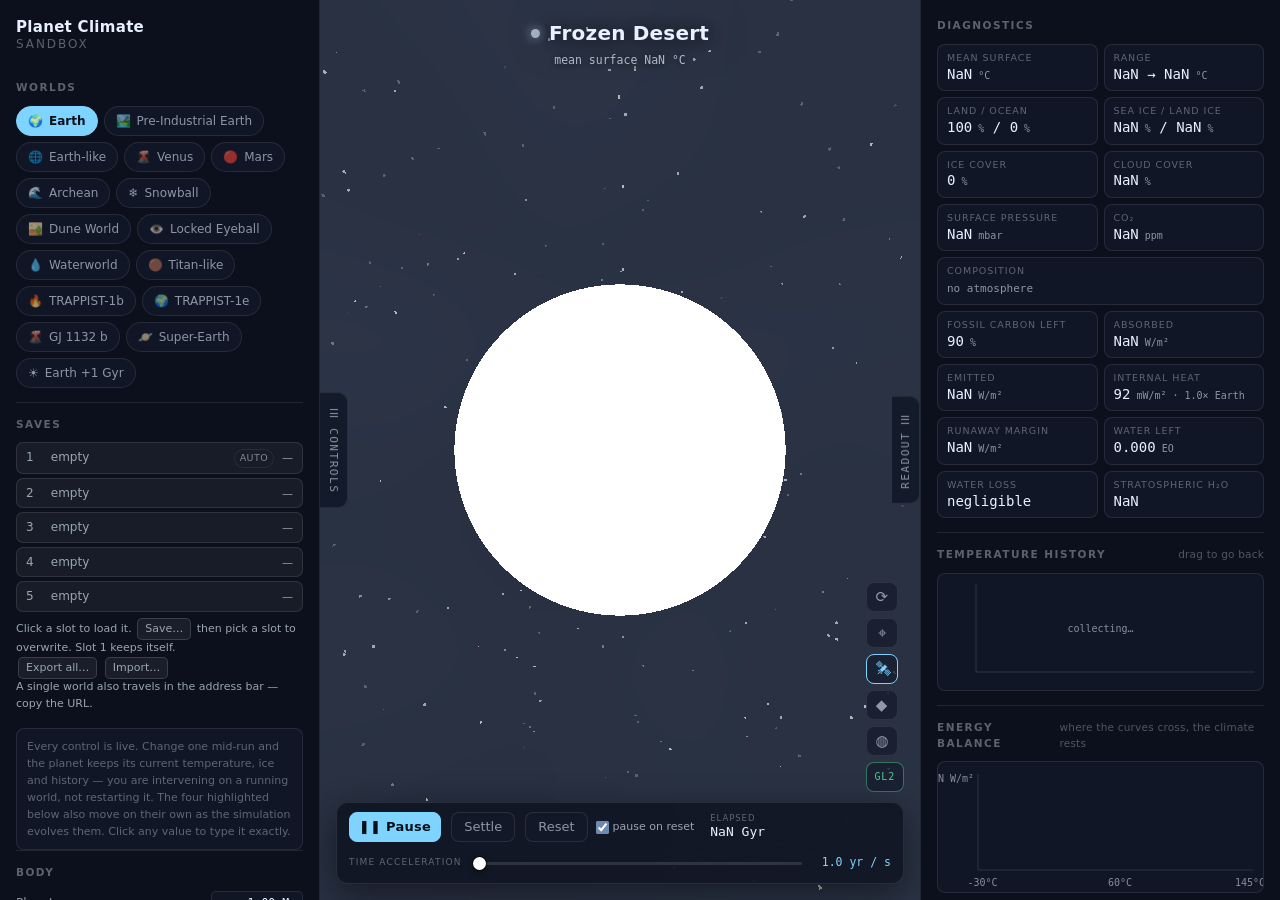
<file: index.html>
<!doctype html>
<html lang="en">
<head>
<meta charset="utf-8">
<meta name="viewport" content="width=device-width, initial-scale=1, viewport-fit=cover">
<title>Planet Climate Sandbox</title>
<meta name="description" content="Build a terrestrial planet and watch its climate evolve over geological time — snowball, habitable, dune world, moist greenhouse, runaway greenhouse.">
<link rel="icon" href="data:image/svg+xml,<svg xmlns='http://www.w3.org/2000/svg' viewBox='0 0 100 100'><text y='.9em' font-size='90'>🌍</text></svg>">
<link rel="stylesheet" href="css/style.css">
</head>
<body>

<div id="app">

  <!-- ================= LEFT: controls ================= -->
  <aside id="controls" class="panel">
    <header class="panel-head">
      <h1>Planet Climate<span>Sandbox</span></h1>
    </header>

    <div class="scroller">
      <section class="group">
        <h2>Worlds</h2>
        <div id="presets" class="chip-row"></div>
      </section>

      <section class="group">
        <h2>Saves</h2>
        <div id="slots" class="slot-row"></div>
        <div class="slot-hint">Click a slot to load it. <button type="button" id="btn-slot-save"
          class="supply-btn">Save…</button> then pick a slot to overwrite. Slot 1 keeps itself.<br>
          <button type="button" id="btn-saves-export" class="supply-btn"
            title="Every saved world in one file, to keep somewhere that is not this browser">Export all…</button>
          <button type="button" id="btn-saves-import" class="supply-btn"
            title="Merge a saves file in. Slots the file does not mention are left alone.">Import…</button>
          <input type="file" id="saves-file" accept="application/json,.json" hidden>
          <br>A single world also travels in the address bar — copy the URL.</div>
      </section>

      <p class="panel-note">Every control is live. Change one mid-run and the planet keeps its
      current temperature, ice and history — you are intervening on a running world, not restarting
      it. The four highlighted below also move on their own as the simulation evolves them.
      Click any value to type it exactly.</p>

      <section class="group">
        <h2>Body</h2>
        <div id="sliders-body"></div>
        <div class="derived" id="derived"></div>
      </section>

      <section class="group">
        <h2>Orbit &amp; Star</h2>
        <div id="sliders-star"></div>
      </section>

      <section class="group">
        <h2>Atmosphere</h2>
        <div id="sliders-atmo"></div>
      </section>

      <section class="group">
        <h2>Surface &amp; Interior</h2>
        <div id="sliders-surface"></div>
      </section>
    </div>
  </aside>

  <!-- ================= CENTRE: planet ================= -->
  <main id="stage">
    <canvas id="planet"></canvas>

    <div id="state-banner">
      <div class="state-name"><span class="swatch"></span><span class="txt">—</span></div>
      <div class="state-reason">—</div>
    </div>

    <div id="scenario-banner" hidden>
      <div class="sc-head"><span class="sc-icon"></span><strong class="sc-name"></strong>
        <button class="sc-close" title="Abandon scenario">✕</button></div>
      <p class="sc-brief"></p>
      <div class="sc-status"></div>
    </div>

    <div id="view-controls">
      <button id="btn-spin" class="icon-btn" title="Pause the planet's rotation" aria-pressed="false">⟳</button>
      <button id="btn-view" class="icon-btn" title="Recentre the view">⌖</button>
      <button id="btn-gfx" class="icon-btn" title="Surface graphics" aria-pressed="true">🛰</button>
      <button id="btn-quality" class="icon-btn" title="Detail: high" aria-pressed="false">◆</button>
      <button id="btn-atmo" class="icon-btn" title="Atmosphere: stylised" aria-pressed="false">◍</button>
      <button id="btn-renderer" class="icon-btn renderer-btn" title="Renderer">GPU</button>
    </div>

    <div id="toast"></div>

    <!-- ================= BOTTOM: clock ================= -->
    <div id="timebar">
      <button id="btn-play" class="icon-btn play-btn" title="Pause the simulation (space)">❚❚  Pause</button>
      <button id="btn-settle" class="icon-btn wide" title="Run until the climate stops changing">Settle</button>
      <button id="btn-reset" class="icon-btn wide" title="Restart this world at t = 0">Reset</button>
      <label id="reset-paused-wrap" class="reset-paused"
             title="Start paused after a reset, so you can set the world up before it runs">
        <input type="checkbox" id="chk-reset-paused" checked> pause on reset
      </label>

      <div class="clock">
        <span class="t-label">elapsed</span>
        <span id="simtime">0 yr</span>
      </div>

      <div class="rate">
        <label for="rate">time acceleration</label>
        <input id="rate" type="range" min="0" max="8.47712" step="0.01" value="0">
        <output id="rate-out">1.0 yr / s</output>
      </div>
    </div>
  </main>

  <!-- ================= RIGHT: readout ================= -->
  <aside id="readout" class="panel">
    <div class="scroller">
      <section class="group">
        <h2>Diagnostics</h2>
        <div id="stats" class="stats"></div>
      </section>

      <section class="group">
        <h2>Temperature history <small>drag to go back</small></h2>
        <canvas class="chart scrub" id="chart-history"
          title="Drag along this chart to put the world back into its own past. Change something from there and it takes a different route — the path you left is dropped unless you saved it."></canvas>
      </section>

      <section class="group">
        <h2>Energy balance <small>where the curves cross, the climate rests</small></h2>
        <canvas class="chart" id="chart-phase"></canvas>
      </section>

      <section class="group">
        <h2>Zonal profile</h2>
        <canvas class="chart" id="chart-profile"></canvas>
      </section>

      <section class="group">
        <h2>Water inventory</h2>
        <canvas class="chart" id="chart-water"></canvas>
      </section>

      <section class="group">
        <h2>Scenarios</h2>
        <div id="scenarios" class="chip-col"></div>
      </section>

      <section class="group">
        <h2>Discovered climates <small><span id="found-count">0</span>/<span id="total-count">20</span></small></h2>
        <div id="statelog" class="state-grid"></div>
        <div id="state-detail" class="state-detail">Reach a climate state to unlock its entry.</div>
      </section>

      <section class="group about">
        <h2>About the model</h2>
        <p>A zonal energy-balance model over 18 equal-area bands. Longwave radiation uses a semi-grey
        two-stream fit anchored to modern Earth (240 W/m²), Venus (161 W/m²) and the
        <em>Simpson–Nakajima runaway limit</em> of 283 W/m² — which the fit reproduces rather than
        imposes, so the runaway greenhouse emerges from the physics.</p>
        <p>Slow processes run on the same accelerated clock: the carbonate–silicate thermostat
        (~1 Myr), snowball CO₂ build-up (5–50 Myr), and hydrogen escape (10⁸–10⁹ yr to lose an ocean).
        Physics advances on simulated time only — the trajectory is identical at any frame rate.</p>
        <p><a href="https://github.com/m1omg/planet-climate-sandbox" id="repo-link" target="_blank" rel="noopener">Source &amp; references</a></p>
      </section>
    </div>
  </aside>
</div>

<button id="panel-left" class="panel-tab" title="Planet controls" aria-pressed="false" aria-label="Show the planet controls">
      <span aria-hidden="true">☰</span><span class="tab-label">Controls</span>
    </button>
    <button id="panel-right" class="panel-tab" title="Readout and scenarios" aria-pressed="false" aria-label="Show the readout and scenarios">
      <span class="tab-label">Readout</span><span aria-hidden="true">☰</span>
    </button>
    <div id="panel-scrim" hidden></div>

<script type="module" src="src/main.js"></script>
</body>
</html>
</file>
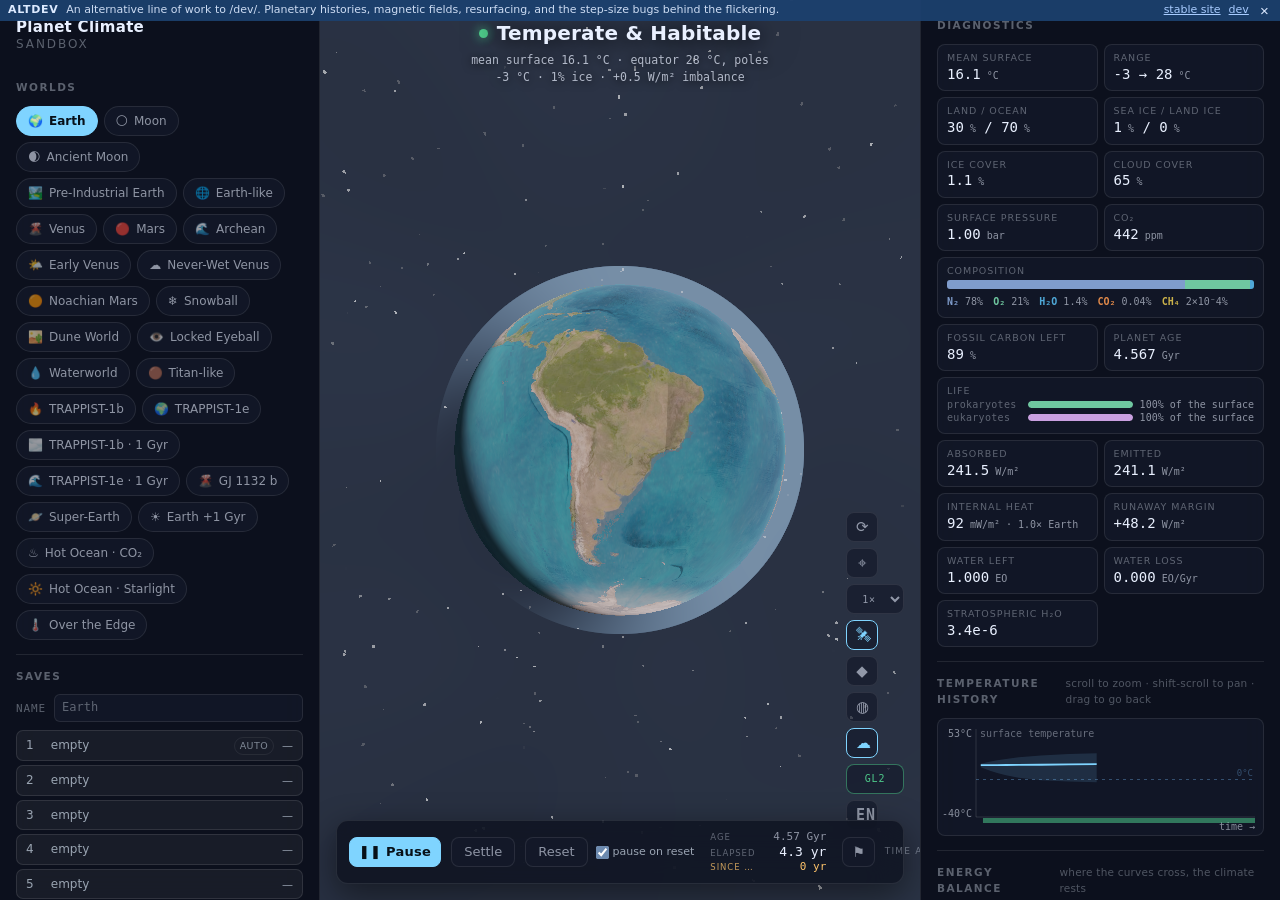
<file: altdev/index.html>
<!doctype html>
<html lang="en">
<head>
<meta charset="utf-8">
<meta name="viewport" content="width=device-width, initial-scale=1, viewport-fit=cover">
<title>[altdev] Planet Climate Sandbox</title>
<meta name="description" content="Build a terrestrial planet and watch its climate evolve over geological time — snowball, habitable, dune world, moist greenhouse, runaway greenhouse.">
<link rel="icon" href="data:image/svg+xml,<svg xmlns='http://www.w3.org/2000/svg' viewBox='0 0 100 100'><text y='.9em' font-size='90'>🌍</text></svg>">
<link rel="stylesheet" href="css/style.css">
</head>
<body>
<script>window.__assetBase = "../assets/";</script>
<div id="devbar"><span class="devbar-tag">ALTDEV</span><span class="devbar-msg">An alternative line of work to /dev/. Planetary histories, magnetic fields, resurfacing, and the step-size bugs behind the flickering.</span><a class="devbar-link" href="../">stable site</a><a class="devbar-link" href="../dev/">dev</a><button type="button" class="devbar-x" aria-label="Dismiss">&#215;</button></div>
<style>
#devbar{position:fixed;top:0;left:0;right:0;z-index:9999;display:flex;align-items:center;gap:.5rem;
  padding:.15rem .5rem;background:rgba(28,64,110,.94);color:#dceaff;
  font:11px/1.5 system-ui,-apple-system,sans-serif;
  /* A notice must never eat a click meant for the app underneath it. */
  pointer-events:none}
#devbar.gone{display:none}
.devbar-tag{font-weight:700;letter-spacing:.06em;flex:none}
.devbar-msg{flex:1 1 auto;min-width:0;overflow:hidden;text-overflow:ellipsis;white-space:nowrap;opacity:.92}
.devbar-link{color:#a8ccff;flex:none;pointer-events:auto}
.devbar-x{flex:none;pointer-events:auto;cursor:pointer;background:none;border:0;color:#dceaff;
  font-size:15px;line-height:1;padding:0 .2rem}
@media (max-width:900px){.devbar-msg{display:none}}
</style>
<script>
(function(){
  var bar=document.getElementById('devbar');
  try{ if(localStorage.getItem('planetclimate.altdev.devbar.v1')==='1') bar.classList.add('gone'); }catch(e){}
  bar.querySelector('.devbar-x').addEventListener('click',function(){
    bar.classList.add('gone');
    try{ localStorage.setItem('planetclimate.altdev.devbar.v1','1'); }catch(e){}
  });
})();
</script>


<div id="app">

  <!-- ================= LEFT: controls ================= -->
  <aside id="controls" class="panel">
    <header class="panel-head">
      <h1>Planet Climate<span>Sandbox</span></h1>
    </header>

    <div class="scroller">
      <section class="group">
        <h2>Worlds</h2>
        <div id="presets" class="chip-row"></div>
      </section>

      <section class="group">
        <h2>Saves</h2>
        <label class="name-row" for="world-name">
          <span>Name</span>
          <input id="world-name" type="text" maxlength="40" autocomplete="off"
                 spellcheck="false" placeholder="Custom world"
                 title="What to call this world. It goes into the save slots, the export file and the log line when you load it. Loading a preset puts its own name back.">
        </label>
        <div id="slots" class="slot-row"></div>
        <div class="slot-hint">Click a slot to load it. <button type="button" id="btn-slot-save"
          class="supply-btn">Save…</button> then pick a slot to overwrite. Slot 1 keeps itself.<br>
          <button type="button" id="btn-saves-export" class="supply-btn"
            title="Every saved world in one file, to keep somewhere that is not this browser">Export all…</button>
          <button type="button" id="btn-saves-import" class="supply-btn"
            title="Merge a saves file in. Slots the file does not mention are left alone.">Import…</button>
          <input type="file" id="saves-file" accept="application/json,.json" hidden>
          <br>A single world also travels in the address bar — copy the URL.</div>
      </section>

      <p class="panel-note">Every control is live. Change one mid-run and the planet keeps its
      current temperature, ice and history — you are intervening on a running world, not restarting
      it. The four highlighted below also move on their own as the simulation evolves them.
      Click any value to type it exactly.</p>

      <section class="group">
        <h2>Body</h2>
        <div id="sliders-body"></div>
        <div class="derived" id="derived"></div>
      </section>

      <section class="group">
        <h2>Orbit &amp; Star</h2>
        <div id="sliders-star"></div>
      </section>

      <section class="group">
        <h2>Atmosphere</h2>
        <div id="sliders-atmo"></div>
      </section>

      <section class="group">
        <h2>Surface &amp; Interior</h2>
        <div id="sliders-surface"></div>
      </section>
    </div>
  </aside>

  <!-- ================= CENTRE: planet ================= -->
  <main id="stage">
    <canvas id="planet"></canvas>

    <div id="state-banner">
      <div class="state-name"><span class="swatch"></span><span class="txt">—</span></div>
      <div class="state-reason">—</div>
    </div>

    <div id="scenario-banner" hidden>
      <div class="sc-head"><span class="sc-icon"></span><strong class="sc-name"></strong>
        <button class="sc-close" title="Abandon scenario">✕</button></div>
      <p class="sc-brief"></p>
      <div class="sc-status"></div>
    </div>

    <div id="view-controls">
      <button id="btn-spin" class="icon-btn" title="Pause the planet's rotation" aria-pressed="false">⟳</button>
      <button id="btn-view" class="icon-btn" title="Recentre the view">⌖</button>
      <select id="pan-speed" class="icon-btn renderer-btn pan-select" title="Panning speed: 1×" aria-label="Panning speed: 1×">
        <option value="0.5">0.5×</option>
        <option value="1" selected>1×</option>
        <option value="2">2×</option>
      </select>
      <button id="btn-gfx" class="icon-btn" title="Surface graphics" aria-pressed="true">🛰</button>
      <button id="btn-quality" class="icon-btn" title="Detail: high" aria-pressed="false">◆</button>
      <button id="btn-atmo" class="icon-btn" title="Atmosphere: stylised" aria-pressed="false">◍</button>
      <button id="btn-clouds" class="icon-btn" title="Clouds: shown" aria-pressed="true">☁</button>
      <button id="btn-renderer" class="icon-btn renderer-btn" title="Renderer">GPU</button>
      <button id="btn-lang" class="icon-btn lang-btn" title="Language">EN</button>
    </div>

    <div id="toast"></div>

    <!-- ================= BOTTOM: clock ================= -->
    <div id="timebar">
      <button id="btn-play" class="icon-btn play-btn" title="Pause the simulation (space)">❚❚  Pause</button>
      <button id="btn-settle" class="icon-btn wide" title="Run until the climate stops changing">Settle</button>
      <button id="btn-reset" class="icon-btn wide" title="Restart this world at t = 0">Reset</button>
      <label id="reset-paused-wrap" class="reset-paused"
             title="Start paused after a reset, so you can set the world up before it runs">
        <input type="checkbox" id="chk-reset-paused" checked> pause on reset
      </label>

      <div class="clock">
        <div class="t-row"><span class="t-label">age</span><span id="worldage">4.57 Gyr</span></div>
        <div class="t-row"><span class="t-label">elapsed</span><span id="simtime">0 yr</span></div>
        <div class="t-row" id="since-row" hidden>
          <span class="t-label" id="since-label">since mark</span><span id="sincetime">0 yr</span>
        </div>
      </div>
      <button id="btn-mark" class="icon-btn mark-btn"
              title="Mark this moment. The clock then also counts from the mark, so you can time an event you are watching.">⚑</button>

      <div class="rate">
        <label for="rate">time acceleration</label>
        <input id="rate" type="range" min="0" max="8.69897" step="0.01" value="0">
        <span class="rate-entry">
          <input id="rate-out" class="rate-val" type="text" inputmode="decimal"
                 spellcheck="false" value="1.0"
                 aria-label="Time acceleration, type to set exactly"
                 title="Type a number — the unit is the menu beside it. A whole rate works too: 500 yr, 2 Myr, 1.5 Gyr.">
          <select id="rate-unit" class="rate-unit" aria-label="Time acceleration unit">
            <option value="1">yr / s</option>
            <option value="1000">kyr / s</option>
            <option value="1000000">Myr / s</option>
            <option value="1000000000">Gyr / s</option>
          </select>
        </span>
        <div class="rate-stops" id="rate-stops">
          <select id="rate-menu" aria-label="Jump to a time acceleration"></select>
          <button type="button" id="btn-slow" class="stop slow-toggle"
                  title="Ease off automatically when the climate tips">ease</button>
          <button type="button" id="btn-fast" class="stop fast-toggle">fast</button>
        </div>
      </div>
    </div>
  </main>

  <!-- ================= RIGHT: readout ================= -->
  <aside id="readout" class="panel">
    <div class="scroller">
      <section class="group">
        <h2>Diagnostics</h2>
        <div id="stats" class="stats"></div>
      </section>

      <section class="group" id="marks-group" hidden>
        <h2>Milestones <small>time between the things you marked</small></h2>
        <div id="marks-list" class="marks"></div>
        <button id="marks-clear" class="icon-btn wide" type="button"
                title="Remove every milestone">Clear all</button>
      </section>

      <section class="group" id="epochs-group" hidden>
        <h2>Climate epochs <small>what this world has been, and for how long</small></h2>
        <div id="epochs-list" class="epochs"></div>
      </section>

      <section class="group">
        <h2>Temperature history <small>scroll to zoom · shift-scroll to pan · drag to go back</small></h2>
        <canvas class="chart scrub" id="chart-history"
          title="Drag along this chart to put the world back into its own past. Change something from there and it takes a different route — the path you left is dropped unless you saved it."></canvas>
      </section>

      <section class="group">
        <h2>Energy balance <small>where the curves cross, the climate rests</small></h2>
        <canvas class="chart" id="chart-phase"></canvas>
      </section>

      <section class="group">
        <h2>Zonal profile <small>hover for one latitude</small></h2>
        <div class="chart-wrap">
          <canvas class="chart probe" id="chart-profile"
            title="Each point is one of the eighteen equal-area bands the model actually solves. Hover or drag along it to read that band."></canvas>
          <div class="chart-tip" id="profile-tip" hidden></div>
        </div>
      </section>

      <section class="group">
        <h2>Water inventory</h2>
        <canvas class="chart" id="chart-water"></canvas>
      </section>

      <section class="group">
        <h2>Scenarios</h2>
        <div id="scenarios" class="chip-col"></div>
      </section>

      <section class="group">
        <h2>Discovered climates <small><span id="found-count">0</span>/<span id="total-count">22</span></small></h2>
        <div id="statelog" class="state-grid"></div>
        <div id="state-detail" class="state-detail">Reach a climate state to unlock its entry.</div>
      </section>

      <section class="group about">
        <h2>About the model</h2>
        <p>A zonal energy-balance model over 18 equal-area bands. Longwave radiation uses a semi-grey
        two-stream fit anchored to modern Earth (240 W/m²), Venus (161 W/m²) and the
        <em>Simpson–Nakajima runaway limit</em> of 283 W/m² — which the fit reproduces rather than
        imposes, so the runaway greenhouse emerges from the physics.</p>
        <p>Slow processes run on the same accelerated clock: the carbonate–silicate thermostat
        (~1 Myr), snowball CO₂ build-up (5–50 Myr), and hydrogen escape (10⁸–10⁹ yr to lose an ocean).
        Physics advances on simulated time only — the trajectory is identical at any frame rate.</p>
        <p><a href="https://github.com/m1omg/planet-climate-sandbox" id="repo-link" target="_blank" rel="noopener">Source &amp; references</a></p>
        <p class="licence">Free software under the <a href="https://www.gnu.org/licenses/gpl-3.0.html" target="_blank" rel="noopener">GNU GPL v3</a> or later, with
        <strong>no warranty</strong>. The page you are running is its own source: every module
        arrives unminified, and the repository above is the corresponding source in full.
        Surface maps are third-party and keep their own terms.</p>
      </section>
    </div>
  </aside>
</div>

<button id="panel-left" class="panel-tab" title="Planet controls" aria-pressed="false" aria-label="Show the planet controls">
      <span aria-hidden="true">☰</span><span class="tab-label">Controls</span>
    </button>
    <button id="panel-right" class="panel-tab" title="Readout and scenarios" aria-pressed="false" aria-label="Show the readout and scenarios">
      <span class="tab-label">Readout</span><span aria-hidden="true">☰</span>
    </button>
    <div id="panel-scrim" hidden></div>

<script type="module" src="src/main.js"></script>
</body>
</html>
</file>
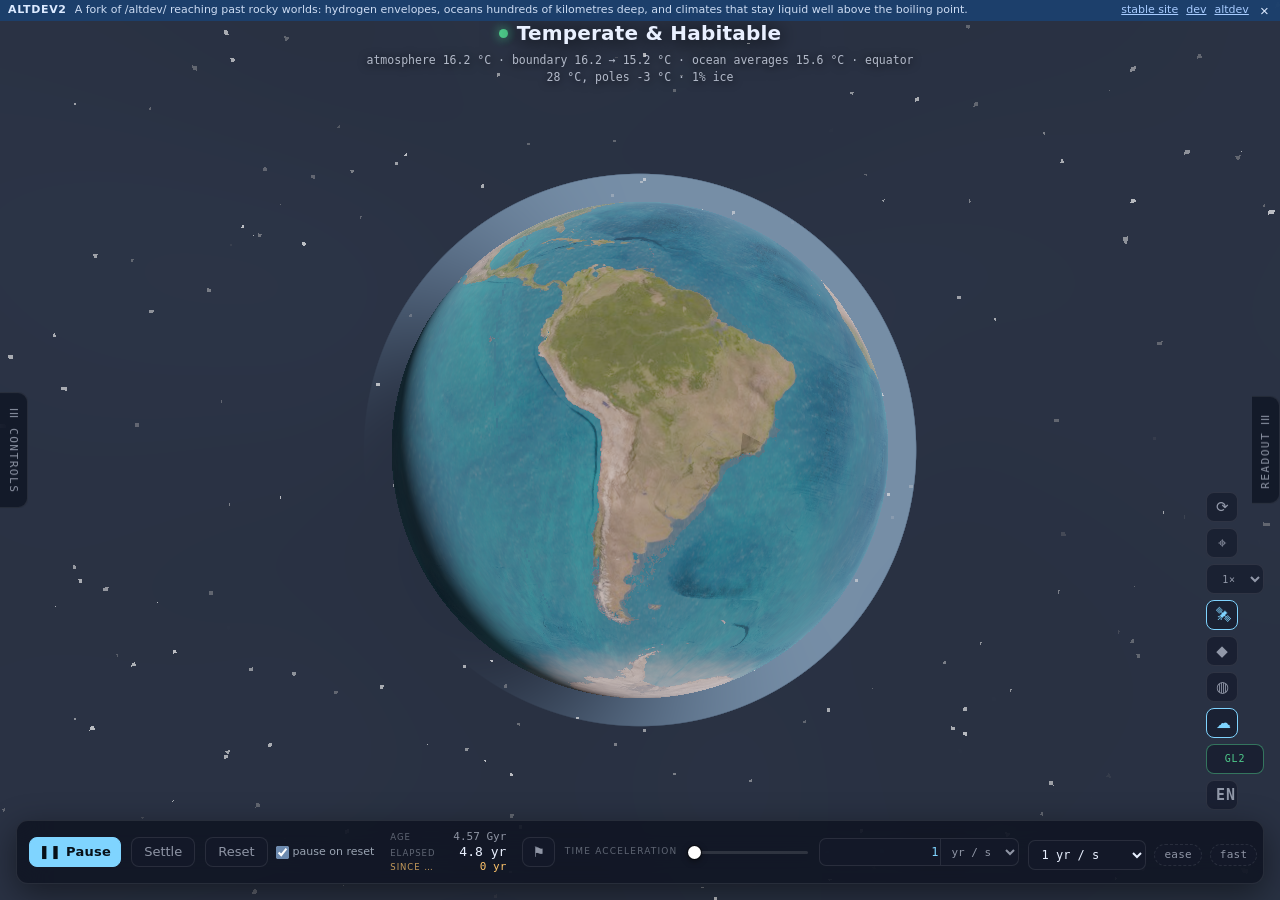
<file: altdev2/index.html>
<!doctype html>
<html lang="en">
<head>
<meta charset="utf-8">
<meta name="viewport" content="width=device-width, initial-scale=1, viewport-fit=cover">
<title>[altdev2] Planet Climate Sandbox</title>
<meta name="description" content="Build a terrestrial planet and watch its climate evolve over geological time — snowball, habitable, dune world, moist greenhouse, runaway greenhouse.">
<link rel="icon" href="data:image/svg+xml,<svg xmlns='http://www.w3.org/2000/svg' viewBox='0 0 100 100'><text y='.9em' font-size='90'>🌍</text></svg>">
<link rel="stylesheet" href="css/style.css">
</head>
<body>
<script>window.__assetBase = "../assets/";</script>
<div id="devbar"><span class="devbar-tag">ALTDEV2</span><span class="devbar-msg">A fork of /altdev/ reaching past rocky worlds: hydrogen envelopes, oceans hundreds of kilometres deep, and climates that stay liquid well above the boiling point.</span><a class="devbar-link" href="../">stable site</a><a class="devbar-link" href="../dev/">dev</a><a class="devbar-link" href="../altdev/">altdev</a><button type="button" class="devbar-x" aria-label="Dismiss">&#215;</button></div>
<style>
#devbar{position:fixed;top:0;left:0;right:0;z-index:9999;display:flex;align-items:center;gap:.5rem;
  padding:.15rem .5rem;background:rgba(28,64,110,.94);color:#dceaff;
  font:11px/1.5 system-ui,-apple-system,sans-serif;
  /* A notice must never eat a click meant for the app underneath it. */
  pointer-events:none}
#devbar.gone{display:none}
.devbar-tag{font-weight:700;letter-spacing:.06em;flex:none}
.devbar-msg{flex:1 1 auto;min-width:0;overflow:hidden;text-overflow:ellipsis;white-space:nowrap;opacity:.92}
.devbar-link{color:#a8ccff;flex:none;pointer-events:auto}
.devbar-x{flex:none;pointer-events:auto;cursor:pointer;background:none;border:0;color:#dceaff;
  font-size:15px;line-height:1;padding:0 .2rem}
@media (max-width:900px){.devbar-msg{display:none}}
</style>
<script>
(function(){
  var bar=document.getElementById('devbar');
  try{ if(localStorage.getItem('planetclimate.altdev2.devbar.v1')==='1') bar.classList.add('gone'); }catch(e){}
  bar.querySelector('.devbar-x').addEventListener('click',function(){
    bar.classList.add('gone');
    try{ localStorage.setItem('planetclimate.altdev2.devbar.v1','1'); }catch(e){}
  });
})();
</script>


<div id="app">

  <!-- ================= LEFT: controls ================= -->
  <aside id="controls" class="panel">
    <header class="panel-head">
      <h1>Planet Climate<span>Sandbox</span></h1>
      <!-- Worlds and Saves fold into menus instead of sitting at the top of the
           scroller. Measured on this build: the two of them cost 782px and put
           the first climate slider below the fold on every screen it was tried
           on, a 1512px laptop included, so the panel opened on the two things
           you use once and pushed away the sliders you came for. The shelf
           lives in the head rather than the scroller so it cannot scroll away,
           and the Worlds button carries the current world's name so folding the
           list away costs nothing it was telling you. -->
      <div class="shelf">
        <button type="button" id="btn-worlds" class="shelf-btn" aria-expanded="false"
          aria-controls="menu-worlds" title="Pick a world to start from, and name it">
          <span aria-hidden="true">🌍</span> Worlds <b id="shelf-world">Earth</b></button>
        <button type="button" id="btn-saves" class="shelf-btn" aria-expanded="false"
          aria-controls="menu-saves" title="Save slots, import and export">
          <span aria-hidden="true">💾</span> Saves</button>
      </div>
    </header>

    <div class="scroller">
      <!-- The planet builder. Hidden until "Build a planet" opens it; it folds
           the three groups that are not the current step and shows what the
           world built so far comes to. No modal: every control stays live. -->
      <div id="builder" class="builder" hidden>
        <div id="builder-steps" class="builder-steps">
          <button type="button">1 · Body</button>
          <button type="button">2 · Star</button>
          <button type="button">3 · Atmosphere</button>
          <button type="button">4 · Surface</button>
        </div>
        <p id="builder-hint" class="builder-hint"></p>
        <div id="builder-live" class="builder-live"></div>
        <div class="builder-nav">
          <button type="button" id="builder-back" class="supply-btn">← Back</button>
          <button type="button" id="builder-next" class="supply-btn">Next →</button>
          <button type="button" id="builder-start" class="supply-btn" hidden>▶ Start the clock</button>
          <button type="button" id="builder-exit" class="supply-btn"
            title="Leave the builder; the world stays as built">✕</button>
        </div>
      </div>
      <p class="panel-note">Every control is live. Change one mid-run and the planet keeps its
      current temperature, ice and history — you are intervening on a running world, not restarting
      it. The four highlighted below also move on their own as the simulation evolves them.
      Click any value to type it exactly.</p>

      <section class="group">
        <h2>Body</h2>
        <div id="sliders-body"></div>
        <div class="derived" id="derived"></div>
      </section>

      <section class="group">
        <h2>Orbit &amp; Star</h2>
        <div id="sliders-star"></div>
      </section>

      <section class="group">
        <h2>Atmosphere</h2>
        <div id="sliders-atmo"></div>
      </section>

      <section class="group">
        <h2>Surface &amp; Interior</h2>
        <div id="sliders-surface"></div>
      </section>
    </div>

    <!-- The menus are siblings of .scroller, not children: a child would be
         clipped by the scroller's own overflow and would scroll away underneath
         the button that opened it. -->
    <div id="menu-scrim" hidden></div>

    <div class="menu" id="menu-worlds" hidden>
      <section class="group">
        <h2>Worlds <small>presets — click one to load it</small></h2>
        <div id="presets" class="chip-row"></div>
      </section>
      <section class="group">
        <h2>From scratch <small>a bare rock, one group at a time</small></h2>
        <button type="button" id="btn-builder" class="chip"
          title="Load an airless, dry, lifeless rock, paused, and build it up group by group"><span>🪨</span>Build a planet</button>
      </section>
    </div>

    <div class="menu" id="menu-saves" hidden>
      <section class="group">
        <h2>Saves</h2>
        <label class="name-row" for="world-name">
          <span>Name</span>
          <input id="world-name" type="text" maxlength="40" autocomplete="off"
                 spellcheck="false" placeholder="Custom world"
                 title="What to call this world. It goes into the save slots, the export file and the log line when you load it. Loading a preset puts its own name back.">
        </label>
        <div id="slots" class="slot-row"></div>
        <div class="slot-hint">Click a slot to load it. <button type="button" id="btn-slot-save"
          class="supply-btn">Save…</button> then pick a numbered slot; it saves over whatever was there.
          The ↻ tile keeps itself and is never written by hand.<br>
          <button type="button" id="btn-saves-export" class="supply-btn"
            title="Every saved world in one file, to keep somewhere that is not this browser">Export all…</button>
          <button type="button" id="btn-saves-import" class="supply-btn"
            title="Merge a saves file in. Slots the file does not mention are left alone.">Import…</button>
          <input type="file" id="saves-file" accept="application/json,.json" hidden>
          <br>A single world also travels in the address bar — copy the URL.</div>
      </section>

    </div>
  </aside>

  <!-- ================= CENTRE: planet ================= -->
  <main id="stage">
    <canvas id="planet"></canvas>

    <div id="state-banner">
      <div class="state-name"><span class="swatch"></span><span class="txt">—</span></div>
      <div class="state-reason">—</div>
    </div>

    <div id="scenario-banner" hidden>
      <div class="sc-head"><span class="sc-icon"></span><strong class="sc-name"></strong>
        <button class="sc-close" title="Abandon scenario">✕</button></div>
      <p class="sc-brief"></p>
      <div class="sc-status"></div>
    </div>

    <div id="view-controls">
      <button id="btn-spin" class="icon-btn" title="Pause the planet's rotation" aria-pressed="false">⟳</button>
      <button id="btn-view" class="icon-btn" title="Recentre the view">⌖</button>
      <select id="pan-speed" class="icon-btn renderer-btn pan-select" title="Panning speed: 1×" aria-label="Panning speed: 1×">
        <option value="0.5">0.5×</option>
        <option value="1" selected>1×</option>
        <option value="2">2×</option>
      </select>
      <button id="btn-gfx" class="icon-btn" title="Surface graphics" aria-pressed="true">🛰</button>
      <button id="btn-quality" class="icon-btn" title="Detail: high" aria-pressed="false">◆</button>
      <button id="btn-atmo" class="icon-btn" title="Atmosphere: stylised" aria-pressed="false">◍</button>
      <button id="btn-clouds" class="icon-btn" title="Clouds: shown" aria-pressed="true">☁</button>
      <button id="btn-renderer" class="icon-btn renderer-btn" title="Renderer">GPU</button>
      <button id="btn-lang" class="icon-btn lang-btn" title="Language">EN</button>
    </div>

    <div id="toast"></div>

    <!-- ================= BOTTOM: clock ================= -->
    <div id="timebar">
      <button id="btn-play" class="icon-btn play-btn" title="Pause the simulation (space)">❚❚  Pause</button>
      <button id="btn-settle" class="icon-btn wide" title="Run until the climate stops changing">Settle</button>
      <button id="btn-reset" class="icon-btn wide" title="Restart this world at t = 0">Reset</button>
      <label id="reset-paused-wrap" class="reset-paused"
             title="Start paused after a reset, so you can set the world up before it runs">
        <input type="checkbox" id="chk-reset-paused" checked> pause on reset
      </label>

      <div class="clock">
        <div class="t-row"><span class="t-label">age</span><span id="worldage">4.57 Gyr</span></div>
        <div class="t-row"><span class="t-label">elapsed</span><span id="simtime">0 yr</span></div>
        <div class="t-row" id="since-row" hidden>
          <span class="t-label" id="since-label">since mark</span><span id="sincetime">0 yr</span>
        </div>
      </div>
      <button id="btn-mark" class="icon-btn mark-btn"
              title="Mark this moment. The clock then also counts from the mark, so you can time an event you are watching.">⚑</button>

      <div class="rate">
        <label for="rate">time acceleration</label>
        <input id="rate" type="range" min="0" max="8.69897" step="0.01" value="0">
        <span class="rate-entry">
          <input id="rate-out" class="rate-val" type="text" inputmode="decimal"
                 spellcheck="false" value="1.0"
                 aria-label="Time acceleration, type to set exactly"
                 title="Type a number — the unit is the menu beside it. A whole rate works too: 500 yr, 2 Myr, 1.5 Gyr.">
          <select id="rate-unit" class="rate-unit" aria-label="Time acceleration unit">
            <option value="1">yr / s</option>
            <option value="1000">kyr / s</option>
            <option value="1000000">Myr / s</option>
            <option value="1000000000">Gyr / s</option>
          </select>
        </span>
        <div class="rate-stops" id="rate-stops">
          <select id="rate-menu" aria-label="Jump to a time acceleration"></select>
          <button type="button" id="btn-slow" class="stop slow-toggle"
                  title="Ease off automatically when the climate tips">ease</button>
          <button type="button" id="btn-fast" class="stop fast-toggle">fast</button>
        </div>
      </div>
    </div>
  </main>

  <!-- ================= RIGHT: readout ================= -->
  <aside id="readout" class="panel">
    <div class="scroller">
      <section class="group">
        <h2>Diagnostics</h2>
        <div id="stats" class="stats"></div>
      </section>

      <section class="group" id="structure-group">
        <h2>Structure <small>what you would pass through on the way down</small></h2>
        <div id="structure" class="structure"></div>
      </section>

      <section class="group" id="marks-group" hidden>
        <h2>Milestones <small>time between the things you marked</small></h2>
        <div id="marks-list" class="marks"></div>
        <button id="marks-clear" class="icon-btn wide" type="button"
                title="Remove every milestone">Clear all</button>
      </section>

      <section class="group" id="epochs-group" hidden>
        <h2>Climate epochs <small>what this world has been, and for how long</small></h2>
        <div id="epochs-list" class="epochs"></div>
      </section>

      <section class="group">
        <h2>Temperature history <small>scroll to zoom · shift-scroll to pan · drag to go back</small></h2>
        <canvas class="chart scrub" id="chart-history"
          title="Drag along this chart to put the world back into its own past. Change something from there and it takes a different route — the path you left is dropped unless you saved it."></canvas>
      </section>

      <section class="group">
        <h2>Energy balance <small>where the curves cross, the climate rests</small></h2>
        <canvas class="chart" id="chart-phase"></canvas>
      </section>

      <section class="group">
        <h2>Zonal profile <small>hover for one latitude</small></h2>
        <div class="chart-wrap">
          <canvas class="chart probe" id="chart-profile"
            title="Each point is one of the eighteen equal-area bands the model actually solves. Hover or drag along it to read that band."></canvas>
          <div class="chart-tip" id="profile-tip" hidden></div>
        </div>
      </section>

      <section class="group">
        <h2>Water inventory</h2>
        <canvas class="chart" id="chart-water"></canvas>
      </section>

      <section class="group">
        <h2>Scenarios</h2>
        <div id="scenarios" class="chip-col"></div>
      </section>

      <section class="group">
        <h2>Discovered climates <small><span id="found-count">0</span>/<span id="total-count">17</span></small></h2>
        <div id="statelog" class="state-grid"></div>
        <div id="state-detail" class="state-detail">Reach a climate state to unlock its entry.</div>
      </section>

      <section class="group about">
        <h2>About the model</h2>
        <p>A zonal energy-balance model over 18 equal-area bands. Longwave radiation uses a semi-grey
        two-stream fit anchored to modern Earth (240 W/m²), Venus (161 W/m²) and the
        <em>Simpson–Nakajima runaway limit</em> of 283 W/m² — which the fit reproduces rather than
        imposes, so the runaway greenhouse emerges from the physics.</p>
        <p>Slow processes run on the same accelerated clock: the carbonate–silicate thermostat
        (~1 Myr), snowball CO₂ build-up (5–50 Myr), and hydrogen escape (10⁸–10⁹ yr to lose an ocean).
        Physics advances on simulated time only — the trajectory is identical at any frame rate.</p>
        <p><a href="https://github.com/m1omg/planet-climate-sandbox" id="repo-link" target="_blank" rel="noopener">Source &amp; references</a></p>
        <p class="licence">Free software under the <a href="https://www.gnu.org/licenses/gpl-3.0.html" target="_blank" rel="noopener">GNU GPL v3</a> or later, with
        <strong>no warranty</strong>. The page you are running is its own source: every module
        arrives unminified, and the repository above is the corresponding source in full.
        Surface maps are third-party and keep their own terms.</p>
      </section>
    </div>
  </aside>
</div>

<button id="panel-left" class="panel-tab" title="Planet controls" aria-pressed="false" aria-label="Show the planet controls">
      <span aria-hidden="true">☰</span><span class="tab-label">Controls</span>
    </button>
    <button id="panel-right" class="panel-tab" title="Readout and scenarios" aria-pressed="false" aria-label="Show the readout and scenarios">
      <span class="tab-label">Readout</span><span aria-hidden="true">☰</span>
    </button>
    <div id="panel-scrim" hidden></div>

<script type="module" src="src/main.js"></script>
</body>
</html>
</file>
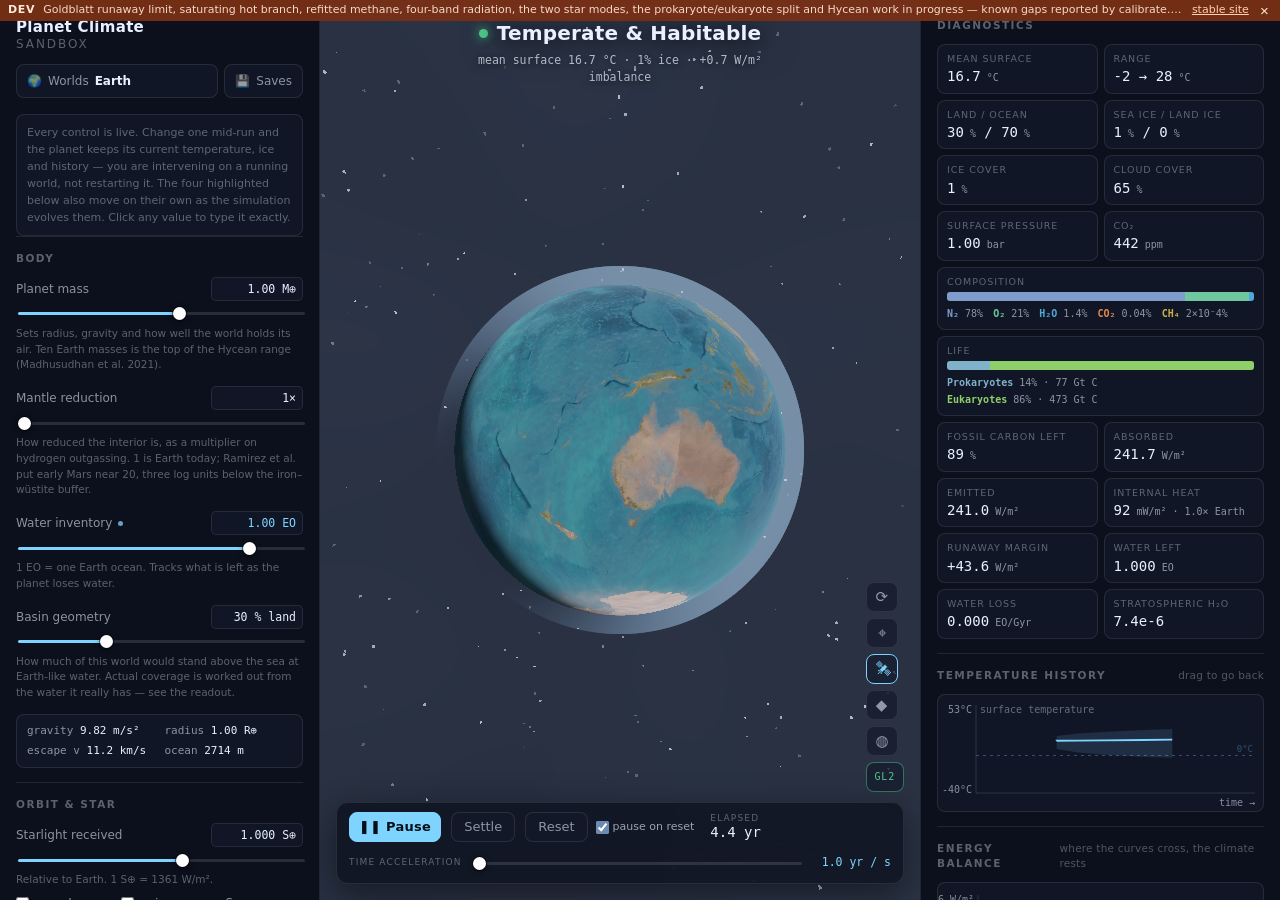
<file: dev/index.html>
<!doctype html>
<html lang="en">
<head>
<meta charset="utf-8">
<meta name="viewport" content="width=device-width, initial-scale=1, viewport-fit=cover">
<title>[dev] Planet Climate Sandbox</title>
<meta name="description" content="Build a terrestrial planet and watch its climate evolve over geological time — snowball, habitable, dune world, moist greenhouse, runaway greenhouse.">
<link rel="icon" href="data:image/svg+xml,<svg xmlns='http://www.w3.org/2000/svg' viewBox='0 0 100 100'><text y='.9em' font-size='90'>🌍</text></svg>">
<link rel="stylesheet" href="css/style.css">
</head>
<body>
<div id="devbar"><span class="devbar-tag">DEV</span><span class="devbar-msg">Goldblatt runaway limit, saturating hot branch, refitted methane, four-band radiation, the two star modes, the prokaryote/eukaryote split and Hycean work in progress — known gaps reported by calibrate.mjs</span><a class="devbar-link" href="../">stable site</a><button type="button" class="devbar-x" aria-label="Dismiss">×</button></div>
<style>
#devbar{position:fixed;top:0;left:0;right:0;z-index:9999;display:flex;align-items:center;gap:.5rem;
  padding:.15rem .5rem;background:rgba(122,47,22,.94);color:#ffe9d6;
  font:11px/1.5 system-ui,-apple-system,sans-serif;
  /* A notice must never eat a click meant for the app underneath it. */
  pointer-events:none}
#devbar.gone{display:none}
.devbar-tag{font-weight:700;letter-spacing:.06em;flex:none}
.devbar-msg{flex:1 1 auto;min-width:0;overflow:hidden;text-overflow:ellipsis;white-space:nowrap;opacity:.92}
.devbar-link{color:#ffd0ae;flex:none;pointer-events:auto}
.devbar-x{flex:none;pointer-events:auto;cursor:pointer;background:none;border:0;color:#ffe9d6;
  font-size:15px;line-height:1;padding:0 .2rem}
@media (max-width:900px){.devbar-msg{display:none}}
</style>
<script>
(function(){
  var bar=document.getElementById('devbar');
  var k='planetclimate.dev.devbar.v1';
  try{ if(localStorage.getItem(k)==='1') bar.classList.add('gone'); }catch(e){}
  bar.querySelector('.devbar-x').addEventListener('click',function(){
    bar.classList.add('gone');
    try{ localStorage.setItem(k,'1'); }catch(e){}
  });
})();
</script>


<div id="app">

  <!-- ================= LEFT: controls ================= -->
  <aside id="controls" class="panel">
    <header class="panel-head">
      <h1>Planet Climate<span>Sandbox</span></h1>
      <!-- Worlds and Saves used to sit at the top of the scroller and cost 769px
           between them, which put the first climate control at 966px -- below the
           fold on every screen this was measured on, a 1512px laptop included.
           They are the two things you use once and then stop using; the sliders
           are what you came for. So they fold into menus and the panel opens on
           the physics. The shelf lives in the head rather than the scroller so
           it cannot scroll away from you. -->
      <div class="shelf">
        <button type="button" id="btn-worlds" class="shelf-btn" aria-expanded="false"
          aria-controls="menu-worlds" title="Pick a world to start from, and name it">
          <span aria-hidden="true">🌍</span> Worlds <b id="shelf-world">Earth</b></button>
        <button type="button" id="btn-saves" class="shelf-btn" aria-expanded="false"
          aria-controls="menu-saves" title="Save slots, import and export">
          <span aria-hidden="true">💾</span> Saves</button>
      </div>
    </header>

    <div class="scroller">
      <p class="panel-note">Every control is live. Change one mid-run and the planet keeps its
      current temperature, ice and history — you are intervening on a running world, not restarting
      it. The four highlighted below also move on their own as the simulation evolves them.
      Click any value to type it exactly.</p>

      <section class="group">
        <h2>Body</h2>
        <div id="sliders-body"></div>
        <div class="derived" id="derived"></div>
      </section>

      <section class="group">
        <h2>Orbit &amp; Star</h2>
        <div id="sliders-star"></div>
      </section>

      <section class="group">
        <h2>Atmosphere</h2>
        <div id="sliders-atmo"></div>
      </section>

      <section class="group">
        <h2>Surface &amp; Interior</h2>
        <div id="sliders-surface"></div>
      </section>
    </div>

    <div id="menu-scrim" hidden></div>

    <div class="menu" id="menu-worlds" hidden>
      <section class="group">
        <h2>Worlds</h2>
        <div id="presets" class="chip-row"></div>
        <label class="world-name">Name<input type="text" id="world-name" maxlength="28"
          placeholder="Custom world" autocomplete="off" spellcheck="false"
          title="What to call this planet. It travels with the world into the save slots and the export file."></label>
      </section>
    </div>

    <div class="menu" id="menu-saves" hidden>
      <section class="group">
        <h2>Saves</h2>
        <div id="slots" class="slot-row"></div>
        <div class="slot-hint">Click a slot to load it. <button type="button" id="btn-slot-save"
          class="supply-btn">Save…</button> then pick a slot to overwrite. Slot 1 keeps itself.<br>
          <button type="button" id="btn-saves-export" class="supply-btn"
            title="Every saved world in one file, to keep somewhere that is not this browser">Export all…</button>
          <button type="button" id="btn-saves-import" class="supply-btn"
            title="Merge a saves file in. Slots the file does not mention are left alone.">Import…</button>
          <input type="file" id="saves-file" accept="application/json,.json" hidden>
          <br>A single world also travels in the address bar — copy the URL.</div>
      </section>
    </div>
  </aside>

  <!-- ================= CENTRE: planet ================= -->
  <main id="stage">
    <canvas id="planet"></canvas>

    <div id="state-banner">
      <div class="state-name"><span class="swatch"></span><span class="txt">—</span></div>
      <div class="state-reason">—</div>
    </div>

    <div id="scenario-banner" hidden>
      <div class="sc-head"><span class="sc-icon"></span><strong class="sc-name"></strong>
        <button class="sc-close" title="Abandon scenario">✕</button></div>
      <p class="sc-brief"></p>
      <div class="sc-status"></div>
    </div>

    <div id="view-controls">
      <button id="btn-spin" class="icon-btn" title="Pause the planet's rotation" aria-pressed="false">⟳</button>
      <button id="btn-view" class="icon-btn" title="Recentre the view">⌖</button>
      <button id="btn-gfx" class="icon-btn" title="Surface graphics" aria-pressed="true">🛰</button>
      <button id="btn-quality" class="icon-btn" title="Detail: high" aria-pressed="false">◆</button>
      <button id="btn-atmo" class="icon-btn" title="Atmosphere: stylised" aria-pressed="false">◍</button>
      <button id="btn-renderer" class="icon-btn renderer-btn" title="Renderer">GPU</button>
    </div>

    <div id="toast"></div>

    <!-- ================= BOTTOM: clock ================= -->
    <div id="timebar">
      <button id="btn-play" class="icon-btn play-btn" title="Pause the simulation (space)">❚❚  Pause</button>
      <button id="btn-settle" class="icon-btn wide" title="Run until the climate stops changing">Settle</button>
      <button id="btn-reset" class="icon-btn wide" title="Restart this world at t = 0">Reset</button>
      <label id="reset-paused-wrap" class="reset-paused"
             title="Start paused after a reset, so you can set the world up before it runs">
        <input type="checkbox" id="chk-reset-paused" checked> pause on reset
      </label>

      <div class="clock">
        <span class="t-label">elapsed</span>
        <span id="simtime">0 yr</span>
      </div>

      <div class="rate">
        <label for="rate">time acceleration</label>
        <input id="rate" type="range" min="0" max="8.47712" step="0.01" value="0">
        <output id="rate-out">1.0 yr / s</output>
      </div>
    </div>
  </main>

  <!-- ================= RIGHT: readout ================= -->
  <aside id="readout" class="panel">
    <div class="scroller">
      <section class="group">
        <h2>Diagnostics</h2>
        <div id="stats" class="stats"></div>
      </section>

      <section class="group">
        <h2>Temperature history <small>drag to go back</small></h2>
        <canvas class="chart scrub" id="chart-history"
          title="Drag along this chart to put the world back into its own past. Change something from there and it takes a different route — the path you left is dropped unless you saved it."></canvas>
      </section>

      <section class="group">
        <h2>Energy balance <small>where the curves cross, the climate rests</small></h2>
        <canvas class="chart" id="chart-phase"></canvas>
      </section>

      <section class="group">
        <h2>Zonal profile</h2>
        <canvas class="chart" id="chart-profile"></canvas>
      </section>

      <section class="group">
        <h2>Water inventory</h2>
        <canvas class="chart" id="chart-water"></canvas>
      </section>

      <section class="group">
        <h2>Scenarios</h2>
        <div id="scenarios" class="chip-col"></div>
      </section>

      <section class="group">
        <h2>Discovered climates <small><span id="found-count">0</span>/<span id="total-count">22</span></small></h2>
        <div id="statelog" class="state-grid"></div>
        <div id="state-detail" class="state-detail">Reach a climate state to unlock its entry.</div>
      </section>

      <section class="group about">
        <h2>About the model</h2>
        <p>A zonal energy-balance model over 18 equal-area bands. Longwave radiation uses a semi-grey
        two-stream fit anchored to modern Earth (240 W/m²), Venus (161 W/m²) and the
        <em>Simpson–Nakajima runaway limit</em> of 283 W/m² — which the fit reproduces rather than
        imposes, so the runaway greenhouse emerges from the physics.</p>
        <p>Slow processes run on the same accelerated clock: the carbonate–silicate thermostat
        (~1 Myr), snowball CO₂ build-up (5–50 Myr), and hydrogen escape (10⁸–10⁹ yr to lose an ocean).
        Physics advances on simulated time only — the trajectory is identical at any frame rate.</p>
        <p><a href="https://github.com/m1omg/planet-climate-sandbox" id="repo-link" target="_blank" rel="noopener">Source &amp; references</a></p>
      </section>
    </div>
  </aside>
</div>

<button id="panel-left" class="panel-tab" title="Planet controls" aria-pressed="false" aria-label="Show the planet controls">
      <span aria-hidden="true">☰</span><span class="tab-label">Controls</span>
    </button>
    <button id="panel-right" class="panel-tab" title="Readout and scenarios" aria-pressed="false" aria-label="Show the readout and scenarios">
      <span class="tab-label">Readout</span><span aria-hidden="true">☰</span>
    </button>
    <div id="panel-scrim" hidden></div>

<script>window.__assetBase = "../assets/"; window.__storageScope = "dev";</script>
<script type="module" src="src/main.js"></script>
</body>
</html>
</file>
<file: css/style.css>
:root{
  --bg:#070a12;
  --panel:rgba(14,19,32,0.82);
  --panel-2:rgba(20,27,44,0.7);
  --line:rgba(255,255,255,0.09);
  --line-2:rgba(255,255,255,0.16);
  --fg:#e9f0ff;
  --fg-dim:rgba(233,240,255,0.58);
  --fg-faint:rgba(233,240,255,0.36);
  --accent:#7fd4ff;
  --accent-2:#ffc46b;
  --good:#4ec98a;
  --bad:#ff6b57;
  --radius:12px;
  --mono:ui-monospace,"SF Mono",Menlo,Consolas,monospace;
}

*{box-sizing:border-box}
html,body{height:100%;margin:0}
body{
  background:var(--bg);
  color:var(--fg);
  font:14px/1.5 system-ui,-apple-system,"Segoe UI",Roboto,sans-serif;
  overflow:hidden;
  -webkit-font-smoothing:antialiased;
}

/* The two column widths are variables because three things have to agree about
   them: the grid, the edge tab that sits at each panel's inner boundary, and
   the collapsed state, which is the same number set to zero. They live on
   `body` rather than on `#app` so the tabs -- which are fixed, and siblings of
   #app rather than children -- can read them too. */
body{--col-left:320px;--col-right:360px}
body.hide-left{--col-left:0px}
body.hide-right{--col-right:0px}
#app{
  display:grid;
  grid-template-columns:var(--col-left) minmax(0,1fr) var(--col-right);
  height:100dvh;
}

/* ---------------- panels ---------------- */
.panel{
  background:var(--panel);
  backdrop-filter:blur(18px);
  -webkit-backdrop-filter:blur(18px);
  display:flex;flex-direction:column;min-height:0;
  border-right:1px solid var(--line);
  position:relative;z-index:3;
}
#readout{border-right:none;border-left:1px solid var(--line)}
.scroller{overflow-y:auto;overflow-x:hidden;padding:4px 16px 28px;flex:1;scrollbar-width:thin;scrollbar-color:var(--line-2) transparent}
.scroller::-webkit-scrollbar{width:9px}
.scroller::-webkit-scrollbar-thumb{background:var(--line-2);border-radius:5px;border:3px solid transparent;background-clip:content-box}

.panel-head{padding:18px 16px 10px}
.panel-head h1{
  margin:0;font-size:15px;font-weight:650;letter-spacing:.02em;line-height:1.25;
}
.panel-head h1 span{display:block;font-weight:400;color:var(--fg-faint);font-size:12px;letter-spacing:.16em;text-transform:uppercase}

/* ---------------- the Worlds / Saves shelf ---------------- */
/* Two menus over the panel rather than two sections in it: the pair cost 782px
   of the scroller and put the first climate slider past the fold. */
.shelf{display:flex;gap:6px;margin-top:12px}
.shelf-btn{
  font:inherit;font-size:12px;color:var(--fg-dim);background:var(--panel-2);
  border:1px solid var(--line);border-radius:8px;padding:7px 10px;cursor:pointer;
  display:flex;align-items:center;gap:6px;min-width:0;transition:.15s;
}
.shelf-btn:first-child{flex:1 1 auto}
.shelf-btn:hover{color:var(--fg);border-color:var(--line-2);background:rgba(255,255,255,.07)}
.shelf-btn[aria-expanded=true]{color:var(--accent);border-color:var(--accent);background:rgba(127,212,255,.10)}
.shelf-btn b{font-weight:600;color:var(--fg);overflow:hidden;text-overflow:ellipsis;white-space:nowrap;min-width:0}
.shelf-btn[aria-expanded=true] b{color:var(--accent)}

/* The menu is a sibling of .scroller, not a child: a child would be clipped by
   the scroller's own overflow and would scroll away underneath the button. */
.menu{
  position:absolute;left:10px;right:10px;top:var(--shelf-bottom,104px);z-index:12;
  max-height:calc(100% - var(--shelf-bottom,104px) - 16px);overflow-y:auto;
  background:var(--panel-2);backdrop-filter:blur(18px);-webkit-backdrop-filter:blur(18px);
  border:1px solid var(--line-2);border-radius:var(--radius);
  box-shadow:0 18px 44px rgba(0,0,0,.55);
  padding:2px 14px 12px;
  scrollbar-width:thin;scrollbar-color:var(--line-2) transparent;
}
.menu[hidden]{display:none}
.menu .group{border-top:none}
/* Clicking anywhere else puts the menu away, which needs something to catch the
   click. It sits under the menu and over everything else in the panel. */
#menu-scrim{position:fixed;inset:0;z-index:11}
#menu-scrim[hidden]{display:none}

.group{padding:14px 0;border-top:1px solid var(--line)}
.group:first-child{border-top:none}
.group>h2{
  margin:0 0 10px;font-size:10.5px;font-weight:650;letter-spacing:.14em;
  text-transform:uppercase;color:var(--fg-faint);
  display:flex;justify-content:space-between;align-items:baseline;gap:8px;
}
.group>h2 small{font-weight:400;letter-spacing:.02em;text-transform:none;font-size:10.5px;opacity:.85}

/* ---------------- sliders ---------------- */
.ctl{margin-bottom:13px}
.ctl-top{display:flex;justify-content:space-between;align-items:baseline;gap:8px;margin-bottom:4px}
.ctl-top label{font-size:12px;color:var(--fg-dim)}
.ctl-top input.val{font:11.5px/1 var(--mono);color:var(--fg);background:var(--panel-2);
  padding:4px 6px;border-radius:5px;border:1px solid var(--line);white-space:nowrap;
  width:92px;text-align:right;transition:border-color .15s,background .15s}
.ctl-top input.val:hover{border-color:var(--line-2)}
.ctl-top input.val:focus{outline:none;border-color:var(--accent);background:rgba(127,212,255,.10);
  color:var(--fg);text-align:left}
.ctl-top input.val.bad{border-color:var(--bad);color:var(--bad)}
.ctl-sub{font:11px/1.35 var(--mono);color:var(--fg-dim);margin-top:3px;opacity:.85}
.ctl-note{font-size:10.5px;color:var(--fg-faint);margin-top:3px}

input[type=range]{
  -webkit-appearance:none;appearance:none;width:100%;height:18px;background:transparent;cursor:grab;display:block;
}
input[type=range]:active{cursor:grabbing}
input[type=range]::-webkit-slider-runnable-track{height:3px;border-radius:2px;
  background:linear-gradient(90deg,var(--accent) var(--fill,50%),rgba(255,255,255,0.12) var(--fill,50%))}
input[type=range]::-moz-range-track{height:3px;border-radius:2px;background:rgba(255,255,255,0.12)}
input[type=range]::-moz-range-progress{height:3px;border-radius:2px;background:var(--accent)}
input[type=range]::-webkit-slider-thumb{
  -webkit-appearance:none;width:13px;height:13px;border-radius:50%;background:#fff;
  margin-top:-5px;border:none;box-shadow:0 0 0 1px rgba(0,0,0,.5),0 2px 6px rgba(0,0,0,.5);
  transition:transform .12s ease}
input[type=range]:hover::-webkit-slider-thumb{transform:scale(1.18)}
input[type=range]::-moz-range-thumb{width:13px;height:13px;border-radius:50%;background:#fff;border:none}

.toggle{display:flex;align-items:center;justify-content:space-between;gap:10px;margin-bottom:12px}
.toggle label{font-size:12px;color:var(--fg-dim)}
.switch{position:relative;width:38px;height:21px;border-radius:11px;background:rgba(255,255,255,0.12);
  border:1px solid var(--line);cursor:pointer;transition:background .18s;flex:none}
.switch::after{content:'';position:absolute;top:2px;left:2px;width:15px;height:15px;border-radius:50%;
  background:#fff;transition:transform .18s cubic-bezier(.3,1.4,.5,1)}
.switch[aria-pressed=true]{background:var(--accent)}
.switch[aria-pressed=true]::after{transform:translateX(17px)}

.panel-note{font-size:11px;line-height:1.55;color:var(--fg-faint);margin:2px 0 0;
  padding:9px 10px;background:var(--panel-2);border:1px solid var(--line);border-radius:8px}

/* controls the simulation drives by itself */
.ctl.live .ctl-top label::after{content:'';display:inline-block;width:5px;height:5px;border-radius:50%;
  background:var(--accent);margin-left:6px;vertical-align:middle;opacity:.75}
.ctl.live input.val{color:var(--accent)}

.derived{
  display:grid;grid-template-columns:1fr 1fr;gap:5px 10px;margin-top:10px;
  padding:9px 10px;background:var(--panel-2);border:1px solid var(--line);border-radius:8px;
  font:11px/1.35 var(--mono);color:var(--fg-dim);
}
.derived b{color:var(--fg);font-weight:500}

/* ---------------- chips ---------------- */
.chip-row{display:flex;flex-wrap:wrap;gap:6px}
.chip-col{display:flex;flex-direction:column;gap:6px}
.chip{
  font:inherit;font-size:12px;color:var(--fg-dim);background:var(--panel-2);
  border:1px solid var(--line);border-radius:999px;padding:5px 11px;cursor:pointer;
  transition:.15s;display:inline-flex;align-items:center;gap:6px;
}
.chip:hover{color:var(--fg);border-color:var(--line-2);background:rgba(255,255,255,.07)}
.chip.active{color:#071018;background:var(--accent);border-color:var(--accent);font-weight:600}
.chip-col .chip{border-radius:9px;text-align:left;justify-content:flex-start;padding:9px 11px;line-height:1.35}
.chip-col .chip b{display:block;color:var(--fg);font-weight:600;font-size:12.5px}
.chip-col .chip.active b{color:#071018}
.chip-col .chip span{font-size:11px;opacity:.75}

/* Real-interior pairs under the internal-heat slider. Smaller than the world
   chips: these live inside a control rather than above the panel. */
.chip-row.body-heat{margin-top:8px;gap:4px}
.chip-row.body-heat .chip{font-size:11px;padding:3px 8px;border-radius:7px}

/* ---------------- stage ---------------- */
/* A container, so the timebar inside it can lay itself out by how much room
   IT has rather than by how wide the window is. Those stopped being the same
   question when the panels became collapsible: at 1440px the stage is 760px
   with both panels open and 1440 with both away, and a viewport media query
   cannot tell those apart. Nothing inside is position:fixed, so the layout
   containment this brings costs nothing. */
#stage{position:relative;min-width:0;overflow:hidden;background:#05070d;
  container:stage / inline-size}
#planet{position:absolute;inset:0;width:100%;height:100%;display:block;
  cursor:grab;touch-action:none;user-select:none;-webkit-user-select:none}
#planet.dragging{cursor:grabbing}
/* software rendering: the planet is drawn small and scaled up, so let the
   browser smooth it rather than showing the pixels */
body.software-render #planet{image-rendering:auto}

/* The rail stacks up the right-hand side, above the clock. Where "above the
   clock" is has to be measured, not guessed: the clock sits 16px off the bottom
   and is 64px tall on one row, so it owns 80px -- and the old hard-coded 70px
   put the bottom of the rail ten pixels INSIDE it. The language button lost its
   chrome and its lower half at every desktop size, which is how it was found.
   The clock also wraps to two rows when the centre column is narrow, so even a
   corrected constant would only have been right at one width.

   --bar is the clock's measured height, kept current by a ResizeObserver in
   main.js. The narrow-screen rule below has used it since the renderer button
   was clipped the same way; this is the same fix for the layout that bug was
   never noticed in.

   The column deliberately does NOT wrap. Letting it wrap seemed like a free
   safety net for a short window and cost the rail its right edge: a wrapping
   flex box stops shrink-to-fitting to one button's width, so the column landed
   in the middle of the planet. The short-window case already has an answer --
   the rule below turns the rail horizontal under 600px tall -- and above that
   the column and the clock fit together, which browsercheck hit-tests at four
   window sizes. */
#view-controls{
  position:absolute;right:16px;bottom:calc(var(--bar,64px) + 26px);z-index:4;
  display:flex;flex-direction:column;gap:6px;
}
#view-controls .icon-btn{width:32px;font-size:15px;line-height:1}
#view-controls .icon-btn[aria-pressed=true]{color:var(--accent);border-color:var(--accent)}
#view-controls .icon-btn:disabled{opacity:.4}
#view-controls #btn-quality[aria-pressed=true]{color:var(--accent-2);border-color:var(--accent-2)}
/* Which renderer is running, and the switch between them. Reads as a label
   because that is mostly what it is: the state matters more than the action. */
#view-controls .renderer-btn{width:auto;padding:0 8px;font:10px/1 var(--mono);letter-spacing:.08em}
#view-controls .pan-select{min-width:58px;padding:0 4px;color-scheme:dark;text-align:center}
/* The rail's --panel-2 is translucent, which is right for a button sitting over
   the planet and wrong for the popup the browser paints from it: the option
   list came out as dark text on the dark canvas showing through. The open menu
   needs its own opaque ground. */
#view-controls .pan-select option{background:#131b2c;color:var(--fg)}
#view-controls .pan-select option:checked{background:#1e2a44;color:var(--accent)}
#view-controls .renderer-btn[data-kind=software]{color:var(--accent-2);border-color:var(--accent-2)}
#view-controls .renderer-btn[data-kind=gpu]{color:var(--good);border-color:rgba(78,201,138,.5)}

#state-banner{
  position:absolute;top:18px;left:50%;transform:translateX(-50%);
  text-align:center;pointer-events:none;z-index:2;max-width:min(560px,86%);
}
.state-name{display:flex;align-items:center;justify-content:center;gap:9px;
  font-size:20px;font-weight:600;letter-spacing:.01em;
  text-shadow:0 2px 18px rgba(0,0,0,.85),0 0 40px rgba(0,0,0,.6)}
.state-name .swatch{width:9px;height:9px;border-radius:50%;background:#fff;box-shadow:0 0 12px currentColor}
.state-reason{margin-top:4px;font:11.5px/1.45 var(--mono);color:rgba(233,240,255,.72);
  text-shadow:0 1px 10px rgba(0,0,0,.9)}

#scenario-banner{
  position:absolute;top:16px;left:16px;width:290px;z-index:4;
  background:var(--panel);backdrop-filter:blur(18px);border:1px solid var(--line-2);
  border-radius:var(--radius);padding:12px 13px;box-shadow:0 12px 40px rgba(0,0,0,.5);
}
.sc-head{display:flex;align-items:center;gap:8px;font-size:13.5px}
.sc-head .sc-icon{font-size:16px}
.sc-close{margin-left:auto;background:none;border:none;color:var(--fg-faint);cursor:pointer;font-size:13px;padding:2px 4px;border-radius:4px}
.sc-close:hover{color:var(--fg);background:rgba(255,255,255,.08)}
.sc-brief{margin:7px 0 0;font-size:11.5px;line-height:1.5;color:var(--fg-dim)}
.sc-status{margin-top:9px;font:11px/1.4 var(--mono);color:var(--accent-2)}
.sc-status.win{color:var(--good)}
.sc-status.lose{color:var(--bad)}

#toast{
  position:absolute;left:50%;bottom:96px;transform:translate(-50%,14px);
  background:var(--panel);border:1px solid var(--line-2);border-radius:10px;
  padding:9px 15px;font-size:12.5px;opacity:0;pointer-events:none;transition:.35s;
  box-shadow:0 10px 32px rgba(0,0,0,.55);z-index:5;max-width:78%;text-align:center;
}
#toast.show{opacity:1;transform:translate(-50%,0)}

/* ---------------- time bar ---------------- */
#timebar{
  position:absolute;left:16px;right:16px;bottom:16px;z-index:4;
  display:flex;align-items:center;gap:10px;flex-wrap:wrap;
  background:var(--panel);backdrop-filter:blur(18px);
  border:1px solid var(--line);border-radius:var(--radius);padding:9px 12px;
  box-shadow:0 10px 34px rgba(0,0,0,.45);
}
.icon-btn{
  font:inherit;font-size:13px;color:var(--fg-dim);background:var(--panel-2);
  border:1px solid var(--line);border-radius:8px;height:30px;min-width:32px;padding:0 9px;
  cursor:pointer;transition:.15s;flex:none;
}
.icon-btn:hover{color:var(--fg);border-color:var(--line-2);background:rgba(255,255,255,.08)}
.icon-btn.wide{padding:0 12px}
.icon-btn:disabled{opacity:.45;cursor:default}

/* The play/pause control is the one button people hunt for, so give it a real
   label, a fixed width so it does not jump when the label changes, and a colour
   that says at a glance which state the simulation is in. */
.play-btn{
  min-width:92px;font-weight:600;letter-spacing:.02em;
  color:#071018;background:var(--accent);border-color:var(--accent);
}
.play-btn:hover{color:#071018;background:#9adeff;border-color:#9adeff}
.play-btn.paused{color:#071018;background:var(--good);border-color:var(--good)}
.play-btn.paused:hover{background:#6fdca2;border-color:#6fdca2}
.icon-btn.busy{color:var(--accent-2);border-color:var(--accent-2)}
/* Three clocks, because "how long has this been running" is three different
   questions. `age` is how old the object is including everything before the
   simulation started -- a preset that begins in the Archean is already 1.15 Gyr
   old at t=0 and saying "elapsed 2 Gyr" hides that. `elapsed` is the run.
   `since` is time from the last milestone the player dropped, and it appears
   only once there is one. */
.clock{display:flex;flex-direction:column;line-height:1.1;padding:0 6px;flex:none;min-width:128px}
.clock .t-row{display:flex;align-items:baseline;justify-content:space-between;gap:8px}
.clock .t-label{font-size:8.5px;letter-spacing:.11em;text-transform:uppercase;color:var(--fg-faint);
  white-space:nowrap;overflow:hidden;text-overflow:ellipsis;max-width:9ch}
#simtime{font:13px/1.25 var(--mono);color:var(--fg)}
#worldage{font:11px/1.25 var(--mono);color:var(--fg-dim)}
#sincetime{font:11px/1.25 var(--mono);color:var(--accent-2)}
#since-row .t-label{color:var(--accent-2);opacity:.75}
.mark-btn{flex:none;padding:0 9px;font-size:14px;line-height:1}
.mark-btn.has-mark{color:var(--accent-2);border-color:var(--accent-2)}
/* The container query further down wraps the clock below 1250px of stage, and
   1250 was measured in English. Slovak labels are longer -- "spomaliť",
   "rýchlo", "ZRÝCHLENIE ČASU" -- so at 1280, which is what a 1080p laptop at 150%
   scaling actually gives you, one row stopped fitting before the query fired and
   the fast button was clipped off the end of the bar. A breakpoint is a guess at
   when the content will not fit, and the content is language-dependent.

   So this asks the content instead. The minimum is what the row really needs,
   capped at the bar's width: whenever it does not fit, the bar wraps and this
   takes a row of its own, in any language, at any width. Below 1250 the query
   still sets it full-width and nothing changes; min() rather than a bare
   max-content because min-width beats max-width in flex sizing and would
   otherwise push the row back out over the edge on a narrow stage. */
.rate{display:flex;align-items:center;gap:9px;flex:1;min-width:min(100%,max-content)}
.rate label{font-size:9px;letter-spacing:.13em;text-transform:uppercase;color:var(--fg-faint);flex:none}
/* 60px was a nub. On one row at 760px of stage the slider is the only thing in
   .rate that can give, so it gave everything: label 113 + entry 140 + stops 229
   want 542px of a 166px box, and the slider collapsed to its minimum while the
   rest overflowed. The floor is what a slider needs to be draggable at all; the
   container query below is what actually makes room for it. */
.rate input{flex:1;min-width:120px}
.rate output{font:11.5px/1 var(--mono);color:var(--accent);min-width:78px;text-align:right;flex:none;transition:color .2s}
.rate output.throttled{color:var(--accent-2)}
.rate output.throttled::after{content:' ⏳'}

/* ---------------- stats & charts ---------------- */
.stats{display:grid;grid-template-columns:1fr 1fr;gap:6px}
.stat{background:var(--panel-2);border:1px solid var(--line);border-radius:8px;padding:7px 9px}
.stat .k{font-size:9.5px;letter-spacing:.1em;text-transform:uppercase;color:var(--fg-faint);
  /* Two lines, not one and an ellipsis. A truncated label is worse than a tall
     tile -- "REZERVA DO NEKONTROL…" names nothing -- and translations are
     routinely longer than the English they replace. The grid row stretches to
     whichever tile needs the second line, which is what it is for. */
  overflow:hidden;display:-webkit-box;-webkit-line-clamp:2;-webkit-box-orient:vertical;
  line-height:1.25;overflow-wrap:anywhere}
.stat .v{font:14px/1.25 var(--mono);color:var(--fg);margin-top:2px}
.stat .v small{font-size:10px;color:var(--fg-dim)}
.stat.wide{grid-column:span 2}
.stat.warn .v{color:var(--accent-2)}
.stat.bad .v{color:var(--bad)}

.chart{width:100%;height:118px;display:block;background:var(--panel-2);
  border:1px solid var(--line);border-radius:8px}
#chart-phase{height:132px}

/* ---------------- discovery log ---------------- */
.state-grid{display:grid;grid-template-columns:1fr 1fr;gap:5px}
.state-card{
  display:flex;align-items:center;gap:7px;text-align:left;
  background:var(--panel-2);border:1px solid var(--line);border-radius:7px;
  padding:6px 8px;font:inherit;font-size:11px;color:var(--fg-faint);cursor:pointer;
  transition:.18s;overflow:hidden;
}
.state-card .dot{width:7px;height:7px;border-radius:50%;flex:none;opacity:.28;transition:.25s}
.state-card .nm{
  /* Same reason as the readout tiles: a Slovak climate name is routinely twice
     the width of the English one, and "Suchý nekontrolo…" identifies nothing.
     Up to three lines here -- the grid row stretches, and the two columns stay
     level with each other because flex items in a row share a height. */
  overflow:hidden;display:-webkit-box;-webkit-line-clamp:3;-webkit-box-orient:vertical;
  line-height:1.3;overflow-wrap:anywhere}
.state-card.found{color:var(--fg)}
.state-card.found .dot{opacity:1;box-shadow:0 0 9px currentColor}
.state-card:hover{border-color:var(--line-2);background:rgba(255,255,255,.06)}
.state-card.just-found{animation:pop 2.2s ease}
@keyframes pop{
  0%{transform:scale(1)}12%{transform:scale(1.07);box-shadow:0 0 0 3px rgba(127,212,255,.28)}
  40%{transform:scale(1)}100%{box-shadow:0 0 0 0 rgba(127,212,255,0)}
}
.state-detail{margin-top:9px;font-size:11.5px;line-height:1.55;color:var(--fg-dim);
  background:var(--panel-2);border:1px solid var(--line);border-radius:8px;padding:9px 10px}

.about p{font-size:11.5px;line-height:1.6;color:var(--fg-dim);margin:0 0 9px}
/* Two letters, same footprint as the renderer button beside it. */
.lang-btn{font:600 10px/1 ui-monospace,SFMono-Regular,Menlo,monospace;letter-spacing:.06em}
/* The GPL asks an interactive program to show the notice; it is a footnote to the
   panel rather than part of the argument, so it sits a size down and behind a rule. */
.about p.licence{font-size:10.5px;opacity:.78;border-top:1px solid var(--line);padding-top:8px}
.about a{color:var(--accent)}

/* Panel tabs. One at each edge, at thumb height, each toggling the panel it
   points at -- rather than one button cycling through three states, which gave
   no clue what the next tap would do.
   They were phone-only, and that was wrong on any window the drawer breakpoint
   does not catch: a 1440x675 laptop viewport is neither under 1080 wide nor
   under 600 tall, so it got the fixed three-column layout with no way to put
   either panel away. Reported from a 1440x900 MacBook. They are shown at every
   size now; what changes with the size is what they DO -- below the breakpoint
   they slide a drawer over the page, above it they collapse a grid column and
   give the width to the planet. */
.panel-tab{
  display:flex;position:fixed;top:50%;transform:translateY(-50%);z-index:30;
  align-items:center;gap:6px;padding:14px 8px;
  background:rgba(18,24,40,.92);border:1px solid var(--line);color:var(--fg-dim);
  backdrop-filter:blur(8px);cursor:pointer;
  writing-mode:vertical-rl;font:11px/1 var(--mono);letter-spacing:.14em;text-transform:uppercase;
}
/* At the panel's inner edge while it is open, at the screen edge once it is
   collapsed -- the same variable the grid column uses, so the tab cannot drift
   away from the boundary it marks. */
#panel-left{left:var(--col-left);border-left:0;border-radius:0 10px 10px 0}
/* The rotation goes INSIDE `transform`, after the centring translate, rather
   than in the separate `rotate` property. The individual transform properties
   are applied before `transform`, so `rotate:180deg` turned the element first
   and `translateY(-50%)` then ran in the turned frame and pushed it DOWN --
   leaving this tab exactly its own height below the one opposite it. Visible
   in any screenshot with both tabs in it, and it had been there since they
   were written. */
#panel-right{
  right:var(--col-right);border-right:0;border-radius:10px 0 0 10px;
  transform:translateY(-50%) rotate(180deg);
}
.panel-tab{transition:left .28s cubic-bezier(.4,0,.2,1),right .28s cubic-bezier(.4,0,.2,1)}
/* A collapsed column is zero wide, and a zero-wide grid cell still paints its
   border and still lets a long word poke out of it. */
body.hide-left #controls,body.hide-right #readout{overflow:hidden;border-width:0}
.panel-tab[aria-pressed=true]{color:var(--accent);border-color:var(--accent)}
.panel-tab:active{background:rgba(30,40,64,.95)}
#panel-scrim{display:none}

/* ---------------- responsive ---------------- */
@media (max-width:1180px){
  body{--col-left:290px;--col-right:310px}
  body.hide-left{--col-left:0px}
  body.hide-right{--col-right:0px}
}
/* The drawer layout, and what puts the page into it.
   Three columns need about 1100px before the middle one stops being a slot: at
   1000px the two panels are 600 of it and the planet gets 400. So the width
   trigger is 1080, not the 940 it used to be -- between the two the page was
   technically "desktop" and unusable.
   A short window is the same problem turned ninety degrees: the panels scroll,
   but the timebar, the view controls and the planet have to share what is left,
   and under 600px they do not fit. Either condition alone is enough. */
@media (max-width:1080px), (max-height:600px){
  #app{grid-template-columns:1fr}
  .panel{
    position:fixed;top:0;bottom:0;width:min(340px,86vw);z-index:20;
    transform:translateX(-102%);transition:transform .3s cubic-bezier(.4,0,.2,1);
    box-shadow:0 0 60px rgba(0,0,0,.6);
  }
  #controls{left:0}
  #readout{right:0;left:auto;transform:translateX(102%);border-left:1px solid var(--line)}
  body.show-left #controls,body.show-right #readout{transform:translateX(0)}
  /* Back to the screen edge: in drawer mode the panel is out of the grid, so
     there is no inner boundary for the tab to sit at, and `--col-left` is about
     a column that no longer exists. The collapse state is ignored here for the
     same reason -- a drawer is already put away. */
  #panel-left{left:0}
  #panel-right{right:0}
  body.hide-left #controls,body.hide-right #readout{overflow:visible;border-width:0 1px 0 0}
  #readout{border-width:0 0 0 1px}
  /* A panel is open: the tab would sit on top of it, and tapping the darkened
     rest of the screen should put it away again. */
  body.show-left #panel-left,body.show-right #panel-right{opacity:0;pointer-events:none}
  #panel-scrim{position:fixed;inset:0;z-index:19;background:rgba(4,7,14,.5)}
  body.show-left #panel-scrim,body.show-right #panel-scrim{display:block}
  /* The view controls run along the bottom instead of stacking up the side.
     Stacked, the column grew past the top of the wrapped timebar and the
     renderer button was clipped off the screen entirely. --bar is the timebar's
     measured height, because it wraps to two rows on a narrow screen. */
  #view-controls{
    flex-direction:row;flex-wrap:wrap;justify-content:flex-end;
    left:10px;right:10px;bottom:calc(var(--bar,104px) + 10px);gap:8px;
  }
  #view-controls .icon-btn{width:38px;height:34px;font-size:16px}
  #view-controls .renderer-btn{height:34px}
  #view-controls .pan-select{width:auto;min-width:62px;font-size:12px}
  #scenario-banner{width:min(280px,72vw);top:56px}
  #timebar{flex-wrap:wrap;gap:8px}
  .rate{order:5;width:100%;flex-basis:100%}
  /* The clock is three rows now, so give it room to be narrow instead of tall:
     at this width it shares the first row with four buttons and a checkbox. */
  .clock{min-width:96px;padding:0 2px}
  .clock .t-label{max-width:7ch}
}
/* The rate control takes its own row as soon as the timebar cannot give it one.
   Measured: the buttons, the clock and the mark want about 500px, and .rate
   wants 113 + 180 + 140 + 229 plus gaps -- so under about 1220px of timebar the
   two cannot share a line. Wrapped, the slider gets 219px at 760px of stage
   instead of 60. Keyed to the stage rather than the viewport because collapsing
   a panel changes this and resizing the window is not the only way to get here. */
@container stage (max-width:1250px){
  #timebar{flex-wrap:wrap}
  .rate{order:5;width:100%;flex-basis:100%}
}
/* ...and one step further in, the stops go under the slider rather than beside
   it. A whole row of its own is still not much for .rate at 760px of stage --
   the label, the number entry and the stops want 482 of the 728 between them,
   leaving the slider 130px. Dropping the stops to their own line gives it 457. */
@container stage (max-width:820px){
  .rate{flex-wrap:wrap}
  .rate-stops{flex-basis:100%}
}
@media (prefers-reduced-motion:reduce){
  *{animation-duration:.01ms!important;transition-duration:.01ms!important}
}

/* Atmospheric composition: a proportion bar with the numbers under it. The bar
   alone cannot show a trace gas, and 0.04% CO2 is the whole modern greenhouse,
   so the numbers carry what the bar physically cannot. */
.stat.wide{grid-column:1/-1}
.comp-bar{display:flex;height:9px;border-radius:3px;overflow:hidden;
  background:rgba(255,255,255,.07);margin:3px 0 5px}
.comp-bar i{display:block;height:100%}
.comp-list{font:10px/1.55 var(--mono);color:var(--fg-dim);
  display:flex;flex-wrap:wrap;gap:2px 10px}
.comp-list b{font-weight:600}
.comp-none{font:11px/1 var(--mono);color:var(--fg-dim)}

/* ---- the fossil reserve, under the Industrial CO2 slider ---------------- */
.supply {
  display: flex; align-items: center; gap: 8px;
  margin-top: 7px; font-size: 11px;
}
.supply-bar {
  flex: 1 1 auto; height: 5px; min-width: 40px;
  border-radius: 3px; overflow: hidden;
  background: rgba(255, 255, 255, 0.10);
}
.supply-bar > i {
  display: block; height: 100%; width: 100%;
  background: linear-gradient(90deg, #6d8bb0, #b08a5a);
  transition: width 0.25s linear;
}
.supply-bar > i.spent { background: #7c4a3a; }
.supply-left {
  flex: 0 0 auto; min-width: 3.6em; text-align: right;
  color: var(--dim, #9aa4b2); font-variant-numeric: tabular-nums;
}
.supply-left.spent { color: #d08a6a; }
.supply-btn {
  flex: 0 0 auto; cursor: pointer;
  padding: 2px 7px; font: inherit; font-size: 11px;
  color: var(--dim, #9aa4b2);
  background: rgba(255, 255, 255, 0.06);
  border: 1px solid rgba(255, 255, 255, 0.14); border-radius: 5px;
}
.supply-btn:hover { color: #fff; background: rgba(255, 255, 255, 0.13); }
.supply-inf {
  flex: 0 0 auto; display: flex; align-items: center; gap: 4px;
  cursor: pointer; color: var(--dim, #9aa4b2); white-space: nowrap;
}
.supply-inf input { accent-color: #b08a5a; margin: 0; }

/* ---- pause-on-reset, beside the Reset button ---------------------------- */
.reset-paused {
  display: flex; align-items: center; gap: 4px;
  margin-left: -2px; font-size: 11px; white-space: nowrap;
  color: var(--dim, #9aa4b2); cursor: pointer; user-select: none;
}
.reset-paused input { accent-color: #6d8bb0; margin: 0; }
.reset-paused:hover { color: #fff; }
@media (max-width:1080px), (max-height:600px) { .reset-paused { display: none; } }

/* ---- save slots --------------------------------------------------------- */
.slot-row { display: flex; flex-direction: column; gap: 4px; }
.slot {
  display: grid; grid-template-columns: 1.4em 1fr auto auto; align-items: baseline; gap: 8px;
  width: 100%; padding: 5px 9px; cursor: pointer; text-align: left;
  font: inherit; font-size: 12px; color: var(--fg, #e8edf4);
  background: rgba(255, 255, 255, 0.05);
  border: 1px solid rgba(255, 255, 255, 0.10); border-radius: 7px;
}
.slot:hover { background: rgba(255, 255, 255, 0.11); border-color: rgba(255, 255, 255, 0.22); }
.slot.empty { color: var(--dim, #9aa4b2); }
.slot.armed { border-color: #b08a5a; box-shadow: 0 0 0 1px rgba(176, 138, 90, 0.35) inset; }
.slot-n { color: var(--dim, #9aa4b2); font-variant-numeric: tabular-nums; }
.slot-name { overflow: hidden; text-overflow: ellipsis; white-space: nowrap; }
.slot-sub { color: var(--dim, #9aa4b2); font-size: 11px; font-variant-numeric: tabular-nums; }
.slot-hint { margin-top: 6px; font-size: 11px; line-height: 1.5; color: var(--dim, #9aa4b2); }
.slot-hint .supply-btn { margin: 0 2px; }
/* Slot 1 says what it is, quietly. Its own grid column, and the column is there
   on every slot even when the badge is not, so the elapsed time stays lined up
   down the row. Adding a fourth child to a three-column grid was what pushed
   the time onto a second line. */
.slot-auto {
  font-size: 9.5px; letter-spacing: .04em; text-transform: uppercase;
  color: var(--dim, #9aa4b2); border: 1px solid var(--line, rgba(255,255,255,.14));
  border-radius: 999px; padding: 1px 5px; opacity: .8;
}
.slot-auto:empty { border: 0; padding: 0; }
/* The autosave is not one of the five and should not look like one: set apart
   by a rule above it and a dimmer ground, so 'the app writes here' and 'I write
   here' are told apart before they are read. */
.slot.slot-is-auto {
  margin-top: 6px; background: rgba(255, 255, 255, 0.025);
  border-style: dashed; border-color: rgba(255, 255, 255, 0.16);
}
.slot.slot-is-auto:hover { background: rgba(255, 255, 255, 0.075); }
/* One click from losing what is in it. */
.slot.warn {
  border-color: #c4736a; box-shadow: 0 0 0 1px rgba(196, 115, 106, 0.35) inset;
}

/* The temperature chart is a control as well as a picture: drag along it to put
   the world back into its own past. */
.chart.scrub { cursor: ew-resize; touch-action: none; }
.supply-btn.busy { color: #f0d9b8; background: rgba(176, 138, 90, 0.25); border-color: #b08a5a; }

/* A readout that follows the pointer along the zonal profile. The chart draws
   eighteen bands and there is no room to label any of them, so the numbers live
   here instead: the band the pointer is over, and what it is doing. */
.chart-wrap{position:relative}
.chart.probe{cursor:crosshair;touch-action:none}
.chart-tip{
  position:absolute;top:6px;pointer-events:none;z-index:4;
  background:rgba(10,15,26,.94);border:1px solid var(--line-2);border-radius:6px;
  padding:5px 7px;font:11px/1.45 var(--mono);color:var(--fg);white-space:nowrap;
  box-shadow:0 4px 16px rgba(0,0,0,.45);
}
.chart-tip b{color:var(--accent-2);font-weight:600}
.chart-tip .tip-sub{color:var(--fg-dim);display:block}

/* Naming a world. Sits above the slots because the name is what the slots show,
   and because it is the one field here that is about the world rather than
   about its physics. */
.name-row{display:flex;align-items:center;gap:8px;margin:0 0 8px}
.name-row>span{font:11px/1 var(--mono);letter-spacing:.08em;text-transform:uppercase;
  color:var(--fg-faint);flex:0 0 auto}
.name-row input{
  flex:1 1 auto;min-width:0;background:var(--panel-2);color:var(--fg);
  border:1px solid var(--line);border-radius:6px;padding:5px 7px;
  font:12px/1.3 var(--mono);
}
.name-row input:focus{outline:none;border-color:var(--accent)}
.name-row input::placeholder{color:var(--fg-faint)}

/* Two populations, two bars. The faint bar behind each one is what the climate
   could support: the gap between it and the filled part is life that has not
   got there yet, which on the eukaryote line can be most of a billion years. */
.life-row{display:grid;grid-template-columns:74px 1fr auto;align-items:center;gap:7px;margin:3px 0}
.life-k{font:10px/1 var(--mono);color:var(--fg-faint);letter-spacing:.03em}
.life-bar{position:relative;height:7px;border-radius:4px;background:rgba(255,255,255,.07);overflow:hidden}
.life-bar i{position:absolute;left:0;top:0;bottom:0;border-radius:4px}
.life-room{background:rgba(255,255,255,.13)}
.life-fill{transition:width .25s}
.life-v{font:10px/1 var(--mono);color:var(--fg-dim);white-space:nowrap}

/* Tappable stops under a slider. A logarithmic control covering nine decades
   cannot be driven with a thumb -- a millimetre is a factor of ten -- so the
   values worth landing on exactly get a button, and the slider covers the rest. */
.stop{
  flex:0 0 auto;background:var(--panel-2);border:1px solid var(--line);
  color:var(--fg-dim);border-radius:999px;padding:3px 9px;cursor:pointer;
  font:11px/1.25 var(--mono);letter-spacing:.02em;transition:.15s;
  -webkit-tap-highlight-color:transparent;
}
.stop:hover{color:var(--fg);border-color:var(--line-2)}
.stop:active{background:rgba(30,40,64,.95)}
.stop.active{color:var(--accent);border-color:var(--accent);background:rgba(127,212,255,.10)}
.rate-stops{display:flex;align-items:center;gap:8px;margin-top:6px;grid-column:1/-1}
/* The acceleration menu. A dropdown rather than a row of chips because the row
   did not fit a tablet: seven buttons wrapped to two lines and pushed the
   timebar over the planet. A select is one line at any width, and on a phone or
   tablet the platform opens it as a full-height list, which is the easiest
   possible thing to hit with a thumb. */
#rate-menu{
  flex:1 1 auto;min-width:0;background:var(--panel-2);color:var(--fg);
  border:1px solid var(--line);border-radius:7px;padding:6px 8px;
  font:12px/1.3 var(--mono);cursor:pointer;
}
#rate-menu:focus{outline:none;border-color:var(--accent)}
/* The typed rate. This was a bare <input> with no rules of its own, which in a
   dark interface means the browser's own white box with a black caret in it --
   the one obviously foreign thing on the page. It is two controls now: a number
   and its unit, because "type 250000000" is not a reasonable thing to ask of
   someone who wants a quarter of a billion years a second. */
.rate-entry{display:flex;align-items:stretch;flex:none;
  border:1px solid var(--line);border-radius:7px;overflow:hidden;background:var(--panel-2)}
.rate-entry:focus-within{border-color:var(--accent)}
.rate-val{
  width:5.5ch;text-align:right;background:transparent;border:0;color:var(--accent);
  font:12px/1 var(--mono);padding:6px 2px 6px 8px;
}
.rate-val:focus{outline:none}
.rate-val.throttled{color:var(--accent-2)}
/* Eased reads as a deliberate act rather than a struggle, so it gets the same
   amber as the switch that caused it but says so with a flag, not an hourglass. */
.rate-val.eased{color:var(--accent-2)}
.rate-entry:has(.rate-val.eased){border-color:var(--accent-2)}
.rate-entry:has(.rate-val.throttled){border-color:var(--accent-2)}
.rate-unit{
  background:transparent;border:0;border-left:1px solid var(--line);color:var(--fg-dim);
  font:11px/1 var(--mono);padding:0 4px 0 6px;cursor:pointer;
}
.rate-unit:focus{outline:none;color:var(--fg)}
@media (pointer:coarse){ .rate-val{font-size:13px;padding:9px 2px 9px 9px}
                         .rate-unit{font-size:12px} }

/* The auto-ease switch, next to fast for the same reason: it decides how fast
   this runs. Amber rather than blue because when it is on it is taking the
   clock off the player, and that should look like a state and not a default. */
.slow-toggle{border-style:dashed}
.slow-toggle.active{border-style:solid;color:var(--accent-2);border-color:var(--accent-2);
  background:rgba(255,190,120,.10)}
.slow-toggle.easing{animation:easepulse 1.1s ease-in-out infinite}
@keyframes easepulse{50%{background:rgba(255,190,120,.28)}}
@media (pointer:coarse){ #rate-menu{padding:9px 10px;font-size:13px} }
.ctl-stops{display:flex;flex-wrap:wrap;gap:5px;margin:6px 0 2px}
/* Touch targets: on a coarse pointer the chips get taller, because the whole
   point of them is to be hittable with a thumb. */
@media (pointer:coarse){ .stop{padding:7px 12px;font-size:12px} }

/* The accuracy switch sits with the speed stops because it is the other speed
   control, but it is a mode rather than a value -- hence the separator. */
.fast-toggle{margin-left:auto;border-style:dashed}
.fast-toggle.active{border-style:solid}

/* ---------------- milestones ---------------- */
/* One row per mark: what it was called, when it happened, and how long after
   the mark before it -- which is the number the whole feature exists for. */
.marks{display:flex;flex-direction:column;gap:4px}
.mark-row{display:grid;grid-template-columns:minmax(0,1fr) auto auto auto;align-items:center;gap:6px;
  background:var(--panel-2);border:1px solid var(--line);border-radius:8px;padding:5px 7px}
.mark-row input{background:transparent;border:0;color:var(--fg);font:12px/1.2 var(--sans,inherit);
  min-width:0;padding:1px 2px;border-radius:4px}
.mark-row input:focus{outline:none;background:rgba(255,255,255,.07)}
.mark-when{font:10.5px/1.2 var(--mono);color:var(--fg-faint);white-space:nowrap;
  background:none;border:0;padding:2px 4px;border-radius:4px;cursor:pointer}
.mark-when:hover:not(:disabled){color:var(--accent);background:rgba(255,255,255,.07)}
.mark-when:disabled{cursor:default}

/* ---------------- climate epochs ---------------- */
.epochs{display:flex;flex-direction:column;gap:3px}
.epoch-row{display:grid;grid-template-columns:auto 1fr auto auto;align-items:center;gap:7px;
  padding:4px 6px;border-radius:6px;background:var(--panel-2);border:1px solid var(--line)}
.epoch-row.current{border-color:var(--line-2)}
.epoch-dot{width:7px;height:7px;border-radius:50%;flex:none}
.epoch-row.current .epoch-dot{box-shadow:0 0 8px currentColor}
.epoch-name{font-size:11px;color:var(--fg);overflow:hidden;
  display:-webkit-box;-webkit-line-clamp:2;-webkit-box-orient:vertical;
  line-height:1.25;overflow-wrap:anywhere}
.epoch-span{font:10.5px/1.2 var(--mono);color:var(--fg-faint);white-space:nowrap}
.epoch-row.current .epoch-span{color:var(--accent-2)}
.epoch-back{background:none;border:0;color:var(--fg-faint);cursor:pointer;font-size:13px;
  line-height:1;padding:2px 4px;border-radius:4px}
.epoch-back:hover:not(:disabled){color:var(--accent);background:rgba(255,255,255,.07)}
.epoch-back:disabled{opacity:.3;cursor:default}
#marks-clear{margin-top:6px;font-size:11px;width:100%}
.mark-gap{font:10.5px/1.2 var(--mono);color:var(--accent-2);white-space:nowrap}
.mark-drop{background:none;border:0;color:var(--fg-faint);cursor:pointer;font-size:13px;
  line-height:1;padding:0 2px}
.mark-drop:hover{color:var(--bad)}

/* The layer cross-section in the readout. A stack of proportional bands, each
   carrying its own thickness, because the compression that keeps eight
   kilometres of air and two hundred of ice in the same picture is not something
   the eye can read a number off. */
.structure { display: flex; flex-direction: column; gap: 2px; border-radius: 6px;
  overflow: hidden; font-size: 11px; line-height: 1.1; }
.structure .layer { display: grid; grid-template-columns: 1fr; align-content: center;
  gap: 2px; padding: 3px .55em; color: #0d1520; min-height: 48px; box-sizing: border-box;
  text-shadow: 0 1px 0 rgba(255,255,255,.35); }
.structure .layer-name { font-weight: 600; white-space: nowrap; overflow: hidden;
  text-overflow: ellipsis; }
.structure .layer-size { opacity: .8; font-variant-numeric: tabular-nums; overflow-wrap: anywhere; }
.structure .layer-pressure { font-variant-numeric: tabular-nums; }
</file>
<file: altdev/css/style.css>
:root{
  --bg:#070a12;
  --panel:rgba(14,19,32,0.82);
  --panel-2:rgba(20,27,44,0.7);
  --line:rgba(255,255,255,0.09);
  --line-2:rgba(255,255,255,0.16);
  --fg:#e9f0ff;
  --fg-dim:rgba(233,240,255,0.58);
  --fg-faint:rgba(233,240,255,0.36);
  --accent:#7fd4ff;
  --accent-2:#ffc46b;
  --good:#4ec98a;
  --bad:#ff6b57;
  --radius:12px;
  --mono:ui-monospace,"SF Mono",Menlo,Consolas,monospace;
}

*{box-sizing:border-box}
html,body{height:100%;margin:0}
body{
  background:var(--bg);
  color:var(--fg);
  font:14px/1.5 system-ui,-apple-system,"Segoe UI",Roboto,sans-serif;
  overflow:hidden;
  -webkit-font-smoothing:antialiased;
}

#app{
  display:grid;
  grid-template-columns:320px minmax(0,1fr) 360px;
  height:100dvh;
}

/* ---------------- panels ---------------- */
.panel{
  background:var(--panel);
  backdrop-filter:blur(18px);
  -webkit-backdrop-filter:blur(18px);
  display:flex;flex-direction:column;min-height:0;
  border-right:1px solid var(--line);
  position:relative;z-index:3;
}
#readout{border-right:none;border-left:1px solid var(--line)}
.scroller{overflow-y:auto;overflow-x:hidden;padding:4px 16px 28px;flex:1;scrollbar-width:thin;scrollbar-color:var(--line-2) transparent}
.scroller::-webkit-scrollbar{width:9px}
.scroller::-webkit-scrollbar-thumb{background:var(--line-2);border-radius:5px;border:3px solid transparent;background-clip:content-box}

.panel-head{padding:18px 16px 10px}
.panel-head h1{
  margin:0;font-size:15px;font-weight:650;letter-spacing:.02em;line-height:1.25;
}
.panel-head h1 span{display:block;font-weight:400;color:var(--fg-faint);font-size:12px;letter-spacing:.16em;text-transform:uppercase}

.group{padding:14px 0;border-top:1px solid var(--line)}
.group:first-child{border-top:none}
.group>h2{
  margin:0 0 10px;font-size:10.5px;font-weight:650;letter-spacing:.14em;
  text-transform:uppercase;color:var(--fg-faint);
  display:flex;justify-content:space-between;align-items:baseline;gap:8px;
}
.group>h2 small{font-weight:400;letter-spacing:.02em;text-transform:none;font-size:10.5px;opacity:.85}

/* ---------------- sliders ---------------- */
.ctl{margin-bottom:13px}
.ctl-top{display:flex;justify-content:space-between;align-items:baseline;gap:8px;margin-bottom:4px}
.ctl-top label{font-size:12px;color:var(--fg-dim)}
.ctl-top input.val{font:11.5px/1 var(--mono);color:var(--fg);background:var(--panel-2);
  padding:4px 6px;border-radius:5px;border:1px solid var(--line);white-space:nowrap;
  width:92px;text-align:right;transition:border-color .15s,background .15s}
.ctl-top input.val:hover{border-color:var(--line-2)}
.ctl-top input.val:focus{outline:none;border-color:var(--accent);background:rgba(127,212,255,.10);
  color:var(--fg);text-align:left}
.ctl-top input.val.bad{border-color:var(--bad);color:var(--bad)}
.ctl-note{font-size:10.5px;color:var(--fg-faint);margin-top:3px}

input[type=range]{
  -webkit-appearance:none;appearance:none;width:100%;height:18px;background:transparent;cursor:grab;display:block;
}
input[type=range]:active{cursor:grabbing}
input[type=range]::-webkit-slider-runnable-track{height:3px;border-radius:2px;
  background:linear-gradient(90deg,var(--accent) var(--fill,50%),rgba(255,255,255,0.12) var(--fill,50%))}
input[type=range]::-moz-range-track{height:3px;border-radius:2px;background:rgba(255,255,255,0.12)}
input[type=range]::-moz-range-progress{height:3px;border-radius:2px;background:var(--accent)}
input[type=range]::-webkit-slider-thumb{
  -webkit-appearance:none;width:13px;height:13px;border-radius:50%;background:#fff;
  margin-top:-5px;border:none;box-shadow:0 0 0 1px rgba(0,0,0,.5),0 2px 6px rgba(0,0,0,.5);
  transition:transform .12s ease}
input[type=range]:hover::-webkit-slider-thumb{transform:scale(1.18)}
input[type=range]::-moz-range-thumb{width:13px;height:13px;border-radius:50%;background:#fff;border:none}

.toggle{display:flex;align-items:center;justify-content:space-between;gap:10px;margin-bottom:12px}
.toggle label{font-size:12px;color:var(--fg-dim)}
.switch{position:relative;width:38px;height:21px;border-radius:11px;background:rgba(255,255,255,0.12);
  border:1px solid var(--line);cursor:pointer;transition:background .18s;flex:none}
.switch::after{content:'';position:absolute;top:2px;left:2px;width:15px;height:15px;border-radius:50%;
  background:#fff;transition:transform .18s cubic-bezier(.3,1.4,.5,1)}
.switch[aria-pressed=true]{background:var(--accent)}
.switch[aria-pressed=true]::after{transform:translateX(17px)}

.panel-note{font-size:11px;line-height:1.55;color:var(--fg-faint);margin:2px 0 0;
  padding:9px 10px;background:var(--panel-2);border:1px solid var(--line);border-radius:8px}

/* controls the simulation drives by itself */
.ctl.live .ctl-top label::after{content:'';display:inline-block;width:5px;height:5px;border-radius:50%;
  background:var(--accent);margin-left:6px;vertical-align:middle;opacity:.75}
.ctl.live input.val{color:var(--accent)}

.derived{
  display:grid;grid-template-columns:1fr 1fr;gap:5px 10px;margin-top:10px;
  padding:9px 10px;background:var(--panel-2);border:1px solid var(--line);border-radius:8px;
  font:11px/1.35 var(--mono);color:var(--fg-dim);
}
.derived b{color:var(--fg);font-weight:500}

/* ---------------- chips ---------------- */
.chip-row{display:flex;flex-wrap:wrap;gap:6px}
.chip-col{display:flex;flex-direction:column;gap:6px}
.chip{
  font:inherit;font-size:12px;color:var(--fg-dim);background:var(--panel-2);
  border:1px solid var(--line);border-radius:999px;padding:5px 11px;cursor:pointer;
  transition:.15s;display:inline-flex;align-items:center;gap:6px;
}
.chip:hover{color:var(--fg);border-color:var(--line-2);background:rgba(255,255,255,.07)}
.chip.active{color:#071018;background:var(--accent);border-color:var(--accent);font-weight:600}
.chip-col .chip{border-radius:9px;text-align:left;justify-content:flex-start;padding:9px 11px;line-height:1.35}
.chip-col .chip b{display:block;color:var(--fg);font-weight:600;font-size:12.5px}
.chip-col .chip.active b{color:#071018}
.chip-col .chip span{font-size:11px;opacity:.75}

/* Real-interior pairs under the internal-heat slider. Smaller than the world
   chips: these live inside a control rather than above the panel. */
.chip-row.body-heat{margin-top:8px;gap:4px}
.chip-row.body-heat .chip{font-size:11px;padding:3px 8px;border-radius:7px}

/* ---------------- stage ---------------- */
#stage{position:relative;min-width:0;overflow:hidden;background:#05070d}
#planet{position:absolute;inset:0;width:100%;height:100%;display:block;
  cursor:grab;touch-action:none;user-select:none;-webkit-user-select:none}
#planet.dragging{cursor:grabbing}
/* software rendering: the planet is drawn small and scaled up, so let the
   browser smooth it rather than showing the pixels */
body.software-render #planet{image-rendering:auto}

#view-controls{position:absolute;right:16px;bottom:70px;z-index:4;display:flex;flex-direction:column;gap:6px}
#view-controls .icon-btn{width:32px;font-size:15px;line-height:1}
#view-controls .icon-btn[aria-pressed=true]{color:var(--accent);border-color:var(--accent)}
#view-controls .icon-btn:disabled{opacity:.4}
#view-controls #btn-quality[aria-pressed=true]{color:var(--accent-2);border-color:var(--accent-2)}
/* Which renderer is running, and the switch between them. Reads as a label
   because that is mostly what it is: the state matters more than the action. */
#view-controls .renderer-btn{width:auto;padding:0 8px;font:10px/1 var(--mono);letter-spacing:.08em}
#view-controls .pan-select{min-width:58px;padding:0 4px;color-scheme:dark;text-align:center}
/* The rail's --panel-2 is translucent, which is right for a button sitting over
   the planet and wrong for the popup the browser paints from it: the option
   list came out as dark text on the dark canvas showing through. The open menu
   needs its own opaque ground. */
#view-controls .pan-select option{background:#131b2c;color:var(--fg)}
#view-controls .pan-select option:checked{background:#1e2a44;color:var(--accent)}
#view-controls .renderer-btn[data-kind=software]{color:var(--accent-2);border-color:var(--accent-2)}
#view-controls .renderer-btn[data-kind=gpu]{color:var(--good);border-color:rgba(78,201,138,.5)}

#state-banner{
  position:absolute;top:18px;left:50%;transform:translateX(-50%);
  text-align:center;pointer-events:none;z-index:2;max-width:min(560px,86%);
}
.state-name{display:flex;align-items:center;justify-content:center;gap:9px;
  font-size:20px;font-weight:600;letter-spacing:.01em;
  text-shadow:0 2px 18px rgba(0,0,0,.85),0 0 40px rgba(0,0,0,.6)}
.state-name .swatch{width:9px;height:9px;border-radius:50%;background:#fff;box-shadow:0 0 12px currentColor}
.state-reason{margin-top:4px;font:11.5px/1.45 var(--mono);color:rgba(233,240,255,.72);
  text-shadow:0 1px 10px rgba(0,0,0,.9)}

#scenario-banner{
  position:absolute;top:16px;left:16px;width:290px;z-index:4;
  background:var(--panel);backdrop-filter:blur(18px);border:1px solid var(--line-2);
  border-radius:var(--radius);padding:12px 13px;box-shadow:0 12px 40px rgba(0,0,0,.5);
}
.sc-head{display:flex;align-items:center;gap:8px;font-size:13.5px}
.sc-head .sc-icon{font-size:16px}
.sc-close{margin-left:auto;background:none;border:none;color:var(--fg-faint);cursor:pointer;font-size:13px;padding:2px 4px;border-radius:4px}
.sc-close:hover{color:var(--fg);background:rgba(255,255,255,.08)}
.sc-brief{margin:7px 0 0;font-size:11.5px;line-height:1.5;color:var(--fg-dim)}
.sc-status{margin-top:9px;font:11px/1.4 var(--mono);color:var(--accent-2)}
.sc-status.win{color:var(--good)}
.sc-status.lose{color:var(--bad)}

#toast{
  position:absolute;left:50%;bottom:96px;transform:translate(-50%,14px);
  background:var(--panel);border:1px solid var(--line-2);border-radius:10px;
  padding:9px 15px;font-size:12.5px;opacity:0;pointer-events:none;transition:.35s;
  box-shadow:0 10px 32px rgba(0,0,0,.55);z-index:5;max-width:78%;text-align:center;
}
#toast.show{opacity:1;transform:translate(-50%,0)}

/* ---------------- time bar ---------------- */
#timebar{
  position:absolute;left:16px;right:16px;bottom:16px;z-index:4;
  display:flex;align-items:center;gap:10px;
  background:var(--panel);backdrop-filter:blur(18px);
  border:1px solid var(--line);border-radius:var(--radius);padding:9px 12px;
  box-shadow:0 10px 34px rgba(0,0,0,.45);
}
.icon-btn{
  font:inherit;font-size:13px;color:var(--fg-dim);background:var(--panel-2);
  border:1px solid var(--line);border-radius:8px;height:30px;min-width:32px;padding:0 9px;
  cursor:pointer;transition:.15s;flex:none;
}
.icon-btn:hover{color:var(--fg);border-color:var(--line-2);background:rgba(255,255,255,.08)}
.icon-btn.wide{padding:0 12px}
.icon-btn:disabled{opacity:.45;cursor:default}

/* The play/pause control is the one button people hunt for, so give it a real
   label, a fixed width so it does not jump when the label changes, and a colour
   that says at a glance which state the simulation is in. */
.play-btn{
  min-width:92px;font-weight:600;letter-spacing:.02em;
  color:#071018;background:var(--accent);border-color:var(--accent);
}
.play-btn:hover{color:#071018;background:#9adeff;border-color:#9adeff}
.play-btn.paused{color:#071018;background:var(--good);border-color:var(--good)}
.play-btn.paused:hover{background:#6fdca2;border-color:#6fdca2}
.icon-btn.busy{color:var(--accent-2);border-color:var(--accent-2)}
/* Three clocks, because "how long has this been running" is three different
   questions. `age` is how old the object is including everything before the
   simulation started -- a preset that begins in the Archean is already 1.15 Gyr
   old at t=0 and saying "elapsed 2 Gyr" hides that. `elapsed` is the run.
   `since` is time from the last milestone the player dropped, and it appears
   only once there is one. */
.clock{display:flex;flex-direction:column;line-height:1.1;padding:0 6px;flex:none;min-width:128px}
.clock .t-row{display:flex;align-items:baseline;justify-content:space-between;gap:8px}
.clock .t-label{font-size:8.5px;letter-spacing:.11em;text-transform:uppercase;color:var(--fg-faint);
  white-space:nowrap;overflow:hidden;text-overflow:ellipsis;max-width:9ch}
#simtime{font:13px/1.25 var(--mono);color:var(--fg)}
#worldage{font:11px/1.25 var(--mono);color:var(--fg-dim)}
#sincetime{font:11px/1.25 var(--mono);color:var(--accent-2)}
#since-row .t-label{color:var(--accent-2);opacity:.75}
.mark-btn{flex:none;padding:0 9px;font-size:14px;line-height:1}
.mark-btn.has-mark{color:var(--accent-2);border-color:var(--accent-2)}
.rate{display:flex;align-items:center;gap:9px;flex:1;min-width:0}
.rate label{font-size:9px;letter-spacing:.13em;text-transform:uppercase;color:var(--fg-faint);flex:none}
.rate input{flex:1;min-width:60px}
.rate output{font:11.5px/1 var(--mono);color:var(--accent);min-width:78px;text-align:right;flex:none;transition:color .2s}
.rate output.throttled{color:var(--accent-2)}
.rate output.throttled::after{content:' ⏳'}

/* ---------------- stats & charts ---------------- */
.stats{display:grid;grid-template-columns:1fr 1fr;gap:6px}
.stat{background:var(--panel-2);border:1px solid var(--line);border-radius:8px;padding:7px 9px}
.stat .k{font-size:9.5px;letter-spacing:.1em;text-transform:uppercase;color:var(--fg-faint);
  /* Two lines, not one and an ellipsis. A truncated label is worse than a tall
     tile -- "REZERVA DO NEKONTROL…" names nothing -- and translations are
     routinely longer than the English they replace. The grid row stretches to
     whichever tile needs the second line, which is what it is for. */
  overflow:hidden;display:-webkit-box;-webkit-line-clamp:2;-webkit-box-orient:vertical;
  line-height:1.25;overflow-wrap:anywhere}
.stat .v{font:14px/1.25 var(--mono);color:var(--fg);margin-top:2px}
.stat .v small{font-size:10px;color:var(--fg-dim)}
.stat.wide{grid-column:span 2}
.stat.warn .v{color:var(--accent-2)}
.stat.bad .v{color:var(--bad)}

.chart{width:100%;height:118px;display:block;background:var(--panel-2);
  border:1px solid var(--line);border-radius:8px}
#chart-phase{height:132px}

/* ---------------- discovery log ---------------- */
.state-grid{display:grid;grid-template-columns:1fr 1fr;gap:5px}
.state-card{
  display:flex;align-items:center;gap:7px;text-align:left;
  background:var(--panel-2);border:1px solid var(--line);border-radius:7px;
  padding:6px 8px;font:inherit;font-size:11px;color:var(--fg-faint);cursor:pointer;
  transition:.18s;overflow:hidden;
}
.state-card .dot{width:7px;height:7px;border-radius:50%;flex:none;opacity:.28;transition:.25s}
.state-card .nm{
  /* Same reason as the readout tiles: a Slovak climate name is routinely twice
     the width of the English one, and "Suchý nekontrolo…" identifies nothing.
     Up to three lines here -- the grid row stretches, and the two columns stay
     level with each other because flex items in a row share a height. */
  overflow:hidden;display:-webkit-box;-webkit-line-clamp:3;-webkit-box-orient:vertical;
  line-height:1.3;overflow-wrap:anywhere}
.state-card.found{color:var(--fg)}
.state-card.found .dot{opacity:1;box-shadow:0 0 9px currentColor}
.state-card:hover{border-color:var(--line-2);background:rgba(255,255,255,.06)}
.state-card.just-found{animation:pop 2.2s ease}
@keyframes pop{
  0%{transform:scale(1)}12%{transform:scale(1.07);box-shadow:0 0 0 3px rgba(127,212,255,.28)}
  40%{transform:scale(1)}100%{box-shadow:0 0 0 0 rgba(127,212,255,0)}
}
.state-detail{margin-top:9px;font-size:11.5px;line-height:1.55;color:var(--fg-dim);
  background:var(--panel-2);border:1px solid var(--line);border-radius:8px;padding:9px 10px}

.about p{font-size:11.5px;line-height:1.6;color:var(--fg-dim);margin:0 0 9px}
/* Two letters, same footprint as the renderer button beside it. */
.lang-btn{font:600 10px/1 ui-monospace,SFMono-Regular,Menlo,monospace;letter-spacing:.06em}
/* The GPL asks an interactive program to show the notice; it is a footnote to the
   panel rather than part of the argument, so it sits a size down and behind a rule. */
.about p.licence{font-size:10.5px;opacity:.78;border-top:1px solid var(--line);padding-top:8px}
.about a{color:var(--accent)}

/* Panel tabs, phone only. One at each edge, at thumb height, each opening the
   panel it points at -- rather than one button cycling through three states,
   which gave no clue what the next tap would do. */
.panel-tab{
  display:none;position:fixed;top:50%;transform:translateY(-50%);z-index:30;
  align-items:center;gap:6px;padding:14px 8px;
  background:rgba(18,24,40,.92);border:1px solid var(--line);color:var(--fg-dim);
  backdrop-filter:blur(8px);cursor:pointer;
  writing-mode:vertical-rl;font:11px/1 var(--mono);letter-spacing:.14em;text-transform:uppercase;
}
#panel-left{left:0;border-left:0;border-radius:0 10px 10px 0}
#panel-right{right:0;border-right:0;border-radius:10px 0 0 10px;rotate:180deg}
.panel-tab[aria-pressed=true]{color:var(--accent);border-color:var(--accent)}
.panel-tab:active{background:rgba(30,40,64,.95)}
#panel-scrim{display:none}

/* ---------------- responsive ---------------- */
@media (max-width:1180px){
  #app{grid-template-columns:290px minmax(0,1fr) 310px}
}
/* The drawer layout, and what puts the page into it.
   Three columns need about 1100px before the middle one stops being a slot: at
   1000px the two panels are 600 of it and the planet gets 400. So the width
   trigger is 1080, not the 940 it used to be -- between the two the page was
   technically "desktop" and unusable.
   A short window is the same problem turned ninety degrees: the panels scroll,
   but the timebar, the view controls and the planet have to share what is left,
   and under 600px they do not fit. Either condition alone is enough. */
@media (max-width:1080px), (max-height:600px){
  #app{grid-template-columns:1fr}
  .panel{
    position:fixed;top:0;bottom:0;width:min(340px,86vw);z-index:20;
    transform:translateX(-102%);transition:transform .3s cubic-bezier(.4,0,.2,1);
    box-shadow:0 0 60px rgba(0,0,0,.6);
  }
  #controls{left:0}
  #readout{right:0;left:auto;transform:translateX(102%);border-left:1px solid var(--line)}
  body.show-left #controls,body.show-right #readout{transform:translateX(0)}
  .panel-tab{display:flex}
  /* A panel is open: the tab would sit on top of it, and tapping the darkened
     rest of the screen should put it away again. */
  body.show-left #panel-left,body.show-right #panel-right{opacity:0;pointer-events:none}
  #panel-scrim{position:fixed;inset:0;z-index:19;background:rgba(4,7,14,.5)}
  body.show-left #panel-scrim,body.show-right #panel-scrim{display:block}
  /* The view controls run along the bottom instead of stacking up the side.
     Stacked, the column grew past the top of the wrapped timebar and the
     renderer button was clipped off the screen entirely. --bar is the timebar's
     measured height, because it wraps to two rows on a narrow screen. */
  #view-controls{
    flex-direction:row;flex-wrap:wrap;justify-content:flex-end;
    left:10px;right:10px;bottom:calc(var(--bar,104px) + 10px);gap:8px;
  }
  #view-controls .icon-btn{width:38px;height:34px;font-size:16px}
  #view-controls .renderer-btn{height:34px}
  #view-controls .pan-select{width:auto;min-width:62px;font-size:12px}
  #scenario-banner{width:min(280px,72vw);top:56px}
  #timebar{flex-wrap:wrap;gap:8px}
  .rate{order:5;width:100%;flex-basis:100%}
  /* The clock is three rows now, so give it room to be narrow instead of tall:
     at this width it shares the first row with four buttons and a checkbox. */
  .clock{min-width:96px;padding:0 2px}
  .clock .t-label{max-width:7ch}
}
@media (prefers-reduced-motion:reduce){
  *{animation-duration:.01ms!important;transition-duration:.01ms!important}
}

/* Atmospheric composition: a proportion bar with the numbers under it. The bar
   alone cannot show a trace gas, and 0.04% CO2 is the whole modern greenhouse,
   so the numbers carry what the bar physically cannot. */
.stat.wide{grid-column:1/-1}
.comp-bar{display:flex;height:9px;border-radius:3px;overflow:hidden;
  background:rgba(255,255,255,.07);margin:3px 0 5px}
.comp-bar i{display:block;height:100%}
.comp-list{font:10px/1.55 var(--mono);color:var(--fg-dim);
  display:flex;flex-wrap:wrap;gap:2px 10px}
.comp-list b{font-weight:600}
.comp-none{font:11px/1 var(--mono);color:var(--fg-dim)}

/* ---- the fossil reserve, under the Industrial CO2 slider ---------------- */
.supply {
  display: flex; align-items: center; gap: 8px;
  margin-top: 7px; font-size: 11px;
}
.supply-bar {
  flex: 1 1 auto; height: 5px; min-width: 40px;
  border-radius: 3px; overflow: hidden;
  background: rgba(255, 255, 255, 0.10);
}
.supply-bar > i {
  display: block; height: 100%; width: 100%;
  background: linear-gradient(90deg, #6d8bb0, #b08a5a);
  transition: width 0.25s linear;
}
.supply-bar > i.spent { background: #7c4a3a; }
.supply-left {
  flex: 0 0 auto; min-width: 3.6em; text-align: right;
  color: var(--dim, #9aa4b2); font-variant-numeric: tabular-nums;
}
.supply-left.spent { color: #d08a6a; }
.supply-btn {
  flex: 0 0 auto; cursor: pointer;
  padding: 2px 7px; font: inherit; font-size: 11px;
  color: var(--dim, #9aa4b2);
  background: rgba(255, 255, 255, 0.06);
  border: 1px solid rgba(255, 255, 255, 0.14); border-radius: 5px;
}
.supply-btn:hover { color: #fff; background: rgba(255, 255, 255, 0.13); }
.supply-inf {
  flex: 0 0 auto; display: flex; align-items: center; gap: 4px;
  cursor: pointer; color: var(--dim, #9aa4b2); white-space: nowrap;
}
.supply-inf input { accent-color: #b08a5a; margin: 0; }

/* ---- pause-on-reset, beside the Reset button ---------------------------- */
.reset-paused {
  display: flex; align-items: center; gap: 4px;
  margin-left: -2px; font-size: 11px; white-space: nowrap;
  color: var(--dim, #9aa4b2); cursor: pointer; user-select: none;
}
.reset-paused input { accent-color: #6d8bb0; margin: 0; }
.reset-paused:hover { color: #fff; }
@media (max-width:1080px), (max-height:600px) { .reset-paused { display: none; } }

/* ---- save slots --------------------------------------------------------- */
.slot-row { display: flex; flex-direction: column; gap: 4px; }
.slot {
  display: grid; grid-template-columns: 1.4em 1fr auto auto; align-items: baseline; gap: 8px;
  width: 100%; padding: 5px 9px; cursor: pointer; text-align: left;
  font: inherit; font-size: 12px; color: var(--fg, #e8edf4);
  background: rgba(255, 255, 255, 0.05);
  border: 1px solid rgba(255, 255, 255, 0.10); border-radius: 7px;
}
.slot:hover { background: rgba(255, 255, 255, 0.11); border-color: rgba(255, 255, 255, 0.22); }
.slot.empty { color: var(--dim, #9aa4b2); }
.slot.armed { border-color: #b08a5a; box-shadow: 0 0 0 1px rgba(176, 138, 90, 0.35) inset; }
.slot-n { color: var(--dim, #9aa4b2); font-variant-numeric: tabular-nums; }
.slot-name { overflow: hidden; text-overflow: ellipsis; white-space: nowrap; }
.slot-sub { color: var(--dim, #9aa4b2); font-size: 11px; font-variant-numeric: tabular-nums; }
.slot-hint { margin-top: 6px; font-size: 11px; line-height: 1.5; color: var(--dim, #9aa4b2); }
.slot-hint .supply-btn { margin: 0 2px; }
/* Slot 1 says what it is, quietly. Its own grid column, and the column is there
   on every slot even when the badge is not, so the elapsed time stays lined up
   down the row. Adding a fourth child to a three-column grid was what pushed
   the time onto a second line. */
.slot-auto {
  font-size: 9.5px; letter-spacing: .04em; text-transform: uppercase;
  color: var(--dim, #9aa4b2); border: 1px solid var(--line, rgba(255,255,255,.14));
  border-radius: 999px; padding: 1px 5px; opacity: .8;
}
.slot-auto:empty { border: 0; padding: 0; }

/* The temperature chart is a control as well as a picture: drag along it to put
   the world back into its own past. */
.chart.scrub { cursor: ew-resize; touch-action: none; }
.supply-btn.busy { color: #f0d9b8; background: rgba(176, 138, 90, 0.25); border-color: #b08a5a; }

/* A readout that follows the pointer along the zonal profile. The chart draws
   eighteen bands and there is no room to label any of them, so the numbers live
   here instead: the band the pointer is over, and what it is doing. */
.chart-wrap{position:relative}
.chart.probe{cursor:crosshair;touch-action:none}
.chart-tip{
  position:absolute;top:6px;pointer-events:none;z-index:4;
  background:rgba(10,15,26,.94);border:1px solid var(--line-2);border-radius:6px;
  padding:5px 7px;font:11px/1.45 var(--mono);color:var(--fg);white-space:nowrap;
  box-shadow:0 4px 16px rgba(0,0,0,.45);
}
.chart-tip b{color:var(--accent-2);font-weight:600}
.chart-tip .tip-sub{color:var(--fg-dim);display:block}

/* Naming a world. Sits above the slots because the name is what the slots show,
   and because it is the one field here that is about the world rather than
   about its physics. */
.name-row{display:flex;align-items:center;gap:8px;margin:0 0 8px}
.name-row>span{font:11px/1 var(--mono);letter-spacing:.08em;text-transform:uppercase;
  color:var(--fg-faint);flex:0 0 auto}
.name-row input{
  flex:1 1 auto;min-width:0;background:var(--panel-2);color:var(--fg);
  border:1px solid var(--line);border-radius:6px;padding:5px 7px;
  font:12px/1.3 var(--mono);
}
.name-row input:focus{outline:none;border-color:var(--accent)}
.name-row input::placeholder{color:var(--fg-faint)}

/* Two populations, two bars. The faint bar behind each one is what the climate
   could support: the gap between it and the filled part is life that has not
   got there yet, which on the eukaryote line can be most of a billion years. */
.life-row{display:grid;grid-template-columns:74px 1fr auto;align-items:center;gap:7px;margin:3px 0}
.life-k{font:10px/1 var(--mono);color:var(--fg-faint);letter-spacing:.03em}
.life-bar{position:relative;height:7px;border-radius:4px;background:rgba(255,255,255,.07);overflow:hidden}
.life-bar i{position:absolute;left:0;top:0;bottom:0;border-radius:4px}
.life-room{background:rgba(255,255,255,.13)}
.life-fill{transition:width .25s}
.life-v{font:10px/1 var(--mono);color:var(--fg-dim);white-space:nowrap}

/* Tappable stops under a slider. A logarithmic control covering nine decades
   cannot be driven with a thumb -- a millimetre is a factor of ten -- so the
   values worth landing on exactly get a button, and the slider covers the rest. */
.stop{
  flex:0 0 auto;background:var(--panel-2);border:1px solid var(--line);
  color:var(--fg-dim);border-radius:999px;padding:3px 9px;cursor:pointer;
  font:11px/1.25 var(--mono);letter-spacing:.02em;transition:.15s;
  -webkit-tap-highlight-color:transparent;
}
.stop:hover{color:var(--fg);border-color:var(--line-2)}
.stop:active{background:rgba(30,40,64,.95)}
.stop.active{color:var(--accent);border-color:var(--accent);background:rgba(127,212,255,.10)}
.rate-stops{display:flex;align-items:center;gap:8px;margin-top:6px;grid-column:1/-1}
/* The acceleration menu. A dropdown rather than a row of chips because the row
   did not fit a tablet: seven buttons wrapped to two lines and pushed the
   timebar over the planet. A select is one line at any width, and on a phone or
   tablet the platform opens it as a full-height list, which is the easiest
   possible thing to hit with a thumb. */
#rate-menu{
  flex:1 1 auto;min-width:0;background:var(--panel-2);color:var(--fg);
  border:1px solid var(--line);border-radius:7px;padding:6px 8px;
  font:12px/1.3 var(--mono);cursor:pointer;
}
#rate-menu:focus{outline:none;border-color:var(--accent)}
/* The typed rate. This was a bare <input> with no rules of its own, which in a
   dark interface means the browser's own white box with a black caret in it --
   the one obviously foreign thing on the page. It is two controls now: a number
   and its unit, because "type 250000000" is not a reasonable thing to ask of
   someone who wants a quarter of a billion years a second. */
.rate-entry{display:flex;align-items:stretch;flex:none;
  border:1px solid var(--line);border-radius:7px;overflow:hidden;background:var(--panel-2)}
.rate-entry:focus-within{border-color:var(--accent)}
.rate-val{
  width:5.5ch;text-align:right;background:transparent;border:0;color:var(--accent);
  font:12px/1 var(--mono);padding:6px 2px 6px 8px;
}
.rate-val:focus{outline:none}
.rate-val.throttled{color:var(--accent-2)}
/* Eased reads as a deliberate act rather than a struggle, so it gets the same
   amber as the switch that caused it but says so with a flag, not an hourglass. */
.rate-val.eased{color:var(--accent-2)}
.rate-entry:has(.rate-val.eased){border-color:var(--accent-2)}
.rate-entry:has(.rate-val.throttled){border-color:var(--accent-2)}
.rate-unit{
  background:transparent;border:0;border-left:1px solid var(--line);color:var(--fg-dim);
  font:11px/1 var(--mono);padding:0 4px 0 6px;cursor:pointer;
}
.rate-unit:focus{outline:none;color:var(--fg)}
@media (pointer:coarse){ .rate-val{font-size:13px;padding:9px 2px 9px 9px}
                         .rate-unit{font-size:12px} }

/* The auto-ease switch, next to fast for the same reason: it decides how fast
   this runs. Amber rather than blue because when it is on it is taking the
   clock off the player, and that should look like a state and not a default. */
.slow-toggle{border-style:dashed}
.slow-toggle.active{border-style:solid;color:var(--accent-2);border-color:var(--accent-2);
  background:rgba(255,190,120,.10)}
.slow-toggle.easing{animation:easepulse 1.1s ease-in-out infinite}
@keyframes easepulse{50%{background:rgba(255,190,120,.28)}}
@media (pointer:coarse){ #rate-menu{padding:9px 10px;font-size:13px} }
.ctl-stops{display:flex;flex-wrap:wrap;gap:5px;margin:6px 0 2px}
/* Touch targets: on a coarse pointer the chips get taller, because the whole
   point of them is to be hittable with a thumb. */
@media (pointer:coarse){ .stop{padding:7px 12px;font-size:12px} }

/* The accuracy switch sits with the speed stops because it is the other speed
   control, but it is a mode rather than a value -- hence the separator. */
.fast-toggle{margin-left:auto;border-style:dashed}
.fast-toggle.active{border-style:solid}

/* ---------------- milestones ---------------- */
/* One row per mark: what it was called, when it happened, and how long after
   the mark before it -- which is the number the whole feature exists for. */
.marks{display:flex;flex-direction:column;gap:4px}
.mark-row{display:grid;grid-template-columns:minmax(0,1fr) auto auto auto;align-items:center;gap:6px;
  background:var(--panel-2);border:1px solid var(--line);border-radius:8px;padding:5px 7px}
.mark-row input{background:transparent;border:0;color:var(--fg);font:12px/1.2 var(--sans,inherit);
  min-width:0;padding:1px 2px;border-radius:4px}
.mark-row input:focus{outline:none;background:rgba(255,255,255,.07)}
.mark-when{font:10.5px/1.2 var(--mono);color:var(--fg-faint);white-space:nowrap;
  background:none;border:0;padding:2px 4px;border-radius:4px;cursor:pointer}
.mark-when:hover:not(:disabled){color:var(--accent);background:rgba(255,255,255,.07)}
.mark-when:disabled{cursor:default}

/* ---------------- climate epochs ---------------- */
.epochs{display:flex;flex-direction:column;gap:3px}
.epoch-row{display:grid;grid-template-columns:auto 1fr auto auto;align-items:center;gap:7px;
  padding:4px 6px;border-radius:6px;background:var(--panel-2);border:1px solid var(--line)}
.epoch-row.current{border-color:var(--line-2)}
.epoch-dot{width:7px;height:7px;border-radius:50%;flex:none}
.epoch-row.current .epoch-dot{box-shadow:0 0 8px currentColor}
.epoch-name{font-size:11px;color:var(--fg);overflow:hidden;
  display:-webkit-box;-webkit-line-clamp:2;-webkit-box-orient:vertical;
  line-height:1.25;overflow-wrap:anywhere}
.epoch-span{font:10.5px/1.2 var(--mono);color:var(--fg-faint);white-space:nowrap}
.epoch-row.current .epoch-span{color:var(--accent-2)}
.epoch-back{background:none;border:0;color:var(--fg-faint);cursor:pointer;font-size:13px;
  line-height:1;padding:2px 4px;border-radius:4px}
.epoch-back:hover:not(:disabled){color:var(--accent);background:rgba(255,255,255,.07)}
.epoch-back:disabled{opacity:.3;cursor:default}
#marks-clear{margin-top:6px;font-size:11px;width:100%}
.mark-gap{font:10.5px/1.2 var(--mono);color:var(--accent-2);white-space:nowrap}
.mark-drop{background:none;border:0;color:var(--fg-faint);cursor:pointer;font-size:13px;
  line-height:1;padding:0 2px}
.mark-drop:hover{color:var(--bad)}
</file>
<file: altdev2/css/style.css>
:root{
  --bg:#070a12;
  --panel:rgba(14,19,32,0.82);
  --panel-2:rgba(20,27,44,0.7);
  --line:rgba(255,255,255,0.09);
  --line-2:rgba(255,255,255,0.16);
  --fg:#e9f0ff;
  --fg-dim:rgba(233,240,255,0.58);
  --fg-faint:rgba(233,240,255,0.36);
  --accent:#7fd4ff;
  --accent-2:#ffc46b;
  --good:#4ec98a;
  --bad:#ff6b57;
  --radius:12px;
  --mono:ui-monospace,"SF Mono",Menlo,Consolas,monospace;
}

*{box-sizing:border-box}
html,body{height:100%;margin:0}
body{
  background:var(--bg);
  color:var(--fg);
  font:14px/1.5 system-ui,-apple-system,"Segoe UI",Roboto,sans-serif;
  overflow:hidden;
  -webkit-font-smoothing:antialiased;
}

/* The two column widths are variables because three things have to agree about
   them: the grid, the edge tab that sits at each panel's inner boundary, and
   the collapsed state, which is the same number set to zero. They live on
   `body` rather than on `#app` so the tabs -- which are fixed, and siblings of
   #app rather than children -- can read them too. */
body{--col-left:320px;--col-right:360px}
body.hide-left{--col-left:0px}
body.hide-right{--col-right:0px}
#app{
  display:grid;
  grid-template-columns:var(--col-left) minmax(0,1fr) var(--col-right);
  height:100dvh;
}

/* ---------------- panels ---------------- */
.panel{
  background:var(--panel);
  backdrop-filter:blur(18px);
  -webkit-backdrop-filter:blur(18px);
  display:flex;flex-direction:column;min-height:0;
  border-right:1px solid var(--line);
  position:relative;z-index:3;
}
#readout{border-right:none;border-left:1px solid var(--line)}
.scroller{overflow-y:auto;overflow-x:hidden;padding:4px 16px 28px;flex:1;scrollbar-width:thin;scrollbar-color:var(--line-2) transparent}
.scroller::-webkit-scrollbar{width:9px}
.scroller::-webkit-scrollbar-thumb{background:var(--line-2);border-radius:5px;border:3px solid transparent;background-clip:content-box}

.panel-head{padding:18px 16px 10px}
.panel-head h1{
  margin:0;font-size:15px;font-weight:650;letter-spacing:.02em;line-height:1.25;
}
.panel-head h1 span{display:block;font-weight:400;color:var(--fg-faint);font-size:12px;letter-spacing:.16em;text-transform:uppercase}

/* ---------------- the Worlds / Saves shelf ---------------- */
/* Two menus over the panel rather than two sections in it: the pair cost 782px
   of the scroller and put the first climate slider past the fold. */
.shelf{display:flex;gap:6px;margin-top:12px}
.shelf-btn{
  font:inherit;font-size:12px;color:var(--fg-dim);background:var(--panel-2);
  border:1px solid var(--line);border-radius:8px;padding:7px 10px;cursor:pointer;
  display:flex;align-items:center;gap:6px;min-width:0;transition:.15s;
}
.shelf-btn:first-child{flex:1 1 auto}
.shelf-btn:hover{color:var(--fg);border-color:var(--line-2);background:rgba(255,255,255,.07)}
.shelf-btn[aria-expanded=true]{color:var(--accent);border-color:var(--accent);background:rgba(127,212,255,.10)}
.shelf-btn b{font-weight:600;color:var(--fg);overflow:hidden;text-overflow:ellipsis;white-space:nowrap;min-width:0}
.shelf-btn[aria-expanded=true] b{color:var(--accent)}

/* The menu is a sibling of .scroller, not a child: a child would be clipped by
   the scroller's own overflow and would scroll away underneath the button. */
.menu{
  position:absolute;left:10px;right:10px;top:var(--shelf-bottom,104px);z-index:12;
  max-height:calc(100% - var(--shelf-bottom,104px) - 16px);overflow-y:auto;
  background:var(--panel-2);backdrop-filter:blur(18px);-webkit-backdrop-filter:blur(18px);
  border:1px solid var(--line-2);border-radius:var(--radius);
  box-shadow:0 18px 44px rgba(0,0,0,.55);
  padding:2px 14px 12px;
  scrollbar-width:thin;scrollbar-color:var(--line-2) transparent;
}
.menu[hidden]{display:none}
.menu .group{border-top:none}
/* Clicking anywhere else puts the menu away, which needs something to catch the
   click. It sits under the menu and over everything else in the panel. */
#menu-scrim{position:fixed;inset:0;z-index:11}
#menu-scrim[hidden]{display:none}

.group{padding:14px 0;border-top:1px solid var(--line)}
.group:first-child{border-top:none}
.group>h2{
  margin:0 0 10px;font-size:10.5px;font-weight:650;letter-spacing:.14em;
  text-transform:uppercase;color:var(--fg-faint);
  display:flex;justify-content:space-between;align-items:baseline;gap:8px;
}
.group>h2 small{font-weight:400;letter-spacing:.02em;text-transform:none;font-size:10.5px;opacity:.85}

/* ---------------- the planet builder ---------------- */
.builder{margin:0 0 12px;padding:10px 12px;border:1px solid var(--accent);border-radius:var(--radius);
  background:rgba(127,212,255,.07)}
.builder[hidden]{display:none}
.builder-steps{display:flex;flex-wrap:wrap;gap:4px;margin-bottom:8px}
.builder-steps button{flex:1 1 auto;font:inherit;font-size:11px;padding:4px 6px;border-radius:6px;
  border:1px solid var(--line);background:transparent;color:var(--fg-dim);cursor:pointer}
.builder-steps button:hover{color:var(--fg);border-color:var(--line-2)}
.builder-steps button.active{color:#071018;background:var(--accent);border-color:var(--accent);font-weight:600}
.builder-hint{margin:0 0 8px;font-size:12px;line-height:1.45;color:var(--fg-dim)}
.builder-live{font:11.5px/1.4 var(--mono);color:var(--fg);margin-bottom:8px;word-break:break-word}
.builder-nav{display:flex;gap:6px;flex-wrap:wrap}
.builder-nav button[hidden]{display:none}
/* A folded group keeps its heading, dimmed, as the way back to it. */
.group.collapsed>*:not(h2){display:none}
.group.collapsed>h2{opacity:.45;cursor:pointer}
.group.collapsed>h2:hover{opacity:.8}

/* ---------------- sliders ---------------- */
.ctl{margin-bottom:13px}
.ctl-top{display:flex;justify-content:space-between;align-items:baseline;gap:8px;margin-bottom:4px}
.ctl-top label{font-size:12px;color:var(--fg-dim)}
.ctl-top input.val{font:11.5px/1 var(--mono);color:var(--fg);background:var(--panel-2);
  padding:4px 6px;border-radius:5px;border:1px solid var(--line);white-space:nowrap;
  width:92px;text-align:right;transition:border-color .15s,background .15s}
.ctl-top input.val:hover{border-color:var(--line-2)}
.ctl-top input.val:focus{outline:none;border-color:var(--accent);background:rgba(127,212,255,.10);
  color:var(--fg);text-align:left}
.ctl-top input.val.bad{border-color:var(--bad);color:var(--bad)}
.ctl-sub{font:11px/1.35 var(--mono);color:var(--fg-dim);margin-top:3px;opacity:.85}
.ctl-note{font-size:10.5px;color:var(--fg-faint);margin-top:3px}

input[type=range]{
  -webkit-appearance:none;appearance:none;width:100%;height:18px;background:transparent;cursor:grab;display:block;
}
input[type=range]:active{cursor:grabbing}
input[type=range]::-webkit-slider-runnable-track{height:3px;border-radius:2px;
  background:linear-gradient(90deg,var(--accent) var(--fill,50%),rgba(255,255,255,0.12) var(--fill,50%))}
input[type=range]::-moz-range-track{height:3px;border-radius:2px;background:rgba(255,255,255,0.12)}
input[type=range]::-moz-range-progress{height:3px;border-radius:2px;background:var(--accent)}
input[type=range]::-webkit-slider-thumb{
  -webkit-appearance:none;width:13px;height:13px;border-radius:50%;background:#fff;
  margin-top:-5px;border:none;box-shadow:0 0 0 1px rgba(0,0,0,.5),0 2px 6px rgba(0,0,0,.5);
  transition:transform .12s ease}
input[type=range]:hover::-webkit-slider-thumb{transform:scale(1.18)}
input[type=range]::-moz-range-thumb{width:13px;height:13px;border-radius:50%;background:#fff;border:none}

.toggle{display:flex;align-items:center;justify-content:space-between;gap:10px;margin-bottom:12px}
.toggle label{font-size:12px;color:var(--fg-dim)}
.switch{position:relative;width:38px;height:21px;border-radius:11px;background:rgba(255,255,255,0.12);
  border:1px solid var(--line);cursor:pointer;transition:background .18s;flex:none}
.switch::after{content:'';position:absolute;top:2px;left:2px;width:15px;height:15px;border-radius:50%;
  background:#fff;transition:transform .18s cubic-bezier(.3,1.4,.5,1)}
.switch[aria-pressed=true]{background:var(--accent)}
.switch[aria-pressed=true]::after{transform:translateX(17px)}

.panel-note{font-size:11px;line-height:1.55;color:var(--fg-faint);margin:2px 0 0;
  padding:9px 10px;background:var(--panel-2);border:1px solid var(--line);border-radius:8px}

/* controls the simulation drives by itself */
.ctl.live .ctl-top label::after{content:'';display:inline-block;width:5px;height:5px;border-radius:50%;
  background:var(--accent);margin-left:6px;vertical-align:middle;opacity:.75}
.ctl.live input.val{color:var(--accent)}

.derived{
  display:grid;grid-template-columns:1fr 1fr;gap:5px 10px;margin-top:10px;
  padding:9px 10px;background:var(--panel-2);border:1px solid var(--line);border-radius:8px;
  font:11px/1.35 var(--mono);color:var(--fg-dim);
}
.derived b{color:var(--fg);font-weight:500}

/* ---------------- chips ---------------- */
.chip-row{display:flex;flex-wrap:wrap;gap:6px}
.chip-col{display:flex;flex-direction:column;gap:6px}
.chip{
  font:inherit;font-size:12px;color:var(--fg-dim);background:var(--panel-2);
  border:1px solid var(--line);border-radius:999px;padding:5px 11px;cursor:pointer;
  transition:.15s;display:inline-flex;align-items:center;gap:6px;
}
.chip:hover{color:var(--fg);border-color:var(--line-2);background:rgba(255,255,255,.07)}
.chip.active{color:#071018;background:var(--accent);border-color:var(--accent);font-weight:600}
.chip-col .chip{border-radius:9px;text-align:left;justify-content:flex-start;padding:9px 11px;line-height:1.35}
.chip-col .chip b{display:block;color:var(--fg);font-weight:600;font-size:12.5px}
.chip-col .chip.active b{color:#071018}
.chip-col .chip span{font-size:11px;opacity:.75}

/* Real-interior pairs under the internal-heat slider. Smaller than the world
   chips: these live inside a control rather than above the panel. */
.chip-row.body-heat{margin-top:8px;gap:4px}
.chip-row.body-heat .chip{font-size:11px;padding:3px 8px;border-radius:7px}

/* ---------------- stage ---------------- */
/* A container, so the timebar inside it can lay itself out by how much room
   IT has rather than by how wide the window is. Those stopped being the same
   question when the panels became collapsible: at 1440px the stage is 760px
   with both panels open and 1440 with both away, and a viewport media query
   cannot tell those apart. Nothing inside is position:fixed, so the layout
   containment this brings costs nothing. */
#stage{position:relative;min-width:0;overflow:hidden;background:#05070d;
  container:stage / inline-size}
#planet{position:absolute;inset:0;width:100%;height:100%;display:block;
  cursor:grab;touch-action:none;user-select:none;-webkit-user-select:none}
#planet.dragging{cursor:grabbing}
/* software rendering: the planet is drawn small and scaled up, so let the
   browser smooth it rather than showing the pixels */
body.software-render #planet{image-rendering:auto}

/* The rail stacks up the right-hand side, above the clock. Where "above the
   clock" is has to be measured, not guessed: the clock sits 16px off the bottom
   and is 64px tall on one row, so it owns 80px -- and the old hard-coded 70px
   put the bottom of the rail ten pixels INSIDE it. The language button lost its
   chrome and its lower half at every desktop size, which is how it was found.
   The clock also wraps to two rows when the centre column is narrow, so even a
   corrected constant would only have been right at one width.

   --bar is the clock's measured height, kept current by a ResizeObserver in
   main.js. The narrow-screen rule below has used it since the renderer button
   was clipped the same way; this is the same fix for the layout that bug was
   never noticed in.

   The column deliberately does NOT wrap. Letting it wrap seemed like a free
   safety net for a short window and cost the rail its right edge: a wrapping
   flex box stops shrink-to-fitting to one button's width, so the column landed
   in the middle of the planet. The short-window case already has an answer --
   the rule below turns the rail horizontal under 600px tall -- and above that
   the column and the clock fit together, which browsercheck hit-tests at four
   window sizes. */
#view-controls{
  position:absolute;right:16px;bottom:calc(var(--bar,64px) + 26px);z-index:4;
  display:flex;flex-direction:column;gap:6px;
}
#view-controls .icon-btn{width:32px;font-size:15px;line-height:1}
#view-controls .icon-btn[aria-pressed=true]{color:var(--accent);border-color:var(--accent)}
#view-controls .icon-btn:disabled{opacity:.4}
#view-controls #btn-quality[aria-pressed=true]{color:var(--accent-2);border-color:var(--accent-2)}
/* Which renderer is running, and the switch between them. Reads as a label
   because that is mostly what it is: the state matters more than the action. */
#view-controls .renderer-btn{width:auto;padding:0 8px;font:10px/1 var(--mono);letter-spacing:.08em}
#view-controls .pan-select{min-width:58px;padding:0 4px;color-scheme:dark;text-align:center}
/* The rail's --panel-2 is translucent, which is right for a button sitting over
   the planet and wrong for the popup the browser paints from it: the option
   list came out as dark text on the dark canvas showing through. The open menu
   needs its own opaque ground. */
#view-controls .pan-select option{background:#131b2c;color:var(--fg)}
#view-controls .pan-select option:checked{background:#1e2a44;color:var(--accent)}
#view-controls .renderer-btn[data-kind=software]{color:var(--accent-2);border-color:var(--accent-2)}
#view-controls .renderer-btn[data-kind=gpu]{color:var(--good);border-color:rgba(78,201,138,.5)}

#state-banner{
  position:absolute;top:18px;left:50%;transform:translateX(-50%);
  text-align:center;pointer-events:none;z-index:2;max-width:min(560px,86%);
}
.state-name{display:flex;align-items:center;justify-content:center;gap:9px;
  font-size:20px;font-weight:600;letter-spacing:.01em;
  text-shadow:0 2px 18px rgba(0,0,0,.85),0 0 40px rgba(0,0,0,.6)}
.state-name .swatch{width:9px;height:9px;border-radius:50%;background:#fff;box-shadow:0 0 12px currentColor}
.state-reason{margin-top:4px;font:11.5px/1.45 var(--mono);color:rgba(233,240,255,.72);
  text-shadow:0 1px 10px rgba(0,0,0,.9)}

#scenario-banner{
  position:absolute;top:16px;left:16px;width:290px;z-index:4;
  background:var(--panel);backdrop-filter:blur(18px);border:1px solid var(--line-2);
  border-radius:var(--radius);padding:12px 13px;box-shadow:0 12px 40px rgba(0,0,0,.5);
}
.sc-head{display:flex;align-items:center;gap:8px;font-size:13.5px}
.sc-head .sc-icon{font-size:16px}
.sc-close{margin-left:auto;background:none;border:none;color:var(--fg-faint);cursor:pointer;font-size:13px;padding:2px 4px;border-radius:4px}
.sc-close:hover{color:var(--fg);background:rgba(255,255,255,.08)}
.sc-brief{margin:7px 0 0;font-size:11.5px;line-height:1.5;color:var(--fg-dim)}
.sc-status{margin-top:9px;font:11px/1.4 var(--mono);color:var(--accent-2)}
.sc-status.win{color:var(--good)}
.sc-status.lose{color:var(--bad)}

#toast{
  position:absolute;left:50%;bottom:96px;transform:translate(-50%,14px);
  background:var(--panel);border:1px solid var(--line-2);border-radius:10px;
  padding:9px 15px;font-size:12.5px;opacity:0;pointer-events:none;transition:.35s;
  box-shadow:0 10px 32px rgba(0,0,0,.55);z-index:5;max-width:78%;text-align:center;
}
#toast.show{opacity:1;transform:translate(-50%,0)}

/* ---------------- time bar ---------------- */
#timebar{
  position:absolute;left:16px;right:16px;bottom:16px;z-index:4;
  display:flex;align-items:center;gap:10px;flex-wrap:wrap;
  background:var(--panel);backdrop-filter:blur(18px);
  border:1px solid var(--line);border-radius:var(--radius);padding:9px 12px;
  box-shadow:0 10px 34px rgba(0,0,0,.45);
}
.icon-btn{
  font:inherit;font-size:13px;color:var(--fg-dim);background:var(--panel-2);
  border:1px solid var(--line);border-radius:8px;height:30px;min-width:32px;padding:0 9px;
  cursor:pointer;transition:.15s;flex:none;
}
.icon-btn:hover{color:var(--fg);border-color:var(--line-2);background:rgba(255,255,255,.08)}
.icon-btn.wide{padding:0 12px}
.icon-btn:disabled{opacity:.45;cursor:default}

/* The play/pause control is the one button people hunt for, so give it a real
   label, a fixed width so it does not jump when the label changes, and a colour
   that says at a glance which state the simulation is in. */
.play-btn{
  min-width:92px;font-weight:600;letter-spacing:.02em;
  color:#071018;background:var(--accent);border-color:var(--accent);
}
.play-btn:hover{color:#071018;background:#9adeff;border-color:#9adeff}
.play-btn.paused{color:#071018;background:var(--good);border-color:var(--good)}
.play-btn.paused:hover{background:#6fdca2;border-color:#6fdca2}
.icon-btn.busy{color:var(--accent-2);border-color:var(--accent-2)}
/* Three clocks, because "how long has this been running" is three different
   questions. `age` is how old the object is including everything before the
   simulation started -- a preset that begins in the Archean is already 1.15 Gyr
   old at t=0 and saying "elapsed 2 Gyr" hides that. `elapsed` is the run.
   `since` is time from the last milestone the player dropped, and it appears
   only once there is one. */
.clock{display:flex;flex-direction:column;line-height:1.1;padding:0 6px;flex:none;min-width:128px}
.clock .t-row{display:flex;align-items:baseline;justify-content:space-between;gap:8px}
.clock .t-label{font-size:8.5px;letter-spacing:.11em;text-transform:uppercase;color:var(--fg-faint);
  white-space:nowrap;overflow:hidden;text-overflow:ellipsis;max-width:9ch}
#simtime{font:13px/1.25 var(--mono);color:var(--fg)}
#worldage{font:11px/1.25 var(--mono);color:var(--fg-dim)}
#sincetime{font:11px/1.25 var(--mono);color:var(--accent-2)}
#since-row .t-label{color:var(--accent-2);opacity:.75}
.mark-btn{flex:none;padding:0 9px;font-size:14px;line-height:1}
.mark-btn.has-mark{color:var(--accent-2);border-color:var(--accent-2)}
/* The container query further down wraps the clock below 1250px of stage, and
   1250 was measured in English. Slovak labels are longer -- "spomaliť",
   "rýchlo", "ZRÝCHLENIE ČASU" -- so at 1280, which is what a 1080p laptop at 150%
   scaling actually gives you, one row stopped fitting before the query fired and
   the fast button was clipped off the end of the bar. A breakpoint is a guess at
   when the content will not fit, and the content is language-dependent.

   So this asks the content instead. The minimum is what the row really needs,
   capped at the bar's width: whenever it does not fit, the bar wraps and this
   takes a row of its own, in any language, at any width. Below 1250 the query
   still sets it full-width and nothing changes; min() rather than a bare
   max-content because min-width beats max-width in flex sizing and would
   otherwise push the row back out over the edge on a narrow stage. */
.rate{display:flex;align-items:center;gap:9px;flex:1;min-width:min(100%,max-content)}
.rate label{font-size:9px;letter-spacing:.13em;text-transform:uppercase;color:var(--fg-faint);flex:none}
/* 60px was a nub. On one row at 760px of stage the slider is the only thing in
   .rate that can give, so it gave everything: label 113 + entry 140 + stops 229
   want 542px of a 166px box, and the slider collapsed to its minimum while the
   rest overflowed. The floor is what a slider needs to be draggable at all; the
   container query below is what actually makes room for it. */
.rate input{flex:1;min-width:120px}
.rate output{font:11.5px/1 var(--mono);color:var(--accent);min-width:78px;text-align:right;flex:none;transition:color .2s}
.rate output.throttled{color:var(--accent-2)}
.rate output.throttled::after{content:' ⏳'}

/* ---------------- stats & charts ---------------- */
.stats{display:grid;grid-template-columns:1fr 1fr;gap:6px}
.stat{background:var(--panel-2);border:1px solid var(--line);border-radius:8px;padding:7px 9px}
.stat .k{font-size:9.5px;letter-spacing:.1em;text-transform:uppercase;color:var(--fg-faint);
  /* Two lines, not one and an ellipsis. A truncated label is worse than a tall
     tile -- "REZERVA DO NEKONTROL…" names nothing -- and translations are
     routinely longer than the English they replace. The grid row stretches to
     whichever tile needs the second line, which is what it is for. */
  overflow:hidden;display:-webkit-box;-webkit-line-clamp:2;-webkit-box-orient:vertical;
  line-height:1.25;overflow-wrap:anywhere}
.stat .v{font:14px/1.25 var(--mono);color:var(--fg);margin-top:2px}
.stat .v small{font-size:10px;color:var(--fg-dim)}
.stat.wide{grid-column:span 2}
.stat.warn .v{color:var(--accent-2)}
.stat.bad .v{color:var(--bad)}

.chart{width:100%;height:118px;display:block;background:var(--panel-2);
  border:1px solid var(--line);border-radius:8px}
#chart-phase{height:132px}

/* ---------------- discovery log ---------------- */
.state-grid{display:grid;grid-template-columns:1fr 1fr;gap:5px}
.state-card{
  display:flex;align-items:center;gap:7px;text-align:left;
  background:var(--panel-2);border:1px solid var(--line);border-radius:7px;
  padding:6px 8px;font:inherit;font-size:11px;color:var(--fg-faint);cursor:pointer;
  transition:.18s;overflow:hidden;
}
.state-card .dot{width:7px;height:7px;border-radius:50%;flex:none;opacity:.28;transition:.25s}
.state-card .nm{
  /* Same reason as the readout tiles: a Slovak climate name is routinely twice
     the width of the English one, and "Suchý nekontrolo…" identifies nothing.
     Up to three lines here -- the grid row stretches, and the two columns stay
     level with each other because flex items in a row share a height. */
  overflow:hidden;display:-webkit-box;-webkit-line-clamp:3;-webkit-box-orient:vertical;
  line-height:1.3;overflow-wrap:anywhere}
.state-card.found{color:var(--fg)}
.state-card.found .dot{opacity:1;box-shadow:0 0 9px currentColor}
.state-card:hover{border-color:var(--line-2);background:rgba(255,255,255,.06)}
.state-card.just-found{animation:pop 2.2s ease}
@keyframes pop{
  0%{transform:scale(1)}12%{transform:scale(1.07);box-shadow:0 0 0 3px rgba(127,212,255,.28)}
  40%{transform:scale(1)}100%{box-shadow:0 0 0 0 rgba(127,212,255,0)}
}
.state-detail{margin-top:9px;font-size:11.5px;line-height:1.55;color:var(--fg-dim);
  background:var(--panel-2);border:1px solid var(--line);border-radius:8px;padding:9px 10px}

.about p{font-size:11.5px;line-height:1.6;color:var(--fg-dim);margin:0 0 9px}
/* Two letters, same footprint as the renderer button beside it. */
.lang-btn{font:600 10px/1 ui-monospace,SFMono-Regular,Menlo,monospace;letter-spacing:.06em}
/* The GPL asks an interactive program to show the notice; it is a footnote to the
   panel rather than part of the argument, so it sits a size down and behind a rule. */
.about p.licence{font-size:10.5px;opacity:.78;border-top:1px solid var(--line);padding-top:8px}
.about a{color:var(--accent)}

/* Panel tabs. One at each edge, at thumb height, each toggling the panel it
   points at -- rather than one button cycling through three states, which gave
   no clue what the next tap would do.
   They were phone-only, and that was wrong on any window the drawer breakpoint
   does not catch: a 1440x675 laptop viewport is neither under 1080 wide nor
   under 600 tall, so it got the fixed three-column layout with no way to put
   either panel away. Reported from a 1440x900 MacBook. They are shown at every
   size now; what changes with the size is what they DO -- below the breakpoint
   they slide a drawer over the page, above it they collapse a grid column and
   give the width to the planet. */
.panel-tab{
  display:flex;position:fixed;top:50%;transform:translateY(-50%);z-index:30;
  align-items:center;gap:6px;padding:14px 8px;
  background:rgba(18,24,40,.92);border:1px solid var(--line);color:var(--fg-dim);
  backdrop-filter:blur(8px);cursor:pointer;
  writing-mode:vertical-rl;font:11px/1 var(--mono);letter-spacing:.14em;text-transform:uppercase;
}
/* At the panel's inner edge while it is open, at the screen edge once it is
   collapsed -- the same variable the grid column uses, so the tab cannot drift
   away from the boundary it marks. */
#panel-left{left:var(--col-left);border-left:0;border-radius:0 10px 10px 0}
/* The rotation goes INSIDE `transform`, after the centring translate, rather
   than in the separate `rotate` property. The individual transform properties
   are applied before `transform`, so `rotate:180deg` turned the element first
   and `translateY(-50%)` then ran in the turned frame and pushed it DOWN --
   leaving this tab exactly its own height below the one opposite it. Visible
   in any screenshot with both tabs in it, and it had been there since they
   were written. */
#panel-right{
  right:var(--col-right);border-right:0;border-radius:10px 0 0 10px;
  transform:translateY(-50%) rotate(180deg);
}
.panel-tab{transition:left .28s cubic-bezier(.4,0,.2,1),right .28s cubic-bezier(.4,0,.2,1)}
/* A collapsed column is zero wide, and a zero-wide grid cell still paints its
   border and still lets a long word poke out of it. */
body.hide-left #controls,body.hide-right #readout{overflow:hidden;border-width:0}
.panel-tab[aria-pressed=true]{color:var(--accent);border-color:var(--accent)}
.panel-tab:active{background:rgba(30,40,64,.95)}
#panel-scrim{display:none}

/* ---------------- responsive ---------------- */
@media (max-width:1180px){
  body{--col-left:290px;--col-right:310px}
  body.hide-left{--col-left:0px}
  body.hide-right{--col-right:0px}
}
/* The drawer layout, and what puts the page into it.
   Three columns need about 1100px before the middle one stops being a slot: at
   1000px the two panels are 600 of it and the planet gets 400. So the width
   trigger is 1080, not the 940 it used to be -- between the two the page was
   technically "desktop" and unusable.
   A short window is the same problem turned ninety degrees: the panels scroll,
   but the timebar, the view controls and the planet have to share what is left,
   and under 600px they do not fit. Either condition alone is enough. */
@media (max-width:1080px), (max-height:600px){
  #app{grid-template-columns:1fr}
  .panel{
    position:fixed;top:0;bottom:0;width:min(340px,86vw);z-index:20;
    transform:translateX(-102%);transition:transform .3s cubic-bezier(.4,0,.2,1);
    box-shadow:0 0 60px rgba(0,0,0,.6);
  }
  #controls{left:0}
  #readout{right:0;left:auto;transform:translateX(102%);border-left:1px solid var(--line)}
  body.show-left #controls,body.show-right #readout{transform:translateX(0)}
  /* Back to the screen edge: in drawer mode the panel is out of the grid, so
     there is no inner boundary for the tab to sit at, and `--col-left` is about
     a column that no longer exists. The collapse state is ignored here for the
     same reason -- a drawer is already put away. */
  #panel-left{left:0}
  #panel-right{right:0}
  body.hide-left #controls,body.hide-right #readout{overflow:visible;border-width:0 1px 0 0}
  #readout{border-width:0 0 0 1px}
  /* A panel is open: the tab would sit on top of it, and tapping the darkened
     rest of the screen should put it away again. */
  body.show-left #panel-left,body.show-right #panel-right{opacity:0;pointer-events:none}
  #panel-scrim{position:fixed;inset:0;z-index:19;background:rgba(4,7,14,.5)}
  body.show-left #panel-scrim,body.show-right #panel-scrim{display:block}
  /* The view controls run along the bottom instead of stacking up the side.
     Stacked, the column grew past the top of the wrapped timebar and the
     renderer button was clipped off the screen entirely. --bar is the timebar's
     measured height, because it wraps to two rows on a narrow screen. */
  #view-controls{
    flex-direction:row;flex-wrap:wrap;justify-content:flex-end;
    left:10px;right:10px;bottom:calc(var(--bar,104px) + 10px);gap:8px;
  }
  #view-controls .icon-btn{width:38px;height:34px;font-size:16px}
  #view-controls .renderer-btn{height:34px}
  #view-controls .pan-select{width:auto;min-width:62px;font-size:12px}
  #scenario-banner{width:min(280px,72vw);top:56px}
  #timebar{flex-wrap:wrap;gap:8px}
  .rate{order:5;width:100%;flex-basis:100%}
  /* The clock is three rows now, so give it room to be narrow instead of tall:
     at this width it shares the first row with four buttons and a checkbox. */
  .clock{min-width:96px;padding:0 2px}
  .clock .t-label{max-width:7ch}
}
/* The rate control takes its own row as soon as the timebar cannot give it one.
   Measured: the buttons, the clock and the mark want about 500px, and .rate
   wants 113 + 180 + 140 + 229 plus gaps -- so under about 1220px of timebar the
   two cannot share a line. Wrapped, the slider gets 219px at 760px of stage
   instead of 60. Keyed to the stage rather than the viewport because collapsing
   a panel changes this and resizing the window is not the only way to get here. */
@container stage (max-width:1250px){
  #timebar{flex-wrap:wrap}
  .rate{order:5;width:100%;flex-basis:100%}
}
/* ...and one step further in, the stops go under the slider rather than beside
   it. A whole row of its own is still not much for .rate at 760px of stage --
   the label, the number entry and the stops want 482 of the 728 between them,
   leaving the slider 130px. Dropping the stops to their own line gives it 457. */
@container stage (max-width:820px){
  .rate{flex-wrap:wrap}
  .rate-stops{flex-basis:100%}
}
@media (prefers-reduced-motion:reduce){
  *{animation-duration:.01ms!important;transition-duration:.01ms!important}
}

/* Atmospheric composition: a proportion bar with the numbers under it. The bar
   alone cannot show a trace gas, and 0.04% CO2 is the whole modern greenhouse,
   so the numbers carry what the bar physically cannot. */
.stat.wide{grid-column:1/-1}
.comp-bar{display:flex;height:9px;border-radius:3px;overflow:hidden;
  background:rgba(255,255,255,.07);margin:3px 0 5px}
.comp-bar i{display:block;height:100%}
.comp-list{font:10px/1.55 var(--mono);color:var(--fg-dim);
  display:flex;flex-wrap:wrap;gap:2px 10px}
.comp-list b{font-weight:600}
.comp-none{font:11px/1 var(--mono);color:var(--fg-dim)}

/* ---- the fossil reserve, under the Industrial CO2 slider ---------------- */
.supply {
  display: flex; align-items: center; gap: 8px;
  margin-top: 7px; font-size: 11px;
}
.supply-bar {
  flex: 1 1 auto; height: 5px; min-width: 40px;
  border-radius: 3px; overflow: hidden;
  background: rgba(255, 255, 255, 0.10);
}
.supply-bar > i {
  display: block; height: 100%; width: 100%;
  background: linear-gradient(90deg, #6d8bb0, #b08a5a);
  transition: width 0.25s linear;
}
.supply-bar > i.spent { background: #7c4a3a; }
.supply-left {
  flex: 0 0 auto; min-width: 3.6em; text-align: right;
  color: var(--dim, #9aa4b2); font-variant-numeric: tabular-nums;
}
.supply-left.spent { color: #d08a6a; }
.supply-btn {
  flex: 0 0 auto; cursor: pointer;
  padding: 2px 7px; font: inherit; font-size: 11px;
  color: var(--dim, #9aa4b2);
  background: rgba(255, 255, 255, 0.06);
  border: 1px solid rgba(255, 255, 255, 0.14); border-radius: 5px;
}
.supply-btn:hover { color: #fff; background: rgba(255, 255, 255, 0.13); }
.supply-inf {
  flex: 0 0 auto; display: flex; align-items: center; gap: 4px;
  cursor: pointer; color: var(--dim, #9aa4b2); white-space: nowrap;
}
.supply-inf input { accent-color: #b08a5a; margin: 0; }

/* ---- pause-on-reset, beside the Reset button ---------------------------- */
.reset-paused {
  display: flex; align-items: center; gap: 4px;
  margin-left: -2px; font-size: 11px; white-space: nowrap;
  color: var(--dim, #9aa4b2); cursor: pointer; user-select: none;
}
.reset-paused input { accent-color: #6d8bb0; margin: 0; }
.reset-paused:hover { color: #fff; }
@media (max-width:1080px), (max-height:600px) { .reset-paused { display: none; } }

/* ---- save slots --------------------------------------------------------- */
.slot-row { display: flex; flex-direction: column; gap: 4px; }
.slot {
  display: grid; grid-template-columns: 1.4em 1fr auto auto; align-items: baseline; gap: 8px;
  width: 100%; padding: 5px 9px; cursor: pointer; text-align: left;
  font: inherit; font-size: 12px; color: var(--fg, #e8edf4);
  background: rgba(255, 255, 255, 0.05);
  border: 1px solid rgba(255, 255, 255, 0.10); border-radius: 7px;
}
.slot:hover { background: rgba(255, 255, 255, 0.11); border-color: rgba(255, 255, 255, 0.22); }
.slot.empty { color: var(--dim, #9aa4b2); }
.slot.armed { border-color: #b08a5a; box-shadow: 0 0 0 1px rgba(176, 138, 90, 0.35) inset; }
.slot-n { color: var(--dim, #9aa4b2); font-variant-numeric: tabular-nums; }
.slot-name { overflow: hidden; text-overflow: ellipsis; white-space: nowrap; }
.slot-sub { color: var(--dim, #9aa4b2); font-size: 11px; font-variant-numeric: tabular-nums; }
.slot-hint { margin-top: 6px; font-size: 11px; line-height: 1.5; color: var(--dim, #9aa4b2); }
.slot-hint .supply-btn { margin: 0 2px; }
/* Slot 1 says what it is, quietly. Its own grid column, and the column is there
   on every slot even when the badge is not, so the elapsed time stays lined up
   down the row. Adding a fourth child to a three-column grid was what pushed
   the time onto a second line. */
.slot-auto {
  font-size: 9.5px; letter-spacing: .04em; text-transform: uppercase;
  color: var(--dim, #9aa4b2); border: 1px solid var(--line, rgba(255,255,255,.14));
  border-radius: 999px; padding: 1px 5px; opacity: .8;
}
.slot-auto:empty { border: 0; padding: 0; }
/* The autosave is not one of the five and should not look like one: set apart
   by a rule above it and a dimmer ground, so 'the app writes here' and 'I write
   here' are told apart before they are read. */
.slot.slot-is-auto {
  margin-top: 6px; background: rgba(255, 255, 255, 0.025);
  border-style: dashed; border-color: rgba(255, 255, 255, 0.16);
}
.slot.slot-is-auto:hover { background: rgba(255, 255, 255, 0.075); }
/* One click from losing what is in it. */
.slot.warn {
  border-color: #c4736a; box-shadow: 0 0 0 1px rgba(196, 115, 106, 0.35) inset;
}

/* The temperature chart is a control as well as a picture: drag along it to put
   the world back into its own past. */
.chart.scrub { cursor: ew-resize; touch-action: none; }
.supply-btn.busy { color: #f0d9b8; background: rgba(176, 138, 90, 0.25); border-color: #b08a5a; }

/* A readout that follows the pointer along the zonal profile. The chart draws
   eighteen bands and there is no room to label any of them, so the numbers live
   here instead: the band the pointer is over, and what it is doing. */
.chart-wrap{position:relative}
.chart.probe{cursor:crosshair;touch-action:none}
.chart-tip{
  position:absolute;top:6px;pointer-events:none;z-index:4;
  background:rgba(10,15,26,.94);border:1px solid var(--line-2);border-radius:6px;
  padding:5px 7px;font:11px/1.45 var(--mono);color:var(--fg);white-space:nowrap;
  box-shadow:0 4px 16px rgba(0,0,0,.45);
}
.chart-tip b{color:var(--accent-2);font-weight:600}
.chart-tip .tip-sub{color:var(--fg-dim);display:block}

/* Naming a world. Sits above the slots because the name is what the slots show,
   and because it is the one field here that is about the world rather than
   about its physics. */
.name-row{display:flex;align-items:center;gap:8px;margin:0 0 8px}
.name-row>span{font:11px/1 var(--mono);letter-spacing:.08em;text-transform:uppercase;
  color:var(--fg-faint);flex:0 0 auto}
.name-row input{
  flex:1 1 auto;min-width:0;background:var(--panel-2);color:var(--fg);
  border:1px solid var(--line);border-radius:6px;padding:5px 7px;
  font:12px/1.3 var(--mono);
}
.name-row input:focus{outline:none;border-color:var(--accent)}
.name-row input::placeholder{color:var(--fg-faint)}

/* Two populations, two bars. The faint bar behind each one is what the climate
   could support: the gap between it and the filled part is life that has not
   got there yet, which on the eukaryote line can be most of a billion years. */
.life-row{display:grid;grid-template-columns:74px 1fr auto;align-items:center;gap:7px;margin:3px 0}
.life-k{font:10px/1 var(--mono);color:var(--fg-faint);letter-spacing:.03em}
.life-bar{position:relative;height:7px;border-radius:4px;background:rgba(255,255,255,.07);overflow:hidden}
.life-bar i{position:absolute;left:0;top:0;bottom:0;border-radius:4px}
.life-room{background:rgba(255,255,255,.13)}
.life-fill{transition:width .25s}
.life-v{font:10px/1 var(--mono);color:var(--fg-dim);white-space:nowrap}

/* Tappable stops under a slider. A logarithmic control covering nine decades
   cannot be driven with a thumb -- a millimetre is a factor of ten -- so the
   values worth landing on exactly get a button, and the slider covers the rest. */
.stop{
  flex:0 0 auto;background:var(--panel-2);border:1px solid var(--line);
  color:var(--fg-dim);border-radius:999px;padding:3px 9px;cursor:pointer;
  font:11px/1.25 var(--mono);letter-spacing:.02em;transition:.15s;
  -webkit-tap-highlight-color:transparent;
}
.stop:hover{color:var(--fg);border-color:var(--line-2)}
.stop:active{background:rgba(30,40,64,.95)}
.stop.active{color:var(--accent);border-color:var(--accent);background:rgba(127,212,255,.10)}
.rate-stops{display:flex;align-items:center;gap:8px;margin-top:6px;grid-column:1/-1}
/* The acceleration menu. A dropdown rather than a row of chips because the row
   did not fit a tablet: seven buttons wrapped to two lines and pushed the
   timebar over the planet. A select is one line at any width, and on a phone or
   tablet the platform opens it as a full-height list, which is the easiest
   possible thing to hit with a thumb. */
#rate-menu{
  flex:1 1 auto;min-width:0;background:var(--panel-2);color:var(--fg);
  border:1px solid var(--line);border-radius:7px;padding:6px 8px;
  font:12px/1.3 var(--mono);cursor:pointer;
}
#rate-menu:focus{outline:none;border-color:var(--accent)}
/* The typed rate. This was a bare <input> with no rules of its own, which in a
   dark interface means the browser's own white box with a black caret in it --
   the one obviously foreign thing on the page. It is two controls now: a number
   and its unit, because "type 250000000" is not a reasonable thing to ask of
   someone who wants a quarter of a billion years a second. */
.rate-entry{display:flex;align-items:stretch;flex:none;
  border:1px solid var(--line);border-radius:7px;overflow:hidden;background:var(--panel-2)}
.rate-entry:focus-within{border-color:var(--accent)}
.rate-val{
  width:5.5ch;text-align:right;background:transparent;border:0;color:var(--accent);
  font:12px/1 var(--mono);padding:6px 2px 6px 8px;
}
.rate-val:focus{outline:none}
.rate-val.throttled{color:var(--accent-2)}
/* Eased reads as a deliberate act rather than a struggle, so it gets the same
   amber as the switch that caused it but says so with a flag, not an hourglass. */
.rate-val.eased{color:var(--accent-2)}
.rate-entry:has(.rate-val.eased){border-color:var(--accent-2)}
.rate-entry:has(.rate-val.throttled){border-color:var(--accent-2)}
.rate-unit{
  background:transparent;border:0;border-left:1px solid var(--line);color:var(--fg-dim);
  font:11px/1 var(--mono);padding:0 4px 0 6px;cursor:pointer;
}
.rate-unit:focus{outline:none;color:var(--fg)}
@media (pointer:coarse){ .rate-val{font-size:13px;padding:9px 2px 9px 9px}
                         .rate-unit{font-size:12px} }

/* The auto-ease switch, next to fast for the same reason: it decides how fast
   this runs. Amber rather than blue because when it is on it is taking the
   clock off the player, and that should look like a state and not a default. */
.slow-toggle{border-style:dashed}
.slow-toggle.active{border-style:solid;color:var(--accent-2);border-color:var(--accent-2);
  background:rgba(255,190,120,.10)}
.slow-toggle.easing{animation:easepulse 1.1s ease-in-out infinite}
@keyframes easepulse{50%{background:rgba(255,190,120,.28)}}
@media (pointer:coarse){ #rate-menu{padding:9px 10px;font-size:13px} }
.ctl-stops{display:flex;flex-wrap:wrap;gap:5px;margin:6px 0 2px}
/* Touch targets: on a coarse pointer the chips get taller, because the whole
   point of them is to be hittable with a thumb. */
@media (pointer:coarse){ .stop{padding:7px 12px;font-size:12px} }

/* The accuracy switch sits with the speed stops because it is the other speed
   control, but it is a mode rather than a value -- hence the separator. */
.fast-toggle{margin-left:auto;border-style:dashed}
.fast-toggle.active{border-style:solid}

/* ---------------- milestones ---------------- */
/* One row per mark: what it was called, when it happened, and how long after
   the mark before it -- which is the number the whole feature exists for. */
.marks{display:flex;flex-direction:column;gap:4px}
.mark-row{display:grid;grid-template-columns:minmax(0,1fr) auto auto auto;align-items:center;gap:6px;
  background:var(--panel-2);border:1px solid var(--line);border-radius:8px;padding:5px 7px}
.mark-row input{background:transparent;border:0;color:var(--fg);font:12px/1.2 var(--sans,inherit);
  min-width:0;padding:1px 2px;border-radius:4px}
.mark-row input:focus{outline:none;background:rgba(255,255,255,.07)}
.mark-when{font:10.5px/1.2 var(--mono);color:var(--fg-faint);white-space:nowrap;
  background:none;border:0;padding:2px 4px;border-radius:4px;cursor:pointer}
.mark-when:hover:not(:disabled){color:var(--accent);background:rgba(255,255,255,.07)}
.mark-when:disabled{cursor:default}

/* ---------------- climate epochs ---------------- */
.epochs{display:flex;flex-direction:column;gap:3px}
.epoch-row{display:grid;grid-template-columns:auto 1fr auto auto;align-items:center;gap:7px;
  padding:4px 6px;border-radius:6px;background:var(--panel-2);border:1px solid var(--line)}
.epoch-row.current{border-color:var(--line-2)}
.epoch-dot{width:7px;height:7px;border-radius:50%;flex:none}
.epoch-row.current .epoch-dot{box-shadow:0 0 8px currentColor}
.epoch-name{font-size:11px;color:var(--fg);overflow:hidden;
  display:-webkit-box;-webkit-line-clamp:2;-webkit-box-orient:vertical;
  line-height:1.25;overflow-wrap:anywhere}
.epoch-span{font:10.5px/1.2 var(--mono);color:var(--fg-faint);white-space:nowrap}
.epoch-row.current .epoch-span{color:var(--accent-2)}
.epoch-back{background:none;border:0;color:var(--fg-faint);cursor:pointer;font-size:13px;
  line-height:1;padding:2px 4px;border-radius:4px}
.epoch-back:hover:not(:disabled){color:var(--accent);background:rgba(255,255,255,.07)}
.epoch-back:disabled{opacity:.3;cursor:default}
#marks-clear{margin-top:6px;font-size:11px;width:100%}
.mark-gap{font:10.5px/1.2 var(--mono);color:var(--accent-2);white-space:nowrap}
.mark-drop{background:none;border:0;color:var(--fg-faint);cursor:pointer;font-size:13px;
  line-height:1;padding:0 2px}
.mark-drop:hover{color:var(--bad)}

/* The layer cross-section in the readout. A stack of proportional bands, each
   carrying its own thickness, because the compression that keeps eight
   kilometres of air and two hundred of ice in the same picture is not something
   the eye can read a number off. */
.structure { display: flex; flex-direction: column; gap: 2px; border-radius: 6px;
  overflow: hidden; font-size: 11px; line-height: 1.1; }
.structure .layer { display: grid; grid-template-columns: 1fr; align-content: center;
  gap: 2px; padding: 3px .55em; color: #0d1520; min-height: 48px; box-sizing: border-box;
  text-shadow: 0 1px 0 rgba(255,255,255,.35); }
.structure .layer-name { font-weight: 600; white-space: nowrap; overflow: hidden;
  text-overflow: ellipsis; }
.structure .layer-size { opacity: .8; font-variant-numeric: tabular-nums; overflow-wrap: anywhere; }
.structure .layer-pressure { font-variant-numeric: tabular-nums; }
</file>
<file: dev/css/style.css>
:root{
  --bg:#070a12;
  --panel:rgba(14,19,32,0.82);
  --panel-2:rgba(20,27,44,0.7);
  --line:rgba(255,255,255,0.09);
  --line-2:rgba(255,255,255,0.16);
  --fg:#e9f0ff;
  --fg-dim:rgba(233,240,255,0.58);
  --fg-faint:rgba(233,240,255,0.36);
  --accent:#7fd4ff;
  --accent-2:#ffc46b;
  --good:#4ec98a;
  --bad:#ff6b57;
  --radius:12px;
  --mono:ui-monospace,"SF Mono",Menlo,Consolas,monospace;
}

*{box-sizing:border-box}
html,body{height:100%;margin:0}
body{
  background:var(--bg);
  color:var(--fg);
  font:14px/1.5 system-ui,-apple-system,"Segoe UI",Roboto,sans-serif;
  overflow:hidden;
  -webkit-font-smoothing:antialiased;
}

#app{
  display:grid;
  grid-template-columns:320px minmax(0,1fr) 360px;
  height:100dvh;
}

/* ---------------- panels ---------------- */
.panel{
  background:var(--panel);
  backdrop-filter:blur(18px);
  -webkit-backdrop-filter:blur(18px);
  display:flex;flex-direction:column;min-height:0;
  border-right:1px solid var(--line);
  position:relative;z-index:3;
}
#readout{border-right:none;border-left:1px solid var(--line)}
.scroller{overflow-y:auto;overflow-x:hidden;padding:4px 16px 28px;flex:1;scrollbar-width:thin;scrollbar-color:var(--line-2) transparent}
.scroller::-webkit-scrollbar{width:9px}
.scroller::-webkit-scrollbar-thumb{background:var(--line-2);border-radius:5px;border:3px solid transparent;background-clip:content-box}

.panel-head{padding:18px 16px 10px}
.panel-head h1{
  margin:0;font-size:15px;font-weight:650;letter-spacing:.02em;line-height:1.25;
}
.panel-head h1 span{display:block;font-weight:400;color:var(--fg-faint);font-size:12px;letter-spacing:.16em;text-transform:uppercase}

/* ---------------- the Worlds / Saves shelf ---------------- */
/* Two menus over the panel rather than two sections in it. Measured: the pair
   cost 769px of the scroller and put the first climate slider at 966px, past
   the fold on a 1512px laptop. */
.shelf{display:flex;gap:6px;margin-top:12px}
.shelf-btn{
  font:inherit;font-size:12px;color:var(--fg-dim);background:var(--panel-2);
  border:1px solid var(--line);border-radius:8px;padding:7px 10px;cursor:pointer;
  display:flex;align-items:center;gap:6px;min-width:0;transition:.15s;
}
.shelf-btn:first-child{flex:1 1 auto}
.shelf-btn:hover{color:var(--fg);border-color:var(--line-2);background:rgba(255,255,255,.07)}
.shelf-btn[aria-expanded=true]{color:var(--accent);border-color:var(--accent);background:rgba(127,212,255,.10)}
.shelf-btn b{font-weight:600;color:var(--fg);overflow:hidden;text-overflow:ellipsis;white-space:nowrap;min-width:0}
.shelf-btn[aria-expanded=true] b{color:var(--accent)}

/* The menu is a sibling of .scroller, not a child: a child would be clipped by
   the scroller's own overflow and would scroll away underneath the button. */
.menu{
  position:absolute;left:10px;right:10px;top:var(--shelf-bottom,104px);z-index:12;
  max-height:calc(100% - var(--shelf-bottom,104px) - 16px);overflow-y:auto;
  background:var(--panel-2);backdrop-filter:blur(18px);-webkit-backdrop-filter:blur(18px);
  border:1px solid var(--line-2);border-radius:var(--radius);
  box-shadow:0 18px 44px rgba(0,0,0,.55);
  padding:2px 14px 12px;
  scrollbar-width:thin;scrollbar-color:var(--line-2) transparent;
}
.menu[hidden]{display:none}
.menu .group{border-top:none}
/* Clicking anywhere else puts the menu away, which needs something to catch the
   click. It sits under the menu and over everything else in the panel. */
#menu-scrim{position:fixed;inset:0;z-index:11}
#menu-scrim[hidden]{display:none}

.group{padding:14px 0;border-top:1px solid var(--line)}
.group:first-child{border-top:none}
.group>h2{
  margin:0 0 10px;font-size:10.5px;font-weight:650;letter-spacing:.14em;
  text-transform:uppercase;color:var(--fg-faint);
  display:flex;justify-content:space-between;align-items:baseline;gap:8px;
}
.group>h2 small{font-weight:400;letter-spacing:.02em;text-transform:none;font-size:10.5px;opacity:.85}

/* ---------------- sliders ---------------- */
.ctl{margin-bottom:13px}
.ctl-top{display:flex;justify-content:space-between;align-items:baseline;gap:8px;margin-bottom:4px}
.ctl-top label{font-size:12px;color:var(--fg-dim)}
.ctl-top input.val{font:11.5px/1 var(--mono);color:var(--fg);background:var(--panel-2);
  padding:4px 6px;border-radius:5px;border:1px solid var(--line);white-space:nowrap;
  width:92px;text-align:right;transition:border-color .15s,background .15s}
.ctl-top input.val:hover{border-color:var(--line-2)}
.ctl-top input.val:focus{outline:none;border-color:var(--accent);background:rgba(127,212,255,.10);
  color:var(--fg);text-align:left}
.ctl-top input.val.bad{border-color:var(--bad);color:var(--bad)}
.ctl-note{font-size:10.5px;color:var(--fg-faint);margin-top:3px}

input[type=range]{
  -webkit-appearance:none;appearance:none;width:100%;height:18px;background:transparent;cursor:grab;display:block;
}
input[type=range]:active{cursor:grabbing}
input[type=range]::-webkit-slider-runnable-track{height:3px;border-radius:2px;
  background:linear-gradient(90deg,var(--accent) var(--fill,50%),rgba(255,255,255,0.12) var(--fill,50%))}
input[type=range]::-moz-range-track{height:3px;border-radius:2px;background:rgba(255,255,255,0.12)}
input[type=range]::-moz-range-progress{height:3px;border-radius:2px;background:var(--accent)}
input[type=range]::-webkit-slider-thumb{
  -webkit-appearance:none;width:13px;height:13px;border-radius:50%;background:#fff;
  margin-top:-5px;border:none;box-shadow:0 0 0 1px rgba(0,0,0,.5),0 2px 6px rgba(0,0,0,.5);
  transition:transform .12s ease}
input[type=range]:hover::-webkit-slider-thumb{transform:scale(1.18)}
input[type=range]::-moz-range-thumb{width:13px;height:13px;border-radius:50%;background:#fff;border:none}

.toggle{display:flex;align-items:center;justify-content:space-between;gap:10px;margin-bottom:12px}
.toggle label{font-size:12px;color:var(--fg-dim)}
.switch{position:relative;width:38px;height:21px;border-radius:11px;background:rgba(255,255,255,0.12);
  border:1px solid var(--line);cursor:pointer;transition:background .18s;flex:none}
.switch::after{content:'';position:absolute;top:2px;left:2px;width:15px;height:15px;border-radius:50%;
  background:#fff;transition:transform .18s cubic-bezier(.3,1.4,.5,1)}
.switch[aria-pressed=true]{background:var(--accent)}
.switch[aria-pressed=true]::after{transform:translateX(17px)}

.panel-note{font-size:11px;line-height:1.55;color:var(--fg-faint);margin:2px 0 0;
  padding:9px 10px;background:var(--panel-2);border:1px solid var(--line);border-radius:8px}

/* controls the simulation drives by itself */
.ctl.live .ctl-top label::after{content:'';display:inline-block;width:5px;height:5px;border-radius:50%;
  background:var(--accent);margin-left:6px;vertical-align:middle;opacity:.75}
.ctl.live input.val{color:var(--accent)}

.derived{
  display:grid;grid-template-columns:1fr 1fr;gap:5px 10px;margin-top:10px;
  padding:9px 10px;background:var(--panel-2);border:1px solid var(--line);border-radius:8px;
  font:11px/1.35 var(--mono);color:var(--fg-dim);
}
.derived b{color:var(--fg);font-weight:500}

/* ---------------- chips ---------------- */
.chip-row{display:flex;flex-wrap:wrap;gap:6px}
.chip-col{display:flex;flex-direction:column;gap:6px}
.chip{
  font:inherit;font-size:12px;color:var(--fg-dim);background:var(--panel-2);
  border:1px solid var(--line);border-radius:999px;padding:5px 11px;cursor:pointer;
  transition:.15s;display:inline-flex;align-items:center;gap:6px;
}
.chip:hover{color:var(--fg);border-color:var(--line-2);background:rgba(255,255,255,.07)}
.chip.active{color:#071018;background:var(--accent);border-color:var(--accent);font-weight:600}
.chip-col .chip{border-radius:9px;text-align:left;justify-content:flex-start;padding:9px 11px;line-height:1.35}
.chip-col .chip b{display:block;color:var(--fg);font-weight:600;font-size:12.5px}
.chip-col .chip.active b{color:#071018}
.chip-col .chip span{font-size:11px;opacity:.75}

/* Real-interior pairs under the internal-heat slider. Smaller than the world
   chips: these live inside a control rather than above the panel. */
.chip-row.body-heat{margin-top:8px;gap:4px}
.chip-row.body-heat .chip{font-size:11px;padding:3px 8px;border-radius:7px}

/* ---------------- stage ---------------- */
#stage{position:relative;min-width:0;overflow:hidden;background:#05070d}
#planet{position:absolute;inset:0;width:100%;height:100%;display:block;
  cursor:grab;touch-action:none;user-select:none;-webkit-user-select:none}
#planet.dragging{cursor:grabbing}
/* software rendering: the planet is drawn small and scaled up, so let the
   browser smooth it rather than showing the pixels */
body.software-render #planet{image-rendering:auto}

/* Sits above the timebar, whose height is not a constant: the bar wraps to two
   rows and then three as the centre column narrows, 50px to 87px to 119px. This
   was 70px of guess, so the moment the bar took a second row the renderer button
   went behind it -- at 1120px wide, which is a laptop. `--bar` is measured by a
   ResizeObserver and already exists; 16px is the bar's own offset from the
   bottom and 10px is the gap above it. */
#view-controls{position:absolute;right:16px;bottom:calc(var(--bar,54px) + 26px);
  z-index:4;display:flex;flex-direction:column;gap:6px}
#view-controls .icon-btn{width:32px;font-size:15px;line-height:1}
#view-controls .icon-btn[aria-pressed=true]{color:var(--accent);border-color:var(--accent)}
#view-controls .icon-btn:disabled{opacity:.4}
#view-controls #btn-quality[aria-pressed=true]{color:var(--accent-2);border-color:var(--accent-2)}
/* Which renderer is running, and the switch between them. Reads as a label
   because that is mostly what it is: the state matters more than the action. */
#view-controls .renderer-btn{width:auto;padding:0 8px;font:10px/1 var(--mono);letter-spacing:.08em}
#view-controls .renderer-btn[data-kind=software]{color:var(--accent-2);border-color:var(--accent-2)}
#view-controls .renderer-btn[data-kind=gpu]{color:var(--good);border-color:rgba(78,201,138,.5)}

#state-banner{
  position:absolute;top:18px;left:50%;transform:translateX(-50%);
  text-align:center;pointer-events:none;z-index:2;max-width:min(560px,86%);
}
.state-name{display:flex;align-items:center;justify-content:center;gap:9px;
  font-size:20px;font-weight:600;letter-spacing:.01em;
  text-shadow:0 2px 18px rgba(0,0,0,.85),0 0 40px rgba(0,0,0,.6)}
.state-name .swatch{width:9px;height:9px;border-radius:50%;background:#fff;box-shadow:0 0 12px currentColor}
.state-reason{margin-top:4px;font:11.5px/1.45 var(--mono);color:rgba(233,240,255,.72);
  text-shadow:0 1px 10px rgba(0,0,0,.9)}

#scenario-banner{
  position:absolute;top:16px;left:16px;width:290px;z-index:4;
  background:var(--panel);backdrop-filter:blur(18px);border:1px solid var(--line-2);
  border-radius:var(--radius);padding:12px 13px;box-shadow:0 12px 40px rgba(0,0,0,.5);
}
.sc-head{display:flex;align-items:center;gap:8px;font-size:13.5px}
.sc-head .sc-icon{font-size:16px}
.sc-close{margin-left:auto;background:none;border:none;color:var(--fg-faint);cursor:pointer;font-size:13px;padding:2px 4px;border-radius:4px}
.sc-close:hover{color:var(--fg);background:rgba(255,255,255,.08)}
.sc-brief{margin:7px 0 0;font-size:11.5px;line-height:1.5;color:var(--fg-dim)}
.sc-status{margin-top:9px;font:11px/1.4 var(--mono);color:var(--accent-2)}
.sc-status.win{color:var(--good)}
.sc-status.lose{color:var(--bad)}

#toast{
  position:absolute;left:50%;bottom:96px;transform:translate(-50%,14px);
  background:var(--panel);border:1px solid var(--line-2);border-radius:10px;
  padding:9px 15px;font-size:12.5px;opacity:0;pointer-events:none;transition:.35s;
  box-shadow:0 10px 32px rgba(0,0,0,.55);z-index:5;max-width:78%;text-align:center;
}
#toast.show{opacity:1;transform:translate(-50%,0)}

/* ---------------- time bar ---------------- */
#timebar{
  position:absolute;left:16px;right:16px;bottom:16px;z-index:4;
  /* Wrapping is not a narrow-screen concern. The bar lives in the centre grid
     column, so what decides whether its contents fit is that column's width,
     not the viewport's -- a wide window with both side panels open leaves it
     about 700px for some 790px of buttons, clock and slider. Without wrap the
     overflow lands on the last child and the time-acceleration slider is cut
     off at the panel edge, which is exactly where it was found. `--bar` is
     measured by a ResizeObserver, so a second row costs nothing. */
  display:flex;flex-wrap:wrap;align-items:center;gap:10px;
  background:var(--panel);backdrop-filter:blur(18px);
  border:1px solid var(--line);border-radius:var(--radius);padding:9px 12px;
  box-shadow:0 10px 34px rgba(0,0,0,.45);
}
.icon-btn{
  font:inherit;font-size:13px;color:var(--fg-dim);background:var(--panel-2);
  border:1px solid var(--line);border-radius:8px;height:30px;min-width:32px;padding:0 9px;
  cursor:pointer;transition:.15s;flex:none;
}
.icon-btn:hover{color:var(--fg);border-color:var(--line-2);background:rgba(255,255,255,.08)}
.icon-btn.wide{padding:0 12px}
.icon-btn:disabled{opacity:.45;cursor:default}

/* The play/pause control is the one button people hunt for, so give it a real
   label, a fixed width so it does not jump when the label changes, and a colour
   that says at a glance which state the simulation is in. */
.play-btn{
  min-width:92px;font-weight:600;letter-spacing:.02em;
  color:#071018;background:var(--accent);border-color:var(--accent);
}
.play-btn:hover{color:#071018;background:#9adeff;border-color:#9adeff}
.play-btn.paused{color:#071018;background:var(--good);border-color:var(--good)}
.play-btn.paused:hover{background:#6fdca2;border-color:#6fdca2}
.icon-btn.busy{color:var(--accent-2);border-color:var(--accent-2)}
.clock{display:flex;flex-direction:column;line-height:1.15;padding:0 6px;flex:none;min-width:104px}
.clock .t-label{font-size:9px;letter-spacing:.13em;text-transform:uppercase;color:var(--fg-faint)}
#simtime{font:14px/1.2 var(--mono);color:var(--fg)}
.rate{display:flex;align-items:center;gap:9px;flex:1 1 260px;min-width:0}  /* 260px is label+slider+readout at their minimums: below that the row
     wraps and the slider gets a full line rather than being clipped. */
.rate label{font-size:9px;letter-spacing:.13em;text-transform:uppercase;color:var(--fg-faint);flex:none}
.rate input{flex:1;min-width:60px}
.rate output{font:11.5px/1 var(--mono);color:var(--accent);min-width:78px;text-align:right;flex:none;transition:color .2s}
.rate output.throttled{color:var(--accent-2)}
.rate output.throttled::after{content:' ⏳'}

/* ---------------- stats & charts ---------------- */
.stats{display:grid;grid-template-columns:1fr 1fr;gap:6px}
.stat{background:var(--panel-2);border:1px solid var(--line);border-radius:8px;padding:7px 9px}
.stat .k{font-size:9.5px;letter-spacing:.1em;text-transform:uppercase;color:var(--fg-faint);white-space:nowrap;overflow:hidden;text-overflow:ellipsis}
.stat .v{font:14px/1.25 var(--mono);color:var(--fg);margin-top:2px}
.stat .v small{font-size:10px;color:var(--fg-dim)}
.stat.wide{grid-column:span 2}
.stat.warn .v{color:var(--accent-2)}
.stat.bad .v{color:var(--bad)}

.chart{width:100%;height:118px;display:block;background:var(--panel-2);
  border:1px solid var(--line);border-radius:8px}
#chart-phase{height:132px}

/* ---------------- discovery log ---------------- */
.state-grid{display:grid;grid-template-columns:1fr 1fr;gap:5px}
.state-card{
  display:flex;align-items:center;gap:7px;text-align:left;
  background:var(--panel-2);border:1px solid var(--line);border-radius:7px;
  padding:6px 8px;font:inherit;font-size:11px;color:var(--fg-faint);cursor:pointer;
  transition:.18s;overflow:hidden;
}
.state-card .dot{width:7px;height:7px;border-radius:50%;flex:none;opacity:.28;transition:.25s}
.state-card .nm{white-space:nowrap;overflow:hidden;text-overflow:ellipsis}
.state-card.found{color:var(--fg)}
.state-card.found .dot{opacity:1;box-shadow:0 0 9px currentColor}
.state-card:hover{border-color:var(--line-2);background:rgba(255,255,255,.06)}
.state-card.just-found{animation:pop 2.2s ease}
@keyframes pop{
  0%{transform:scale(1)}12%{transform:scale(1.07);box-shadow:0 0 0 3px rgba(127,212,255,.28)}
  40%{transform:scale(1)}100%{box-shadow:0 0 0 0 rgba(127,212,255,0)}
}
.state-detail{margin-top:9px;font-size:11.5px;line-height:1.55;color:var(--fg-dim);
  background:var(--panel-2);border:1px solid var(--line);border-radius:8px;padding:9px 10px}

.about p{font-size:11.5px;line-height:1.6;color:var(--fg-dim);margin:0 0 9px}
.about a{color:var(--accent)}

/* Panel tabs, phone only. One at each edge, at thumb height, each opening the
   panel it points at -- rather than one button cycling through three states,
   which gave no clue what the next tap would do. */
.panel-tab{
  display:none;position:fixed;top:50%;transform:translateY(-50%);z-index:30;
  align-items:center;gap:6px;padding:14px 8px;
  background:rgba(18,24,40,.92);border:1px solid var(--line);color:var(--fg-dim);
  backdrop-filter:blur(8px);cursor:pointer;
  writing-mode:vertical-rl;font:11px/1 var(--mono);letter-spacing:.14em;text-transform:uppercase;
}
#panel-left{left:0;border-left:0;border-radius:0 10px 10px 0}
#panel-right{right:0;border-right:0;border-radius:10px 0 0 10px;rotate:180deg}
.panel-tab[aria-pressed=true]{color:var(--accent);border-color:var(--accent)}
.panel-tab:active{background:rgba(30,40,64,.95)}
#panel-scrim{display:none}

/* ---------------- responsive ---------------- */
@media (max-width:1180px){
  #app{grid-template-columns:290px minmax(0,1fr) 310px}
}
/* Below this the three-column layout stops being a layout. The two panels are a
   fixed 600px of the window between them, so the stage is whatever is left: at
   1000px wide that is 400px, the planet is smaller than either panel, the state
   banner wraps to two lines and the timebar takes three rows. The phone layout
   gives the same window a full-width planet and a one-row bar, so it is simply
   the better answer well before a phone is involved.

   1080 rather than lower because the stage is then never narrower than 481px in
   either desktop band -- 481 at the bottom of the 290/310 one, 501 just above
   1180 where the panels widen to 320/360. Not higher, because a 1280 laptop
   still has room for 600px of stage with both panels in view, and drawers you
   have to open would be a loss there. */
@media (max-width:1080px){
  #app{grid-template-columns:1fr}
  .panel{
    position:fixed;top:0;bottom:0;width:min(340px,86vw);z-index:20;
    transform:translateX(-102%);transition:transform .3s cubic-bezier(.4,0,.2,1);
    box-shadow:0 0 60px rgba(0,0,0,.6);
  }
  #controls{left:0}
  #readout{right:0;left:auto;transform:translateX(102%);border-left:1px solid var(--line)}
  body.show-left #controls,body.show-right #readout{transform:translateX(0)}
  .panel-tab{display:flex}
  /* A panel is open: the tab would sit on top of it, and tapping the darkened
     rest of the screen should put it away again. */
  body.show-left #panel-left,body.show-right #panel-right{opacity:0;pointer-events:none}
  #panel-scrim{position:fixed;inset:0;z-index:19;background:rgba(4,7,14,.5)}
  body.show-left #panel-scrim,body.show-right #panel-scrim{display:block}
  /* The view controls run along the bottom instead of stacking up the side.
     Stacked, the column grew past the top of the wrapped timebar and the
     renderer button was clipped off the screen entirely. --bar is the timebar's
     measured height, because it wraps to two rows on a narrow screen. */
  #view-controls{
    flex-direction:row;flex-wrap:wrap;justify-content:flex-end;
    left:10px;right:10px;bottom:calc(var(--bar,104px) + 26px);gap:8px;
  }
  #view-controls .icon-btn{width:38px;height:34px;font-size:16px}
  #view-controls .renderer-btn{height:34px}
  #scenario-banner{width:min(280px,72vw);top:56px}
  #timebar{flex-wrap:wrap;gap:8px}
  .rate{order:5;width:100%;flex-basis:100%}
}
@media (prefers-reduced-motion:reduce){
  *{animation-duration:.01ms!important;transition-duration:.01ms!important}
}

/* Atmospheric composition: a proportion bar with the numbers under it. The bar
   alone cannot show a trace gas, and 0.04% CO2 is the whole modern greenhouse,
   so the numbers carry what the bar physically cannot. */
.stat.wide{grid-column:1/-1}
.comp-bar{display:flex;height:9px;border-radius:3px;overflow:hidden;
  background:rgba(255,255,255,.07);margin:3px 0 5px}
.comp-bar i{display:block;height:100%}
.comp-list{font:10px/1.55 var(--mono);color:var(--fg-dim);
  display:flex;flex-wrap:wrap;gap:2px 10px}
.comp-list b{font-weight:600}
.comp-none{font:11px/1 var(--mono);color:var(--fg-dim)}

/* ---- the fossil reserve, under the Industrial CO2 slider ---------------- */
.supply {
  display: flex; align-items: center; gap: 8px;
  margin-top: 7px; font-size: 11px;
}
.supply-bar {
  flex: 1 1 auto; height: 5px; min-width: 40px;
  border-radius: 3px; overflow: hidden;
  background: rgba(255, 255, 255, 0.10);
}
.supply-bar > i {
  display: block; height: 100%; width: 100%;
  background: linear-gradient(90deg, #6d8bb0, #b08a5a);
  transition: width 0.25s linear;
}
.supply-bar > i.spent { background: #7c4a3a; }
.supply-left {
  flex: 0 0 auto; min-width: 3.6em; text-align: right;
  color: var(--dim, #9aa4b2); font-variant-numeric: tabular-nums;
}
.supply-left.spent { color: #d08a6a; }
.supply-btn {
  flex: 0 0 auto; cursor: pointer;
  padding: 2px 7px; font: inherit; font-size: 11px;
  color: var(--dim, #9aa4b2);
  background: rgba(255, 255, 255, 0.06);
  border: 1px solid rgba(255, 255, 255, 0.14); border-radius: 5px;
}
.supply-btn:hover { color: #fff; background: rgba(255, 255, 255, 0.13); }
.supply-inf {
  flex: 0 0 auto; display: flex; align-items: center; gap: 4px;
  cursor: pointer; color: var(--dim, #9aa4b2); white-space: nowrap;
}
.supply-inf input { accent-color: #b08a5a; margin: 0; }

/* ---- pause-on-reset, beside the Reset button ---------------------------- */
.reset-paused {
  display: flex; align-items: center; gap: 4px;
  margin-left: -2px; font-size: 11px; white-space: nowrap;
  color: var(--dim, #9aa4b2); cursor: pointer; user-select: none;
}
.reset-paused input { accent-color: #6d8bb0; margin: 0; }
.reset-paused:hover { color: #fff; }
@media (max-width: 900px) { .reset-paused { display: none; } }

/* ---- save slots --------------------------------------------------------- */
.slot-row { display: flex; flex-direction: column; gap: 4px; }
.slot {
  display: grid; grid-template-columns: 1.4em 1fr auto auto; align-items: baseline; gap: 8px;
  width: 100%; padding: 5px 9px; cursor: pointer; text-align: left;
  font: inherit; font-size: 12px; color: var(--fg, #e8edf4);
  background: rgba(255, 255, 255, 0.05);
  border: 1px solid rgba(255, 255, 255, 0.10); border-radius: 7px;
}
.slot:hover { background: rgba(255, 255, 255, 0.11); border-color: rgba(255, 255, 255, 0.22); }
.slot.empty { color: var(--dim, #9aa4b2); }
.slot.armed { border-color: #b08a5a; box-shadow: 0 0 0 1px rgba(176, 138, 90, 0.35) inset; }
.slot-n { color: var(--dim, #9aa4b2); font-variant-numeric: tabular-nums; }
.slot-name { overflow: hidden; text-overflow: ellipsis; white-space: nowrap; }
.slot-sub { color: var(--dim, #9aa4b2); font-size: 11px; font-variant-numeric: tabular-nums; }
.slot-hint { margin-top: 6px; font-size: 11px; line-height: 1.5; color: var(--dim, #9aa4b2); }
.slot-hint .supply-btn { margin: 0 2px; }
/* Slot 1 says what it is, quietly. Its own grid column, and the column is there
   on every slot even when the badge is not, so the elapsed time stays lined up
   down the row. Adding a fourth child to a three-column grid was what pushed
   the time onto a second line. */
.slot-auto {
  font-size: 9.5px; letter-spacing: .04em; text-transform: uppercase;
  color: var(--dim, #9aa4b2); border: 1px solid var(--line, rgba(255,255,255,.14));
  border-radius: 999px; padding: 1px 5px; opacity: .8;
}
.slot-auto:empty { border: 0; padding: 0; }

/* The temperature chart is a control as well as a picture: drag along it to put
   the world back into its own past. */
.chart.scrub { cursor: ew-resize; touch-action: none; }
.supply-btn.busy { color: #f0d9b8; background: rgba(176, 138, 90, 0.25); border-color: #b08a5a; }

/* Naming a world. The name is the player's, so it travels with the world into
   the slots and the export file rather than being a label on the preset. */
.world-name{display:flex;align-items:center;gap:.5rem;margin-top:.5rem;
  font-size:.78rem;color:var(--fg-dim)}
.world-name input{flex:1 1 auto;min-width:0;font:inherit;color:var(--fg);
  background:var(--panel-2);border:1px solid var(--line);border-radius:6px;
  padding:.25rem .45rem}
.world-name input::placeholder{color:var(--fg-faint)}
.world-name input:focus{outline:none;border-color:var(--accent)}

/* The two star modes under the insolation slider. Same visual language as the
   fossil-carbon block above -- these are options attached to a control, not
   controls of their own -- but they wrap, because two labels and a status line
   do not fit on one row in the sidebar. */
.star-modes {
  display: flex; flex-wrap: wrap; align-items: center; gap: 6px 12px;
  margin-top: 7px; font-size: 11px;
}
.star-status {
  flex: 1 0 100%;
  color: #b08a5a; font-variant-numeric: tabular-nums;
  min-height: 1.2em;
}
.star-status:empty { display: none; }
</file>
